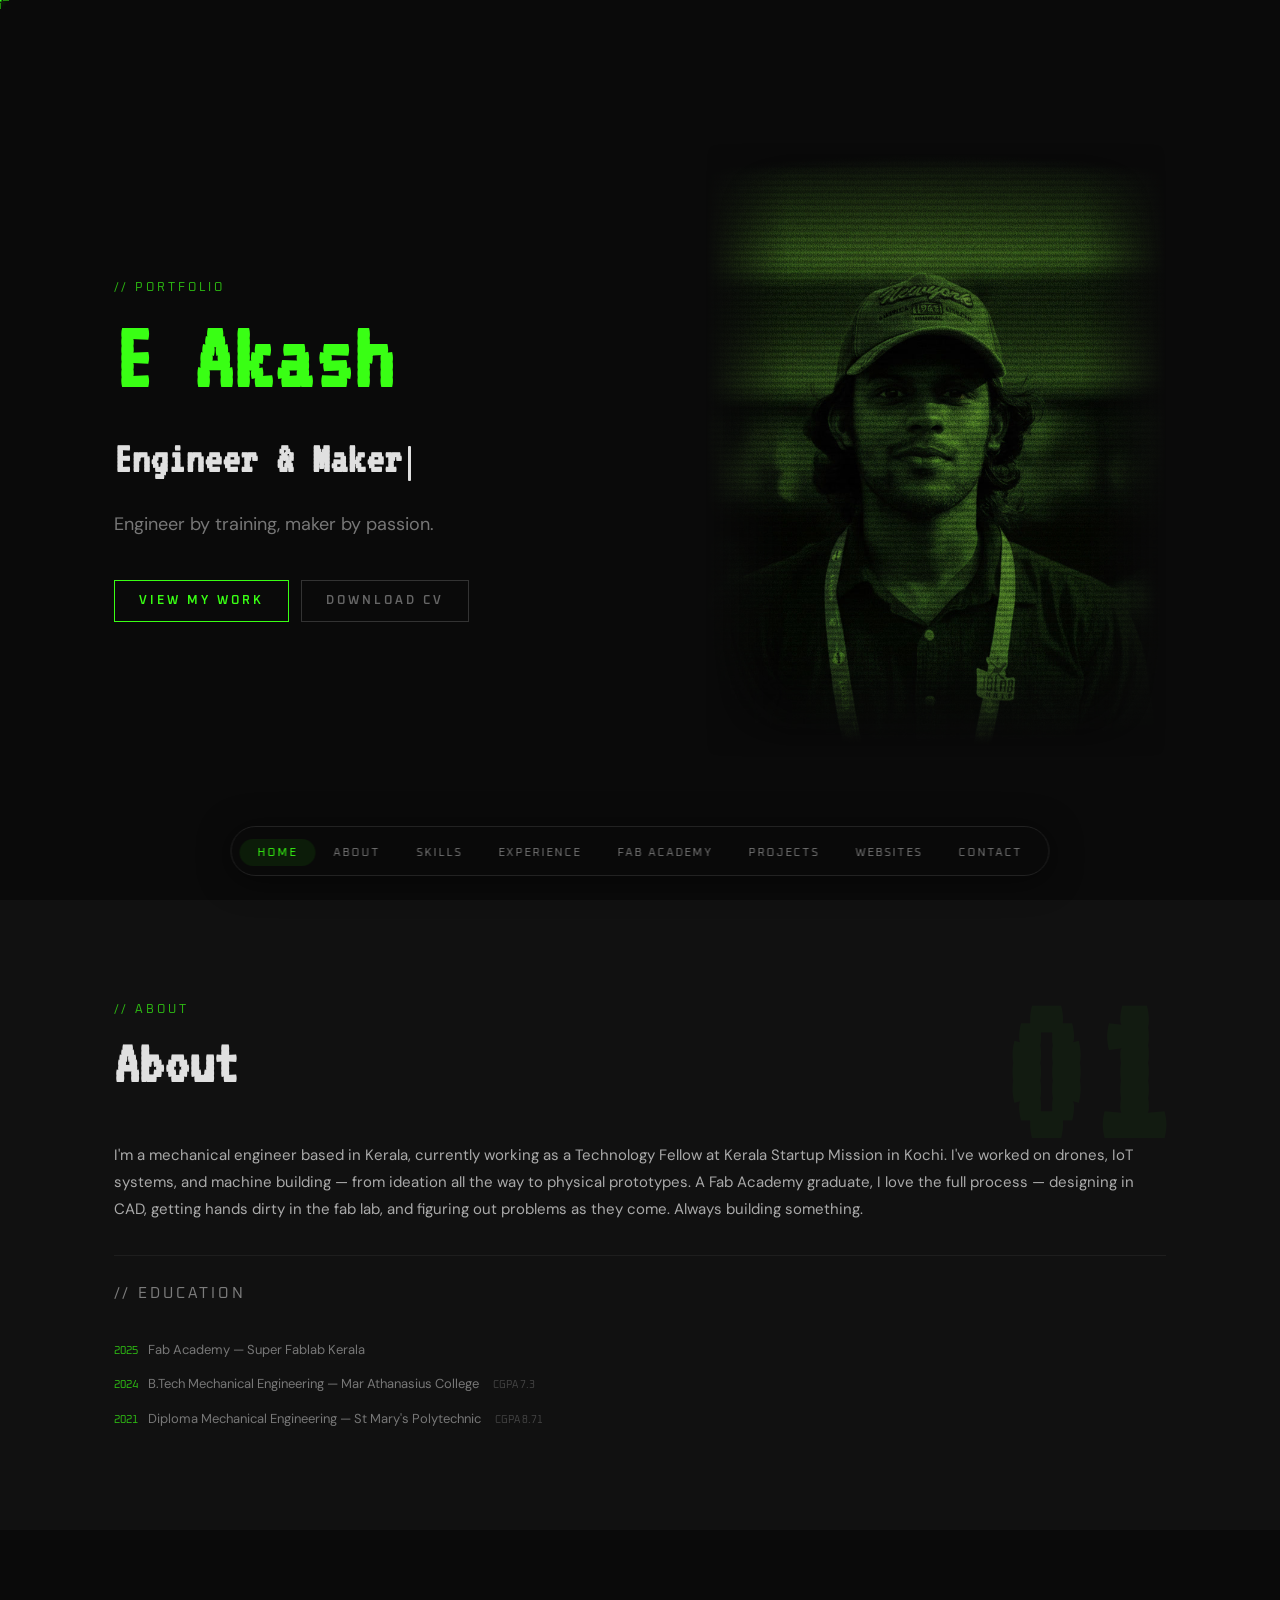
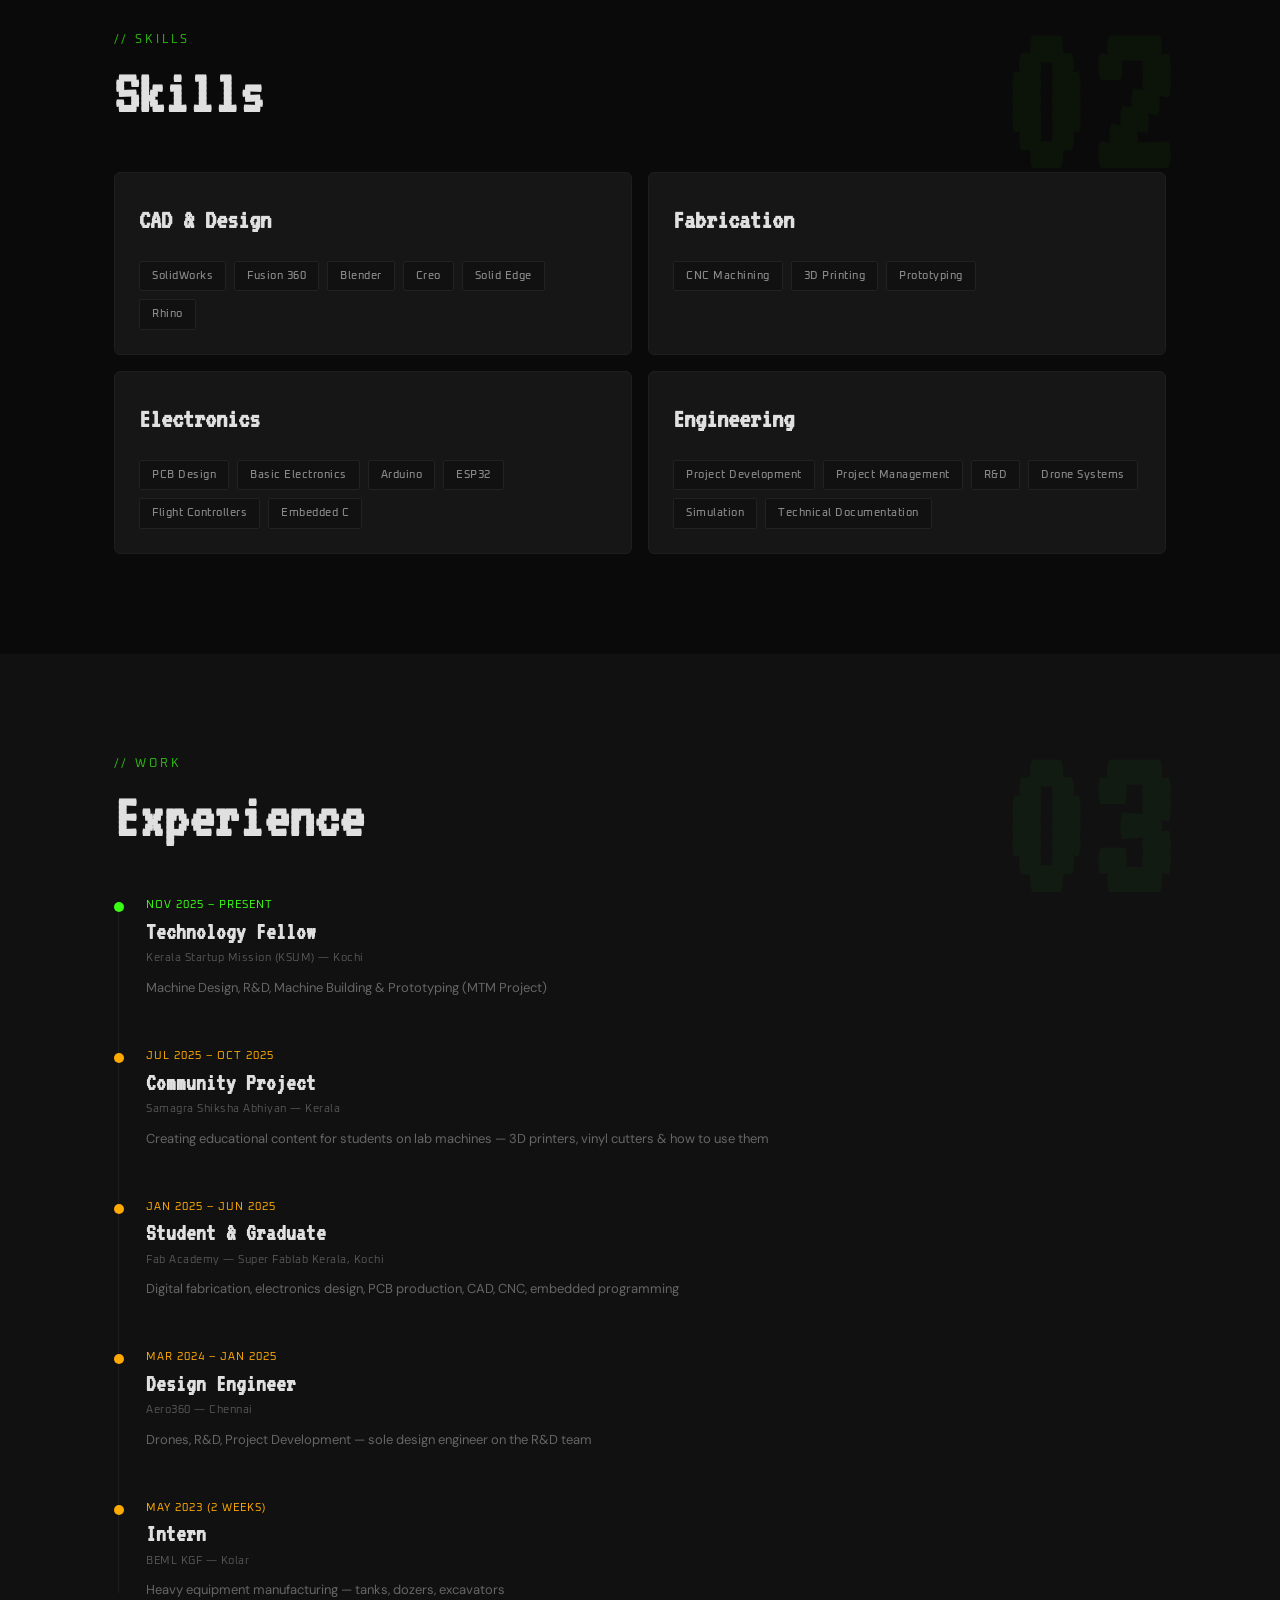
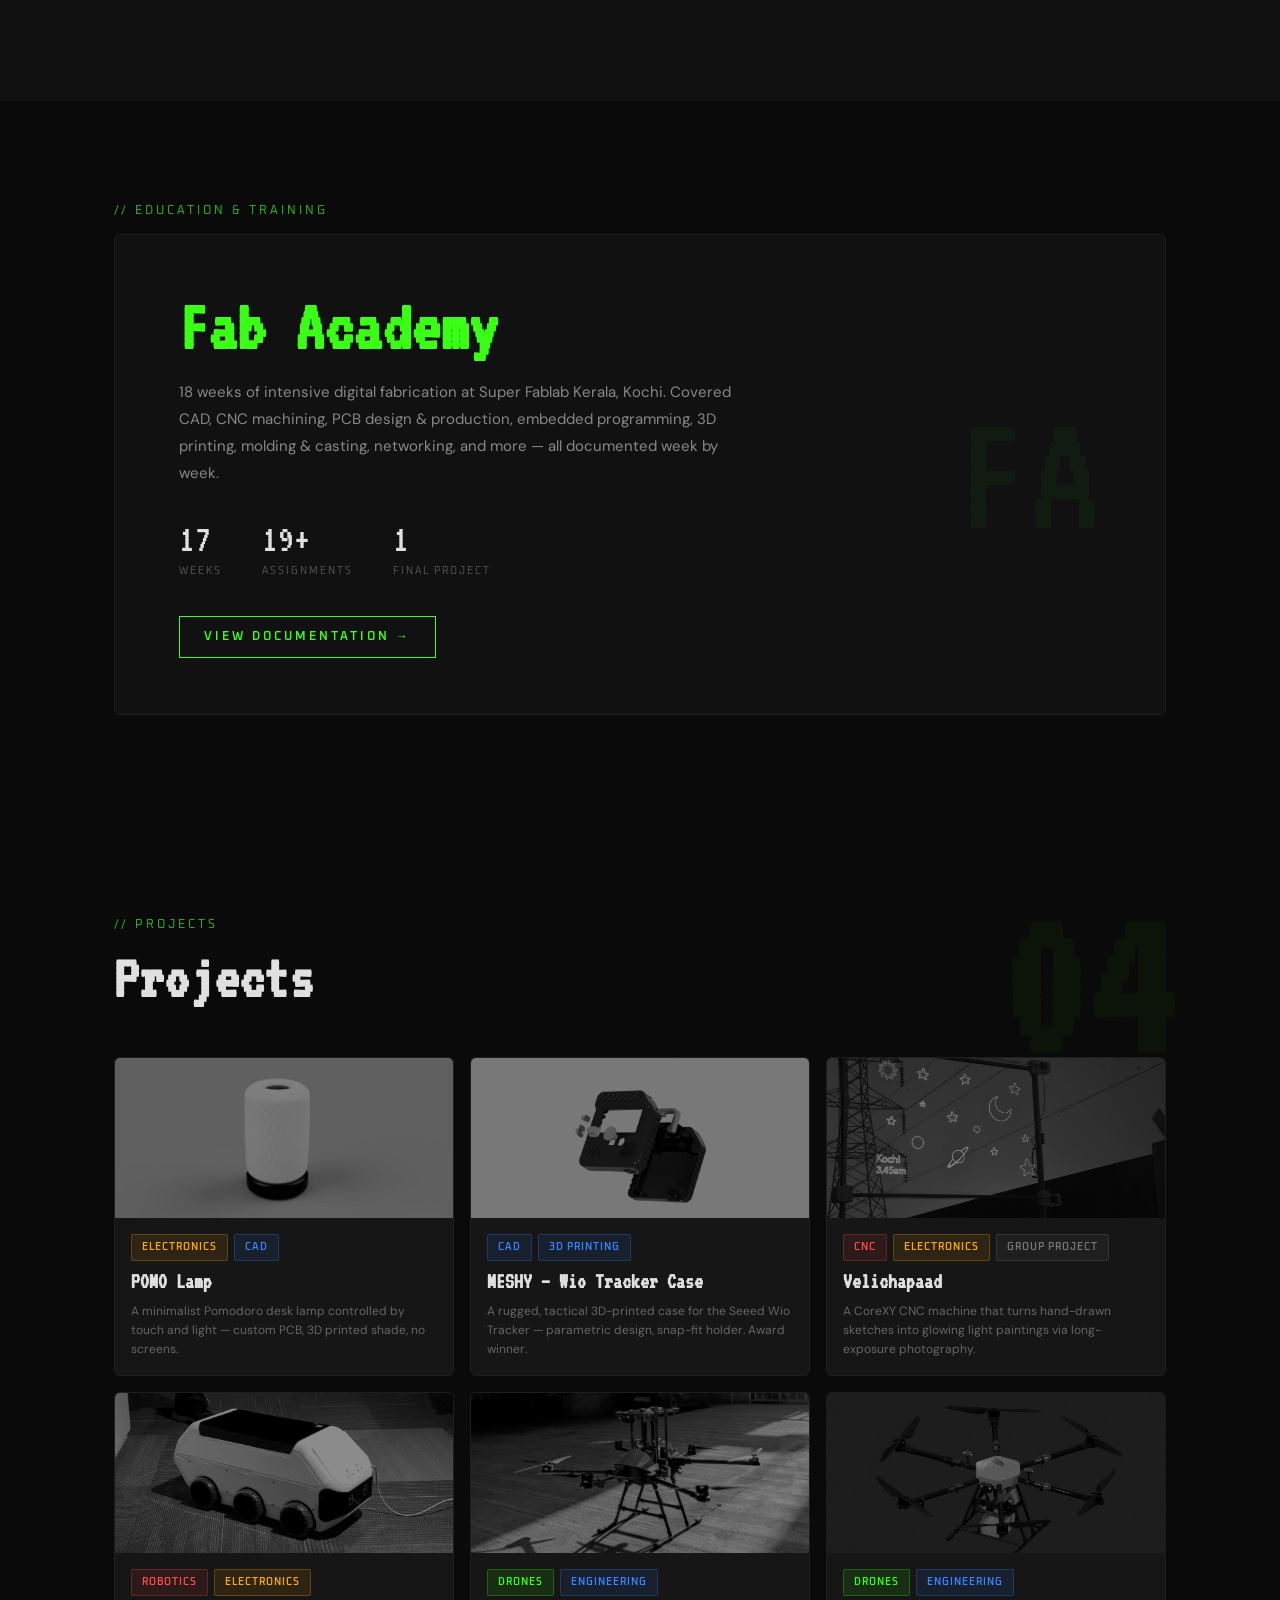
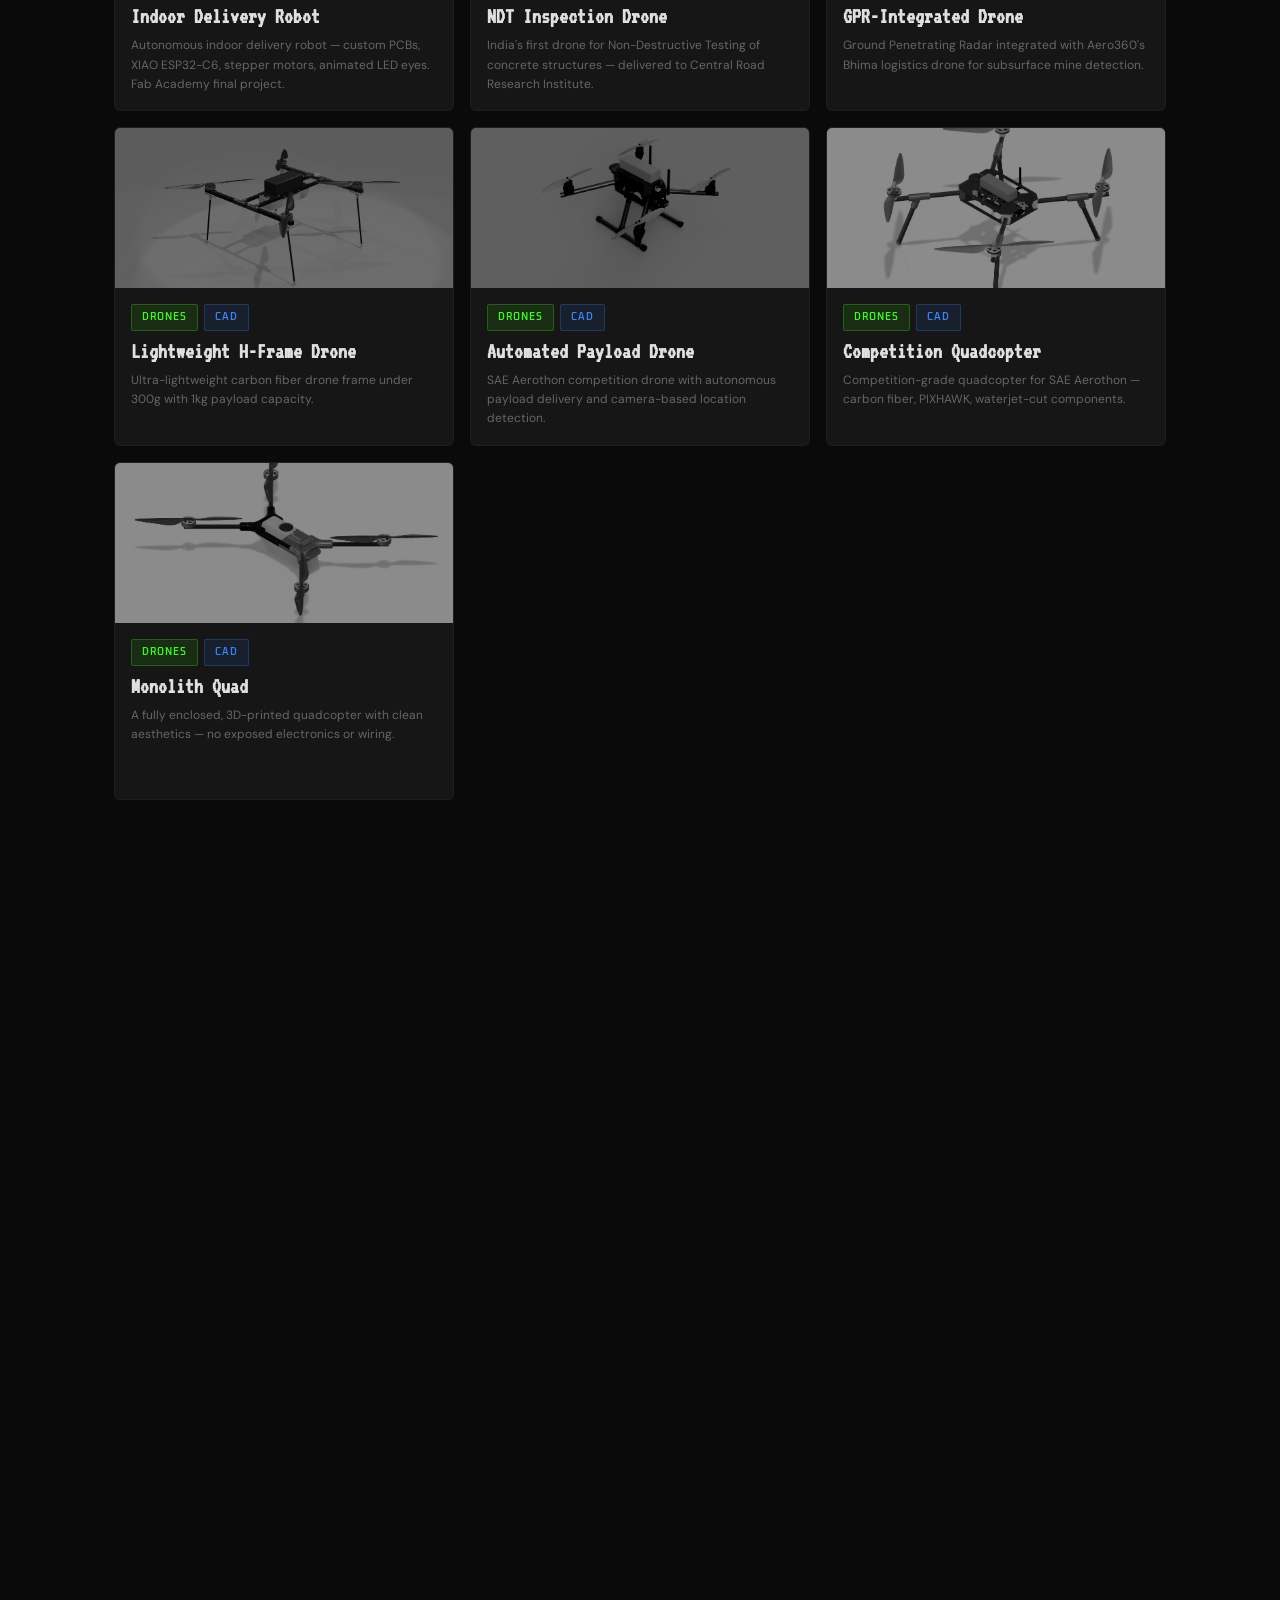
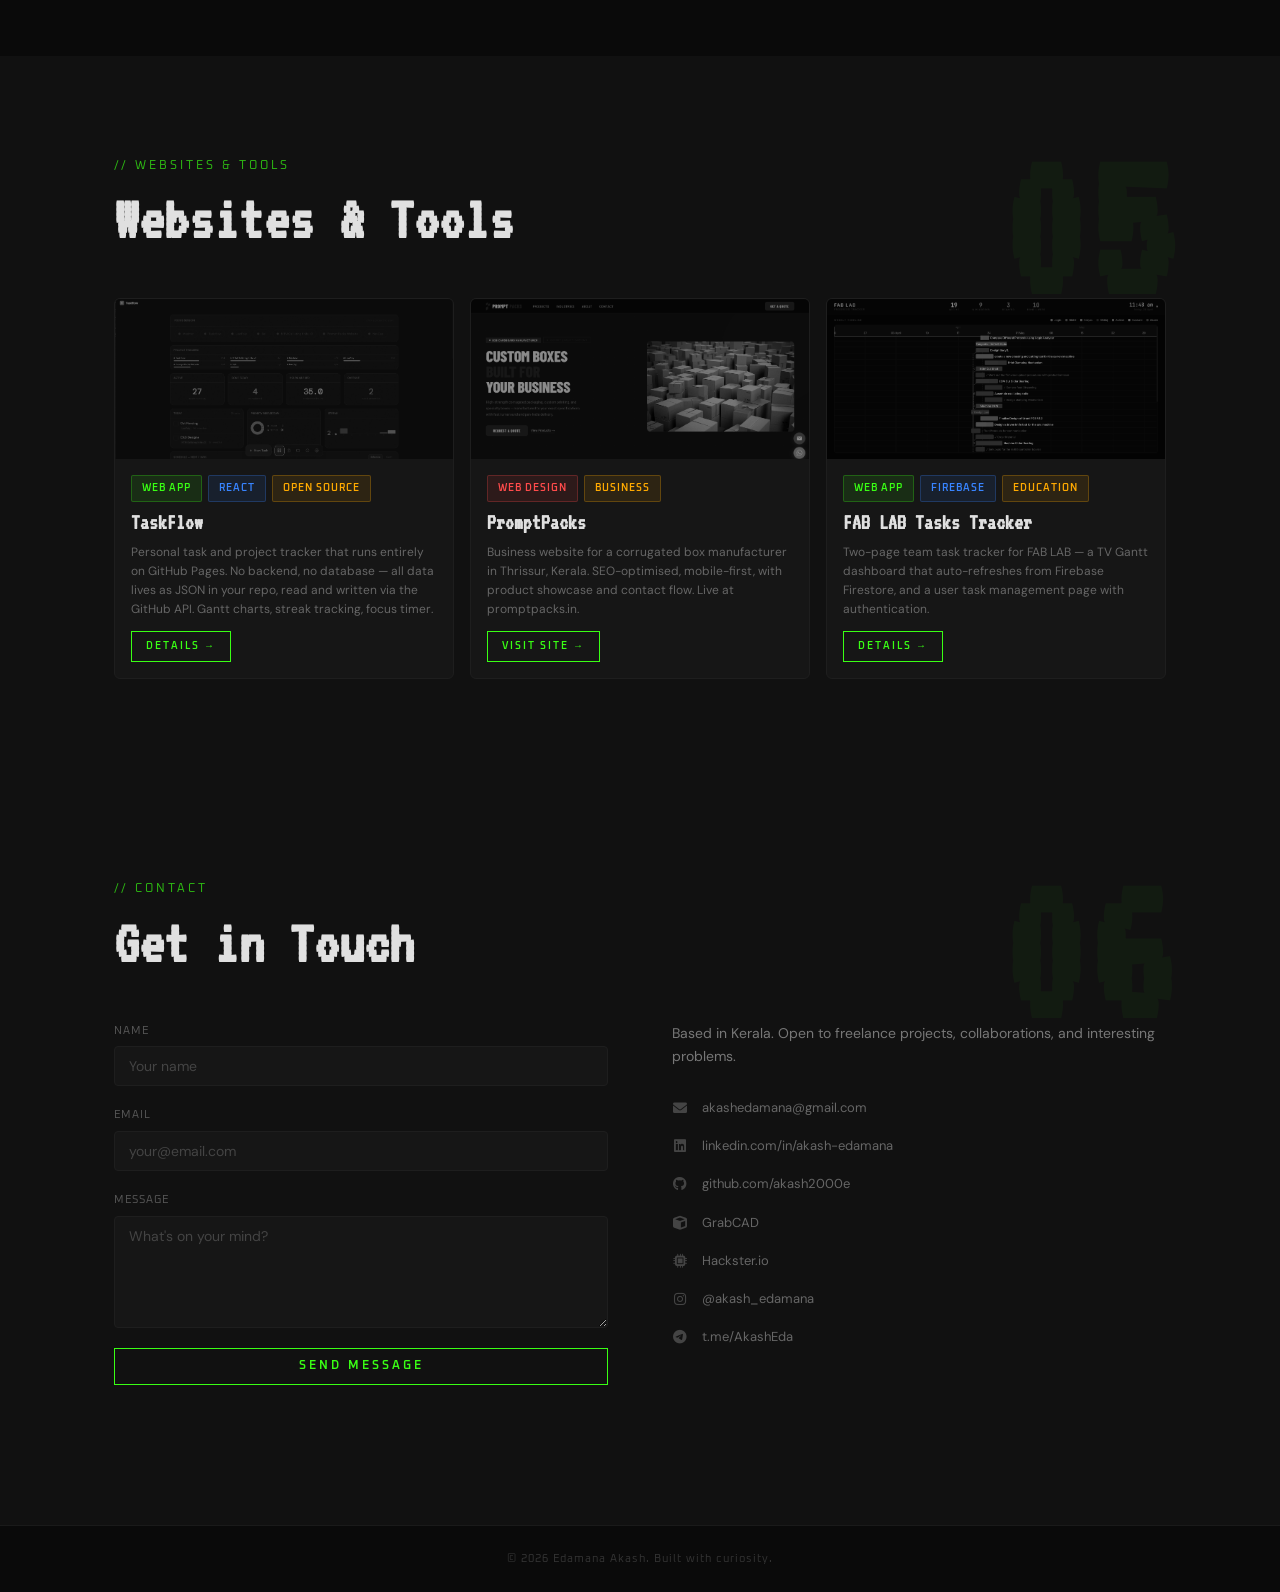
<file: index.html>
<!DOCTYPE html>
<html lang="en">
<head>
  <meta charset="UTF-8" />
  <meta name="viewport" content="width=device-width, initial-scale=1.0" />
  <title>E Akash — Portfolio</title>
  <meta name="description" content="Edamana Akash — Mechanical Engineer & Maker based in Kerala. Specialising in drones, robotics, digital fabrication, and CAD. Fab Academy 2025 graduate." />
  <meta property="og:title" content="E Akash — Portfolio" />
  <meta property="og:description" content="Mechanical Engineer & Maker. Drones, robotics, digital fabrication, and CAD." />
  <meta property="og:image" content="Images/Profile_Pic.jpg" />
  <meta property="og:type" content="website" />
  <meta name="twitter:card" content="summary_large_image" />
  <meta name="twitter:title" content="E Akash — Portfolio" />
  <meta name="twitter:description" content="Mechanical Engineer & Maker. Drones, robotics, digital fabrication, and CAD." />
  <link rel="icon" href="data:image/svg+xml,<svg xmlns='http://www.w3.org/2000/svg' viewBox='0 0 100 100'><circle cx='50' cy='50' r='50' fill='%2339ff14'/></svg>">

  <link rel="preconnect" href="https://fonts.googleapis.com">
  <link rel="preconnect" href="https://fonts.gstatic.com" crossorigin>
  <link href="https://fonts.googleapis.com/css2?family=VT323&family=Oxanium:wght@400;600&family=DM+Sans:wght@300;400;500&display=swap" rel="stylesheet">
  <link rel="stylesheet" href="https://cdnjs.cloudflare.com/ajax/libs/font-awesome/6.0.0/css/all.min.css">
  <link rel="stylesheet" href="styles.css">
</head>
<body>

  <!-- CUSTOM CURSOR -->
  <div id="cursor" aria-hidden="true">
    <div class="c-arm c-top"></div>
    <div class="c-arm c-right"></div>
    <div class="c-arm c-bottom"></div>
    <div class="c-arm c-left"></div>
    <div class="c-dot"></div>
  </div>

  <!-- SCROLL PROGRESS BAR -->
  <div id="scroll-progress" aria-hidden="true"></div>

  <!-- FLOATING BOTTOM NAV -->
  <nav class="bottom-nav">
    <ul class="nav-links" id="nav-links">
      <li><a href="#hero">Home</a></li>
      <li><a href="#about">About</a></li>
      <li><a href="#skills">Skills</a></li>
      <li><a href="#experience">Experience</a></li>
      <li><a href="#fabacademy">Fab Academy</a></li>
      <li><a href="#projects">Projects</a></li>
      <li><a href="#webtools">Websites</a></li>
      <li><a href="#contact">Contact</a></li>
    </ul>
  </nav>

  <!-- HERO SECTION -->
  <section id="hero">
    <div class="hero-inner">
      <div class="hero-content">
        <p class="section-label">// portfolio</p>
        <h1 class="hero-name">
          <span class="name-first">E</span><span class="name-expand">damana</span><span class="name-last">&nbsp;Akash</span>
        </h1>
        <h2 class="hero-title">Engineer &amp; Maker</h2>
        <p class="hero-tagline">Engineer by training, maker by passion.</p>
        <div class="hero-actions">
          <a href="#projects" class="btn">View My Work</a>
          <a href="E-Akash-Resume.pdf" download class="btn btn-ghost">Download CV</a>
        </div>
      </div>
      <div class="hero-photo">
        <img src="Images/Profile_Pic.jpg" alt="Akash Edamana" />
      </div>
    </div>
  </section>

  <!-- ABOUT SECTION -->
  <section id="about" class="fade-in">
    <div class="container">
      <p class="section-label">// about</p>
      <h2 class="section-heading" data-num="01">About</h2>
      <div class="about-text">
        <p>I'm a mechanical engineer based in Kerala, currently working as a Technology Fellow at Kerala Startup Mission in Kochi. I've worked on drones, IoT systems, and machine building — from ideation all the way to physical prototypes. A Fab Academy graduate, I love the full process — designing in CAD, getting hands dirty in the fab lab, and figuring out problems as they come. Always building something.</p>
        <div class="about-edu">
          <p class="edu-label">// education</p>
          <ul>
            <li><span class="edu-year">2025</span> Fab Academy — Super Fablab Kerala</li>
            <li><span class="edu-year">2024</span> B.Tech Mechanical Engineering — Mar Athanasius College <span class="edu-cgpa">CGPA 7.3</span></li>
            <li><span class="edu-year">2021</span> Diploma Mechanical Engineering — St Mary's Polytechnic <span class="edu-cgpa">CGPA 8.71</span></li>
          </ul>
        </div>
      </div>
    </div>
  </section>

  <!-- SKILLS SECTION -->
  <section id="skills" class="fade-in">
    <div class="container">
      <p class="section-label">// skills</p>
      <h2 class="section-heading" data-num="02">Skills</h2>
      <div class="skills-grid" data-stagger>

        <div class="skill-card">
          <h3 class="skill-category">CAD &amp; Design</h3>
          <div class="skill-pills">
            <span class="pill">SolidWorks</span>
            <span class="pill">Fusion 360</span>
            <span class="pill">Blender</span>
            <span class="pill">Creo</span>
            <span class="pill">Solid Edge</span>
            <span class="pill">Rhino</span>
          </div>
        </div>

        <div class="skill-card">
          <h3 class="skill-category">Fabrication</h3>
          <div class="skill-pills">
            <span class="pill">CNC Machining</span>
            <span class="pill">3D Printing</span>
            <span class="pill">Prototyping</span>
          </div>
        </div>

        <div class="skill-card">
          <h3 class="skill-category">Electronics</h3>
          <div class="skill-pills">
            <span class="pill">PCB Design</span>
            <span class="pill">Basic Electronics</span>
            <span class="pill">Arduino</span>
            <span class="pill">ESP32</span>
            <span class="pill">Flight Controllers</span>
            <span class="pill">Embedded C</span>
          </div>
        </div>

        <div class="skill-card">
          <h3 class="skill-category">Engineering</h3>
          <div class="skill-pills">
            <span class="pill">Project Development</span>
            <span class="pill">Project Management</span>
            <span class="pill">R&amp;D</span>
            <span class="pill">Drone Systems</span>
            <span class="pill">Simulation</span>
            <span class="pill">Technical Documentation</span>
          </div>
        </div>

      </div>
    </div>
  </section>

  <!-- WORK EXPERIENCE SECTION -->
  <section id="experience" class="fade-in">
    <div class="container">
      <p class="section-label">// work</p>
      <h2 class="section-heading" data-num="03">Experience</h2>
      <div class="timeline" data-stagger>

        <div class="timeline-item">
          <div class="timeline-dot green"></div>
          <div class="timeline-content">
            <span class="timeline-date green">Nov 2025 – Present</span>
            <h3 class="timeline-role">Technology Fellow</h3>
            <span class="timeline-company">Kerala Startup Mission (KSUM) — Kochi</span>
            <p class="timeline-desc">Machine Design, R&amp;D, Machine Building &amp; Prototyping (MTM Project)</p>
          </div>
        </div>

        <div class="timeline-item">
          <div class="timeline-dot amber"></div>
          <div class="timeline-content">
            <span class="timeline-date amber">Jul 2025 – Oct 2025</span>
            <h3 class="timeline-role">Community Project</h3>
            <span class="timeline-company">Samagra Shiksha Abhiyan — Kerala</span>
            <p class="timeline-desc">Creating educational content for students on lab machines — 3D printers, vinyl cutters &amp; how to use them</p>
          </div>
        </div>

        <div class="timeline-item">
          <div class="timeline-dot amber"></div>
          <div class="timeline-content">
            <span class="timeline-date amber">Jan 2025 – Jun 2025</span>
            <h3 class="timeline-role">Student &amp; Graduate</h3>
            <span class="timeline-company">Fab Academy — Super Fablab Kerala, Kochi</span>
            <p class="timeline-desc">Digital fabrication, electronics design, PCB production, CAD, CNC, embedded programming</p>
          </div>
        </div>

        <div class="timeline-item">
          <div class="timeline-dot amber"></div>
          <div class="timeline-content">
            <span class="timeline-date amber">Mar 2024 – Jan 2025</span>
            <h3 class="timeline-role">Design Engineer</h3>
            <span class="timeline-company">Aero360 — Chennai</span>
            <p class="timeline-desc">Drones, R&amp;D, Project Development — sole design engineer on the R&amp;D team</p>
          </div>
        </div>

        <div class="timeline-item">
          <div class="timeline-dot amber"></div>
          <div class="timeline-content">
            <span class="timeline-date amber">May 2023 (2 weeks)</span>
            <h3 class="timeline-role">Intern</h3>
            <span class="timeline-company">BEML KGF — Kolar</span>
            <p class="timeline-desc">Heavy equipment manufacturing — tanks, dozers, excavators</p>
          </div>
        </div>

      </div>
    </div>
  </section>

  <!-- FAB ACADEMY SECTION -->
  <section id="fabacademy" class="fade-in">
    <div class="container">
      <p class="section-label">// education &amp; training</p>
      <div class="fab-banner">
        <div class="fab-banner-text">
          <h2 class="fab-title">Fab Academy</h2>
          <p class="fab-desc">18 weeks of intensive digital fabrication at Super Fablab Kerala, Kochi. Covered CAD, CNC machining, PCB design &amp; production, embedded programming, 3D printing, molding &amp; casting, networking, and more — all documented week by week.</p>
          <div class="fab-stats">
            <div class="fab-stat">
              <span class="fab-stat-num">18</span>
              <span class="fab-stat-label">Weeks</span>
            </div>
            <div class="fab-stat">
              <span class="fab-stat-num">20+</span>
              <span class="fab-stat-label">Assignments</span>
            </div>
            <div class="fab-stat">
              <span class="fab-stat-num">1</span>
              <span class="fab-stat-label">Final Project</span>
            </div>
          </div>
          <a href="https://fabacademy.org/2025/labs/kochi/students/akash-edamana/index.html" target="_blank" rel="noopener" class="btn">View Documentation →</a>
        </div>
        <div class="fab-banner-tag">FA</div>
      </div>
    </div>
  </section>

  <!-- PROJECTS SECTION -->
  <section id="projects" class="fade-in">
    <div class="container">
      <p class="section-label">// projects</p>
      <h2 class="section-heading" data-num="04">Projects</h2>
      <div class="projects-grid" data-stagger>

        <!-- 1. POMO Lamp -->
        <a href="https://www.hackster.io/akashedamana/pomo-lamp-333d67" target="_blank" rel="noopener" class="project-card">
          <div class="card-img" style="background-image: url('Images/projects/Pomo.jpg')">
            <span class="card-img-fallback">PL</span>
          </div>
          <div class="card-body">
            <div class="card-tags">
              <span class="tag tag-amber">Electronics</span>
              <span class="tag tag-blue">CAD</span>
            </div>
            <h3 class="card-title">POMO Lamp</h3>
            <p class="card-desc">A minimalist Pomodoro desk lamp controlled by touch and light — custom PCB, 3D printed shade, no screens.</p>
          </div>
        </a>

        <!-- 2. MESHY -->
        <a href="https://www.hackster.io/akashedamana/meshy-wio-tracker-l1-e-ink-3d-printed-case-affad1" target="_blank" rel="noopener" class="project-card">
          <div class="card-img" style="background-image: url('Images/projects/Meshy.jpg')">
            <span class="card-img-fallback">MW</span>
          </div>
          <div class="card-body">
            <div class="card-tags">
              <span class="tag tag-blue">CAD</span>
              <span class="tag tag-blue">3D Printing</span>
            </div>
            <h3 class="card-title">MESHY — Wio Tracker Case</h3>
            <p class="card-desc">A rugged, tactical 3D-printed case for the Seeed Wio Tracker — parametric design, snap-fit holder. Award winner.</p>
          </div>
        </a>

        <!-- 3. Velichapaad -->
        <a href="https://www.hackster.io/maker-kootam/velichapaad-interactive-light-painting-machine-2ca423" target="_blank" rel="noopener" class="project-card">
          <div class="card-img" style="background-image: url('Images/projects/Velichapadu.jpg')">
            <span class="card-img-fallback">VL</span>
          </div>
          <div class="card-body">
            <div class="card-tags">
              <span class="tag tag-red">CNC</span>
              <span class="tag tag-amber">Electronics</span>
              <span class="tag tag-group">Group Project</span>
            </div>
            <h3 class="card-title">Velichapaad</h3>
            <p class="card-desc">A CoreXY CNC machine that turns hand-drawn sketches into glowing light paintings via long-exposure photography.</p>
          </div>
        </a>

        <!-- 4. Indoor Delivery Robot -->
        <a href="https://fabacademy.org/2025/labs/kochi/students/akash-edamana/Template/Final_Project.html" target="_blank" rel="noopener" class="project-card">
          <div class="card-img" style="background-image: url('Images/projects/Indore_Delivery%20robot.jpg')">
            <span class="card-img-fallback">DR</span>
          </div>
          <div class="card-body">
            <div class="card-tags">
              <span class="tag tag-red">Robotics</span>
              <span class="tag tag-amber">Electronics</span>
            </div>
            <h3 class="card-title">Indoor Delivery Robot</h3>
            <p class="card-desc">Autonomous indoor delivery robot — custom PCBs, XIAO ESP32-C6, stepper motors, animated LED eyes. Fab Academy final project.</p>
          </div>
        </a>

        <!-- 5. NDT Drone -->
        <a href="Project%20Documentation/ndt-drone.html" target="_blank" rel="noopener" class="project-card">
          <div class="card-img" style="background-image: url('Images/projects/NDT%20Inspection%20Drone.jpg')">
            <span class="card-img-fallback">ND</span>
          </div>
          <div class="card-body">
            <div class="card-tags">
              <span class="tag tag-green">Drones</span>
              <span class="tag tag-blue">Engineering</span>
            </div>
            <h3 class="card-title">NDT Inspection Drone</h3>
            <p class="card-desc">India's first drone for Non-Destructive Testing of concrete structures — delivered to Central Road Research Institute.</p>
          </div>
        </a>

        <!-- 7. GPR Drone -->
        <a href="Project%20Documentation/gpr-drone.html" target="_blank" rel="noopener" class="project-card">
          <div class="card-img" style="background-image: url('Images/projects/GPR.jpg')">
            <span class="card-img-fallback">GD</span>
          </div>
          <div class="card-body">
            <div class="card-tags">
              <span class="tag tag-green">Drones</span>
              <span class="tag tag-blue">Engineering</span>
            </div>
            <h3 class="card-title">GPR-Integrated Drone</h3>
            <p class="card-desc">Ground Penetrating Radar integrated with Aero360's Bhima logistics drone for subsurface mine detection.</p>
          </div>
        </a>

        <!-- 9. Lightweight H-Frame -->
        <a href="Project%20Documentation/Lightwight%20H-Frame%20Drone.html" target="_blank" rel="noopener" class="project-card">
          <div class="card-img" style="background-image: url('Images/projects/Lightweight%20H-Frame%20Drone.jpg')">
            <span class="card-img-fallback">LH</span>
          </div>
          <div class="card-body">
            <div class="card-tags">
              <span class="tag tag-green">Drones</span>
              <span class="tag tag-blue">CAD</span>
            </div>
            <h3 class="card-title">Lightweight H-Frame Drone</h3>
            <p class="card-desc">Ultra-lightweight carbon fiber drone frame under 300g with 1kg payload capacity.</p>
          </div>
        </a>

        <!-- 10. Automated Payload Drone -->
        <a href="Project%20Documentation/Automated%20%20Payload%20Drone.html" target="_blank" rel="noopener" class="project-card">
          <div class="card-img" style="background-image: url('Images/projects/Automated%20Payload%20Drone.jpg')">
            <span class="card-img-fallback">AP</span>
          </div>
          <div class="card-body">
            <div class="card-tags">
              <span class="tag tag-green">Drones</span>
              <span class="tag tag-blue">CAD</span>
            </div>
            <h3 class="card-title">Automated Payload Drone</h3>
            <p class="card-desc">SAE Aerothon competition drone with autonomous payload delivery and camera-based location detection.</p>
          </div>
        </a>

        <!-- 11. Competition Quadcopter -->
        <a href="Project%20Documentation/Competition%20Quad%20copter.html" target="_blank" rel="noopener" class="project-card">
          <div class="card-img" style="background-image: url('Images/projects/Competition%20Quadcopter.jpg')">
            <span class="card-img-fallback">CQ</span>
          </div>
          <div class="card-body">
            <div class="card-tags">
              <span class="tag tag-green">Drones</span>
              <span class="tag tag-blue">CAD</span>
            </div>
            <h3 class="card-title">Competition Quadcopter</h3>
            <p class="card-desc">Competition-grade quadcopter for SAE Aerothon — carbon fiber, PIXHAWK, waterjet-cut components.</p>
          </div>
        </a>

        <!-- 12. Monolith Quad -->
        <a href="Project%20Documentation/Monolith%20Quad.html" target="_blank" rel="noopener" class="project-card">
          <div class="card-img" style="background-image: url('Images/projects/Monolit%20Quad.jpg')">
            <span class="card-img-fallback">MQ</span>
          </div>
          <div class="card-body">
            <div class="card-tags">
              <span class="tag tag-green">Drones</span>
              <span class="tag tag-blue">CAD</span>
            </div>
            <h3 class="card-title">Monolith Quad</h3>
            <p class="card-desc">A fully enclosed, 3D-printed quadcopter with clean aesthetics — no exposed electronics or wiring.</p>
          </div>
        </a>

        <!-- 3D Printed Headphones -->
        <a href="Project%20Documentation/3d-printed-headphone.html" target="_blank" rel="noopener" class="project-card">
          <div class="card-img" style="background-image: url('Images/projects/3DPrintedHEad%20phone.jpeg')">
            <span class="card-img-fallback">3H</span>
          </div>
          <div class="card-body">
            <div class="card-tags">
              <span class="tag tag-blue">CAD</span>
              <span class="tag tag-blue">3D Printing</span>
              <span class="tag tag-amber">Reverse Engineering</span>
            </div>
            <h3 class="card-title">3D Printed Headphones</h3>
            <p class="card-desc">Broke a Lenovo headphone clone at Maker Faire Shenzhen — reverse-engineered it in Rhino &amp; Fusion 360, added a folding hinge, and rebuilt it entirely from the original electronics.</p>
          </div>
        </a>

        <!-- 14. Urumi Flatbed Cutter -->
        <a href="https://projects.fablabkerala.in/mtm_projects/urumi/" target="_blank" rel="noopener" class="project-card">
          <div class="card-img" style="background-image: url('Images/projects/Urumi.jpg')">
            <span class="card-img-fallback">UC</span>
          </div>
          <div class="card-body">
            <div class="card-tags">
              <span class="tag tag-red">CNC</span>
              <span class="tag tag-blue">Engineering</span>
              <span class="badge-coming-soon">In Progress</span>
            </div>
            <h3 class="card-title">Urumi Flatbed Cutter</h3>
            <p class="card-desc">A flatbed cutting machine for precise material cutting — currently in development at KSUM as part of the MTM initiative, alongside the Mini Plotter.</p>
          </div>
        </a>

        <!-- 13. Mini Plotter -->
        <a href="https://projects.fablabkerala.in/mtm_projects/mini_plotter/" target="_blank" rel="noopener" class="project-card">
          <div class="card-img" style="background-image: url('Images/projects/Mini%20Plotter.png')">
            <span class="card-img-fallback">MP</span>
          </div>
          <div class="card-body">
            <div class="card-tags">
              <span class="tag tag-blue">CAD</span>
              <span class="tag tag-blue">3D Printing</span>
              <span class="tag tag-green">Education</span>
            </div>
            <h3 class="card-title">Mini Plotter</h3>
            <p class="card-desc">A low-cost, fully 3D-printed desktop plotter designed for children to learn the basics of machines and drawing through hands-on making. Built at KSUM as part of the MTM initiative.</p>
          </div>
        </a>

        <!-- NavCap - In Progress -->
        <a href="https://www.hackster.io/538394/navcap-d61fa3" target="_blank" rel="noopener" class="project-card">
          <div class="card-img" style="background-image: url('Images/projects/NavCap.jpeg')">
            <span class="card-img-fallback">NC</span>
          </div>
          <div class="card-body">
            <div class="card-tags">
              <span class="tag tag-green">AI</span>
              <span class="tag tag-amber">Embedded</span>
              <span class="tag tag-blue">Accessibility</span>
            </div>
            <h3 class="card-title">NavCap</h3>
            <p class="card-desc">A wearable navigation assistant for the blind — camera, six haptic motors, and Gemini AI in a cowboy hat. Speak a query, feel your way there. Built at TinkerHub Physical AI Hackathon 2026.</p>
          </div>
        </a>

        <!-- Bell System - In Progress -->
        <div class="project-card">
          <div class="card-img">
            <span class="card-img-fallback">BS</span>
          </div>
          <div class="card-body">
            <div class="card-tags">
              <span class="tag tag-amber">Embedded</span>
              <span class="tag tag-blue">IoT</span>
              <span class="tag tag-red">Web</span>
              <span class="badge-coming-soon">In Progress</span>
            </div>
            <h3 class="card-title">Bell System</h3>
            <p class="card-desc">Wi-Fi controlled smart bell system for schools — browser dashboard to set schedules, automated timing, and relay-controlled bell. Built on Seeed XIAO ESP32C3.</p>
          </div>
        </div>

        <!-- MeshTor - In Progress -->
        <div class="project-card">
          <div class="card-img" style="background-image: url('Images/projects/Meshtor.jpg')">
            <span class="card-img-fallback">MT</span>
          </div>
          <div class="card-body">
            <div class="card-tags">
              <span class="tag tag-green">Embedded</span>
              <span class="tag tag-blue">LoRa</span>
              <span class="tag tag-amber">Meshtastic</span>
              <span class="badge-coming-soon">In Progress</span>
            </div>
            <h3 class="card-title">MeshTor</h3>
            <p class="card-desc">Meshtastic-integrated morse code communicator built into a torch. Tap morse on a single button — LED feedback confirms each dot, dash, and letter — then broadcasts over LoRa mesh. XIAO ESP32S3 + Wio-SX1262.</p>
          </div>
        </div>

      </div>
    </div>
  </section>

  <!-- WEBSITES & TOOLS SECTION -->
  <section id="webtools" class="fade-in">
    <div class="container">
      <p class="section-label">// websites &amp; tools</p>
      <h2 class="section-heading" data-num="05">Websites &amp; Tools</h2>
      <div class="projects-grid" data-stagger>

        <!-- TaskFlow -->
        <div class="project-card webtool-card">
          <div class="card-img" style="background-image: url('Images/Website/Taskflow.png')">
            <span class="card-img-fallback">TF</span>
          </div>
          <div class="card-body">
            <div class="card-tags">
              <span class="tag tag-green">Web App</span>
              <span class="tag tag-blue">React</span>
              <span class="tag tag-amber">Open Source</span>
            </div>
            <h3 class="card-title">TaskFlow</h3>
            <p class="card-desc">Personal task and project tracker that runs entirely on GitHub Pages. No backend, no database — all data lives as JSON in your repo, read and written via the GitHub API. Gantt charts, streak tracking, focus timer.</p>
            <div class="card-actions">
              <a href="Project%20Documentation/taskflow.html" target="_blank" rel="noopener" class="btn btn-sm">Details →</a>
            </div>
          </div>
        </div>

        <!-- PromptPacks -->
        <div class="project-card webtool-card">
          <div class="card-img" style="background-image: url('Images/Website/Promptpacks.png')">
            <span class="card-img-fallback">PP</span>
          </div>
          <div class="card-body">
            <div class="card-tags">
              <span class="tag tag-red">Web Design</span>
              <span class="tag tag-amber">Business</span>
            </div>
            <h3 class="card-title">PromptPacks</h3>
            <p class="card-desc">Business website for a corrugated box manufacturer in Thrissur, Kerala. SEO-optimised, mobile-first, with product showcase and contact flow. Live at promptpacks.in.</p>
            <div class="card-actions">
              <a href="https://promptpacks.in/" target="_blank" rel="noopener" class="btn btn-sm">Visit Site →</a>
            </div>
          </div>
        </div>

        <!-- FAB LAB Tasks Tracker -->
        <div class="project-card webtool-card">
          <div class="card-img" style="background-image: url('Images/Website/FABLABTasks%20Tracker.png')">
            <span class="card-img-fallback">FT</span>
          </div>
          <div class="card-body">
            <div class="card-tags">
              <span class="tag tag-green">Web App</span>
              <span class="tag tag-blue">Firebase</span>
              <span class="tag tag-amber">Education</span>
            </div>
            <h3 class="card-title">FAB LAB Tasks Tracker</h3>
            <p class="card-desc">Two-page team task tracker for FAB LAB — a TV Gantt dashboard that auto-refreshes from Firebase Firestore, and a user task management page with authentication.</p>
            <div class="card-actions">
              <a href="Project%20Documentation/fab-tasks-tracker.html" target="_blank" rel="noopener" class="btn btn-sm">Details →</a>
            </div>
          </div>
        </div>

      </div>
    </div>
  </section>

  <!-- CONTACT SECTION -->
  <section id="contact" class="fade-in">
    <div class="container">
      <p class="section-label">// contact</p>
      <h2 class="section-heading" data-num="06">Get in Touch</h2>
      <div class="contact-grid">

        <!-- Replace YOUR_FORM_ID below with your Formspree form ID (free at formspree.io) -->
        <form class="contact-form" id="contact-form" action="https://formspree.io/f/YOUR_FORM_ID" method="POST">
          <div class="form-group">
            <label for="name">Name</label>
            <input type="text" id="name" name="name" placeholder="Your name" required />
          </div>
          <div class="form-group">
            <label for="email">Email</label>
            <input type="email" id="email" name="email" placeholder="your@email.com" required />
          </div>
          <div class="form-group">
            <label for="message">Message</label>
            <textarea id="message" name="message" rows="5" placeholder="What's on your mind?" required></textarea>
          </div>
          <button type="submit" class="btn" id="form-submit-btn">Send Message</button>
          <p class="form-status" id="form-status" aria-live="polite"></p>
        </form>

        <div class="contact-links">
          <p class="contact-intro">Based in Kerala. Open to freelance projects, collaborations, and interesting problems.</p>
          <ul class="social-list">
            <li>
              <a href="mailto:akashedamana@gmail.com">
                <i class="fas fa-envelope"></i>
                <span>akashedamana@gmail.com</span>
              </a>
            </li>
            <li>
              <a href="https://www.linkedin.com/in/akash-edamana" target="_blank" rel="noopener">
                <i class="fab fa-linkedin"></i>
                <span>linkedin.com/in/akash-edamana</span>
              </a>
            </li>
            <li>
              <a href="https://github.com/akash2000e" target="_blank" rel="noopener">
                <i class="fab fa-github"></i>
                <span>github.com/akash2000e</span>
              </a>
            </li>
            <li>
              <a href="https://grabcad.com/akash.edamana-1" target="_blank" rel="noopener">
                <i class="fas fa-cube"></i>
                <span>GrabCAD</span>
              </a>
            </li>
            <li>
              <a href="https://www.hackster.io/akashedamana" target="_blank" rel="noopener">
                <i class="fas fa-microchip"></i>
                <span>Hackster.io</span>
              </a>
            </li>
            <li>
              <a href="https://www.instagram.com/akash_edamana" target="_blank" rel="noopener">
                <i class="fab fa-instagram"></i>
                <span>@akash_edamana</span>
              </a>
            </li>
            <li>
              <a href="https://t.me/AkashEda" target="_blank" rel="noopener">
                <i class="fab fa-telegram"></i>
                <span>t.me/AkashEda</span>
              </a>
            </li>
          </ul>
        </div>

      </div>
    </div>
  </section>

  <!-- FOOTER -->
  <footer>
    <p id="footer-copy">© 2025 Edamana Akash. Built with curiosity.</p>
  </footer>

  <script src="script.js"></script>
</body>
</html>
</file>
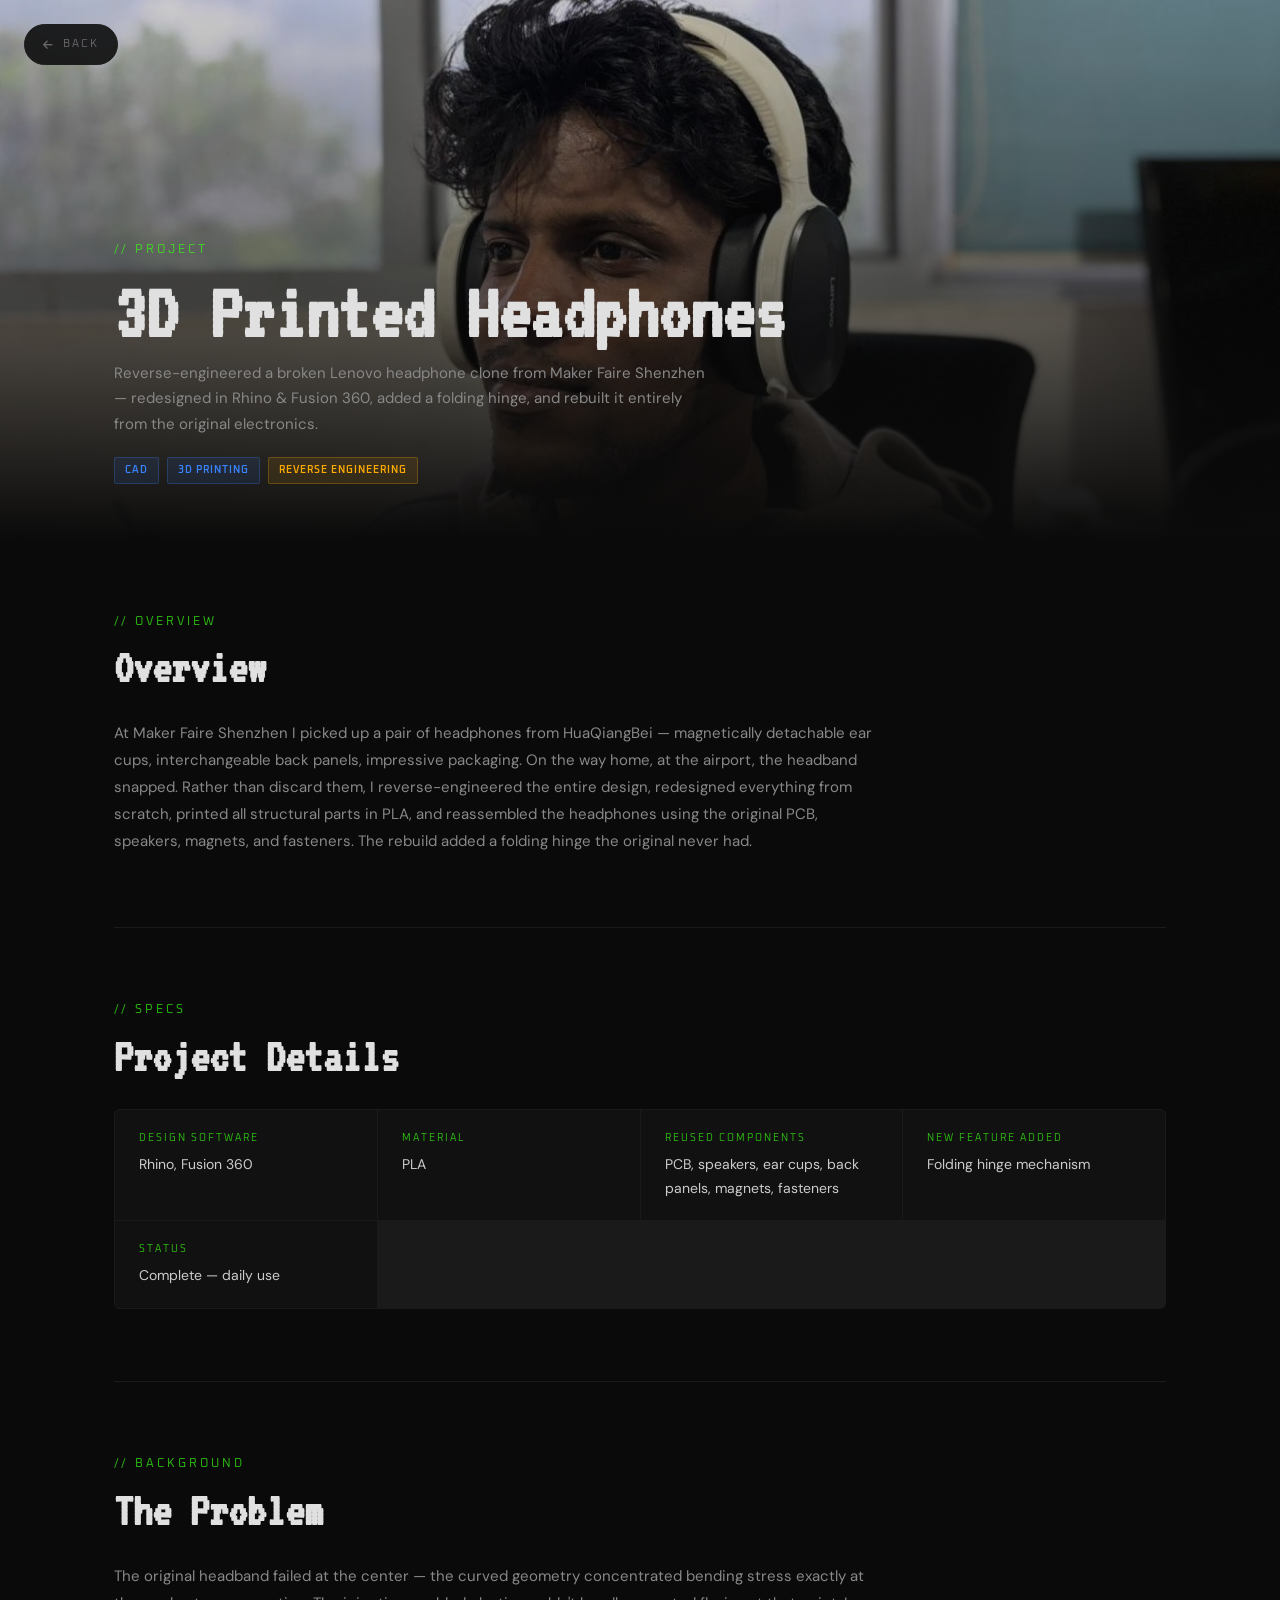
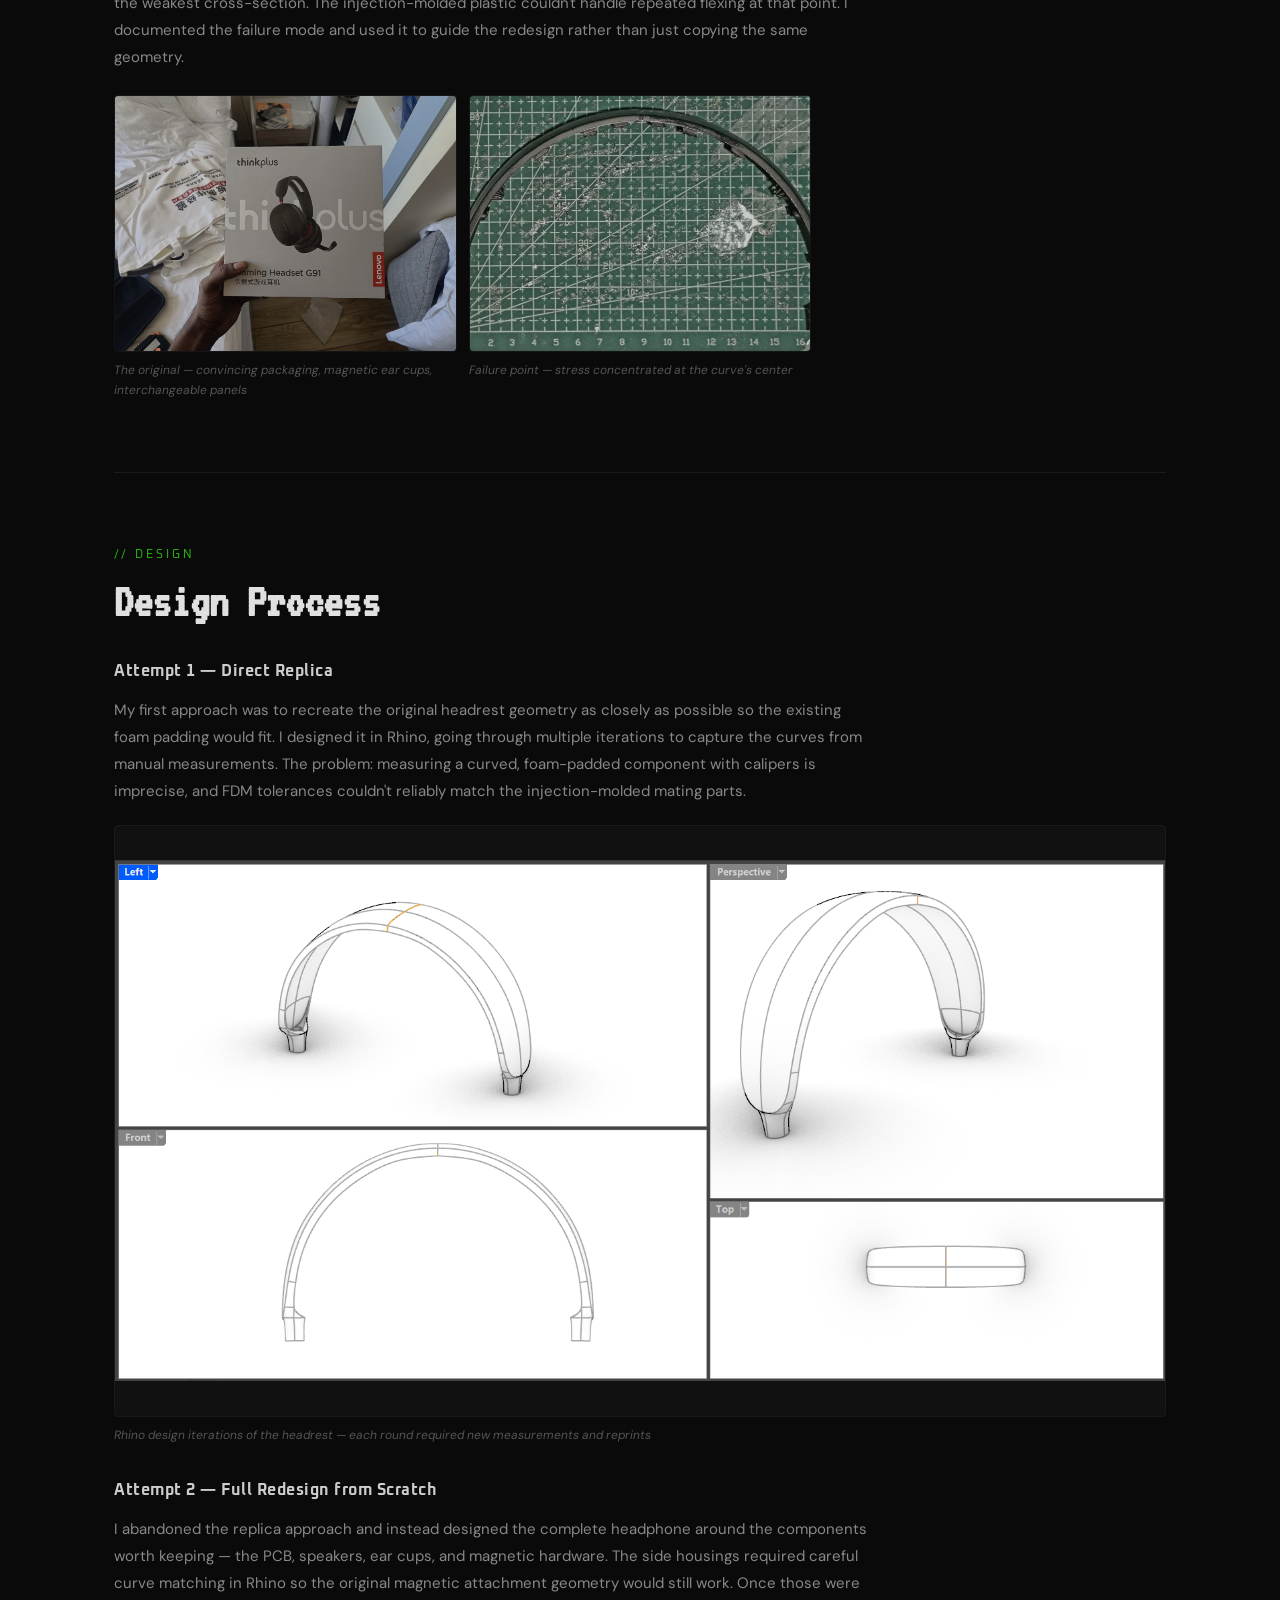
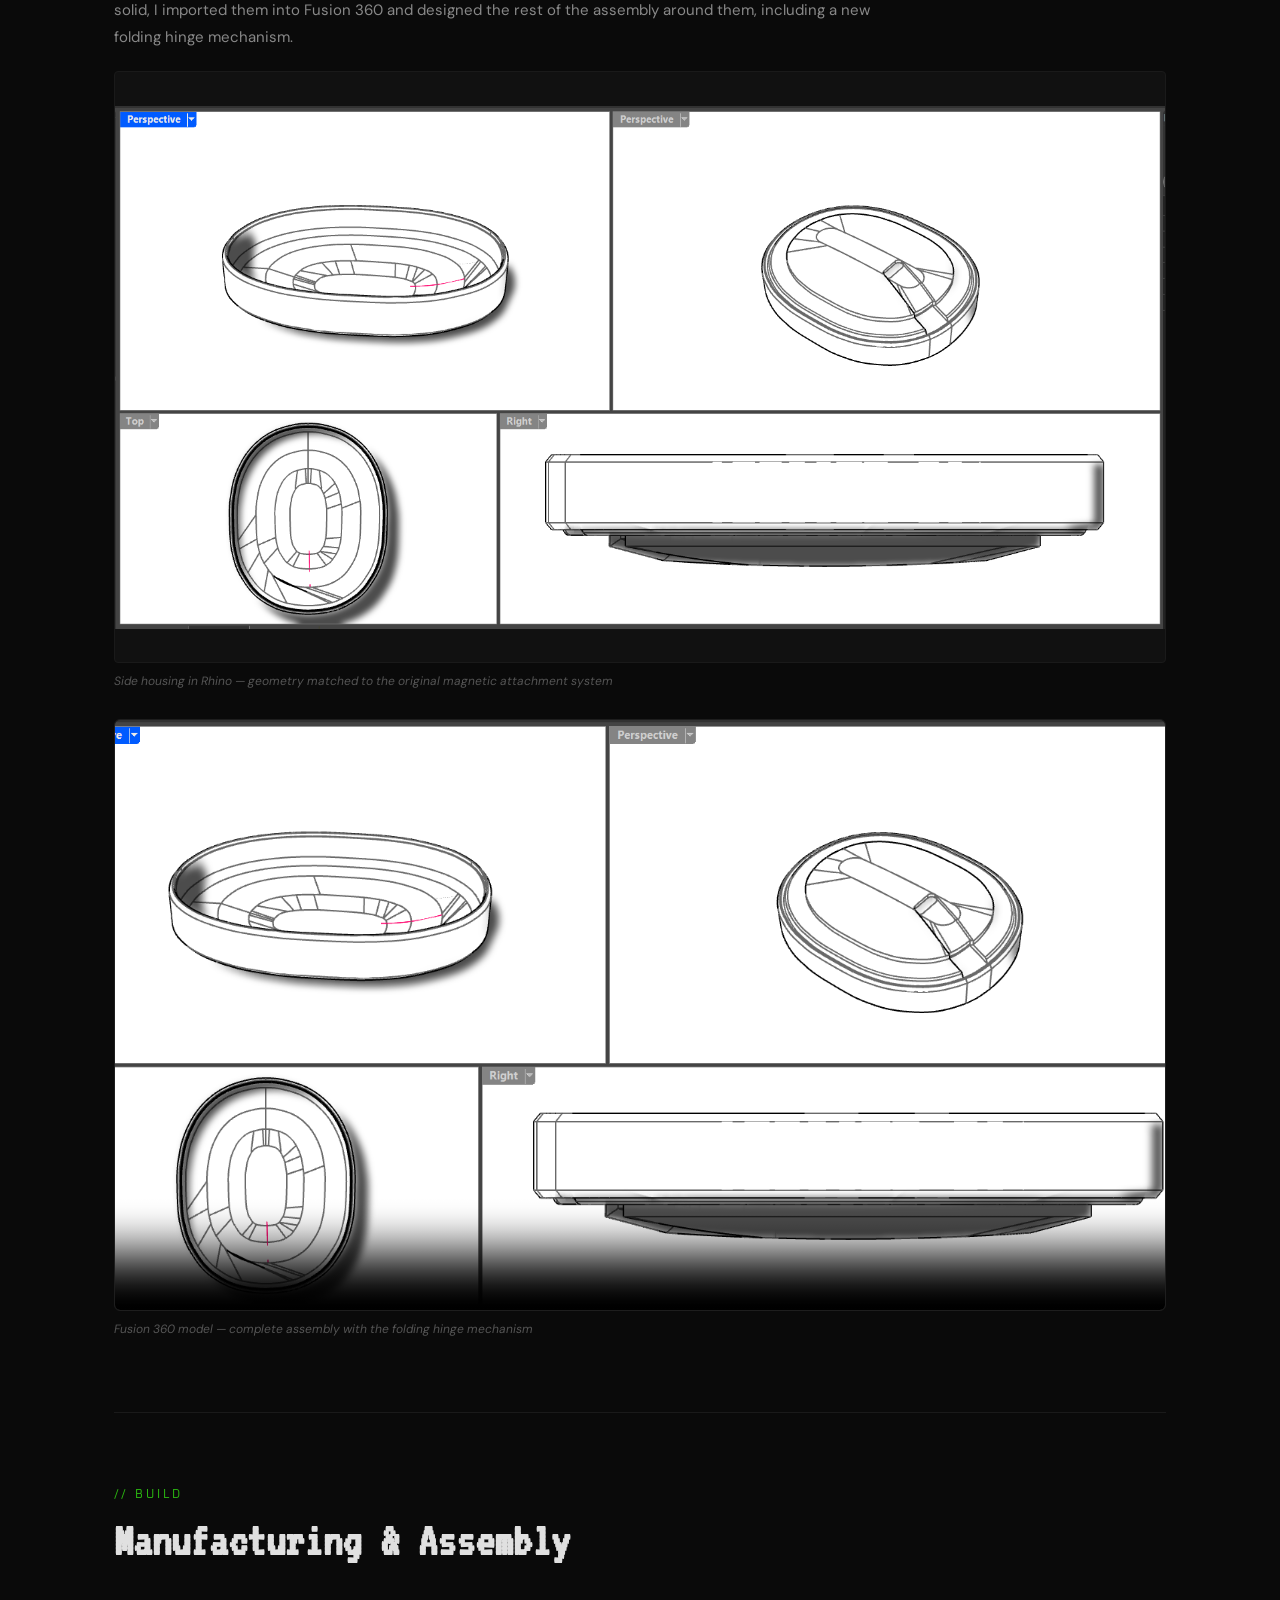
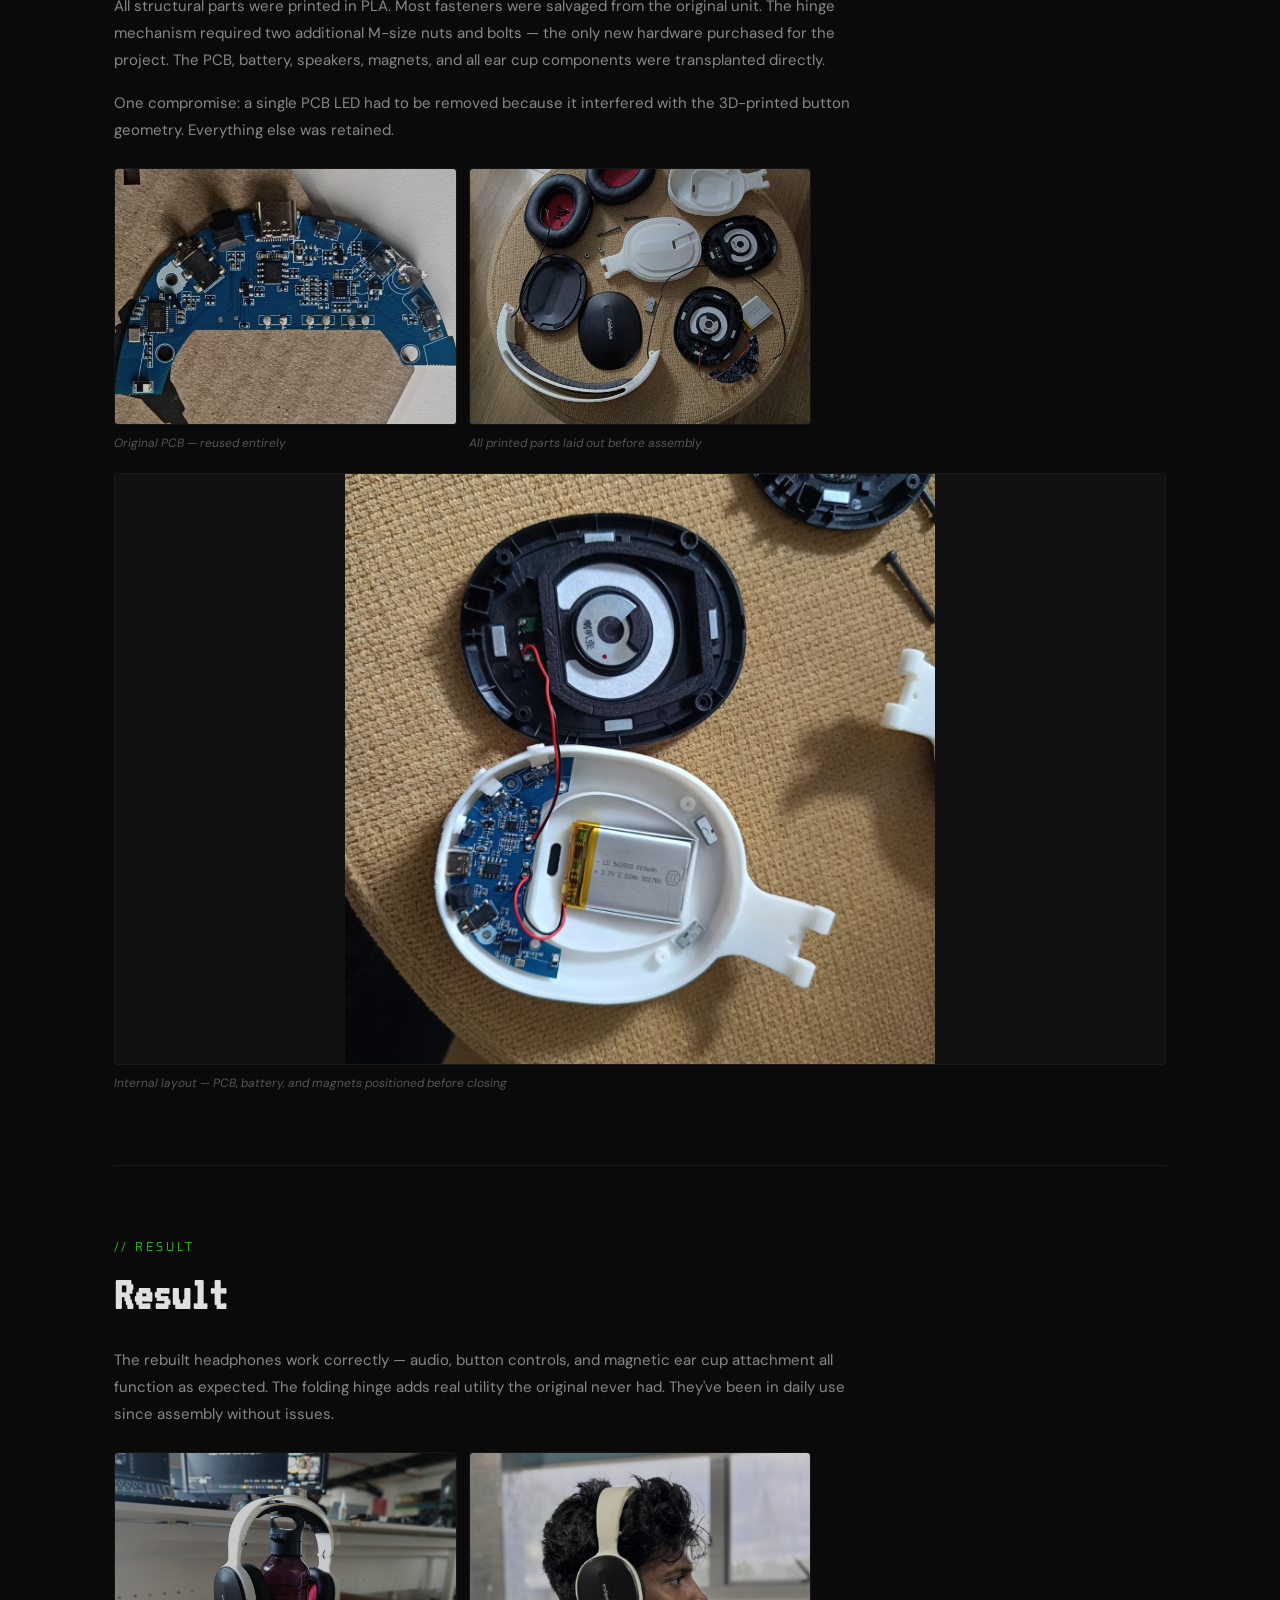
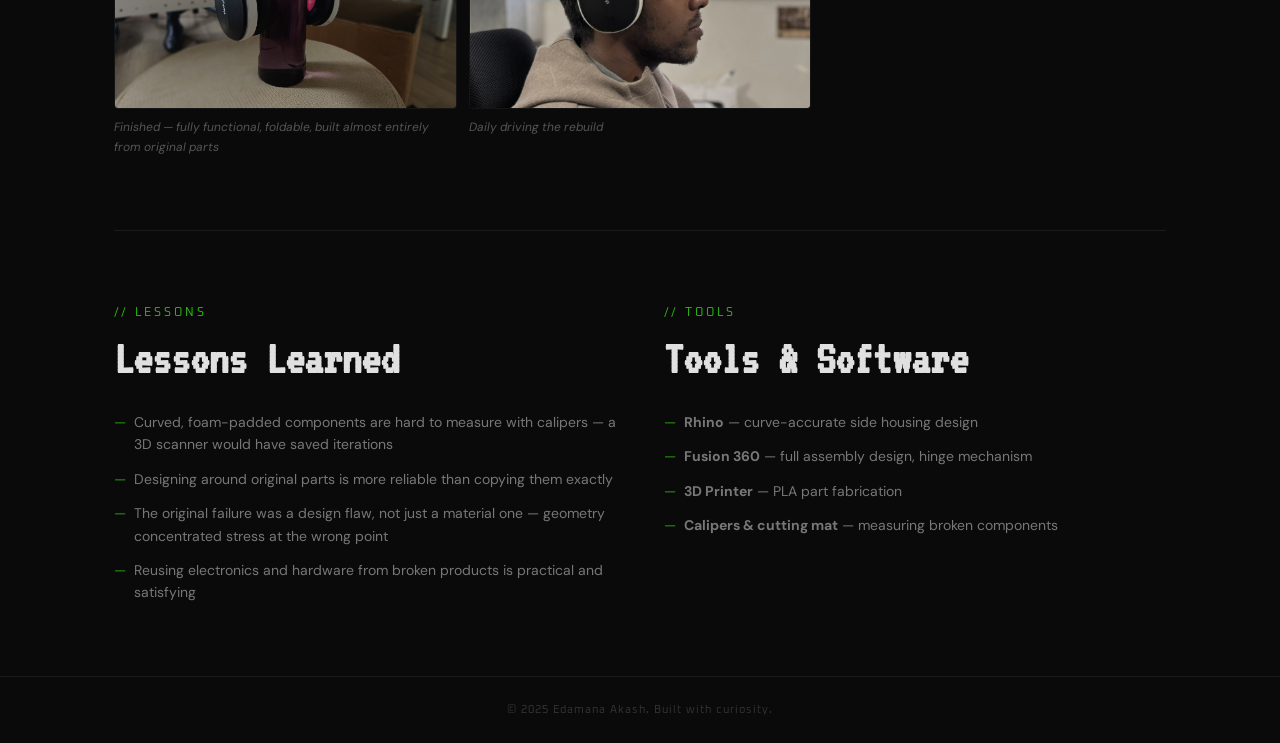
<file: Project Documentation/3d-printed-headphone.html>
<!DOCTYPE html>
<html lang="en">
<head>
  <meta charset="UTF-8">
  <meta name="viewport" content="width=device-width, initial-scale=1.0">
  <meta name="theme-color" content="#0a0a0a">
  <title>3D Printed Headphones — E Akash</title>
  <link rel="icon" href="data:image/svg+xml,<svg xmlns='http://www.w3.org/2000/svg' viewBox='0 0 100 100'><circle cx='50' cy='50' r='50' fill='%2339ff14'/></svg>">
  <link rel="preconnect" href="https://fonts.googleapis.com">
  <link rel="preconnect" href="https://fonts.gstatic.com" crossorigin>
  <link href="https://fonts.googleapis.com/css2?family=VT323&family=Oxanium:wght@400;600&family=DM+Sans:wght@300;400;500&display=swap" rel="stylesheet">
  <link rel="stylesheet" href="https://cdnjs.cloudflare.com/ajax/libs/font-awesome/6.0.0/css/all.min.css">
  <link rel="stylesheet" href="../styles.css">
</head>
<body>

  <a href="../index.html#projects" class="doc-back">
    <i class="fas fa-arrow-left"></i> Back
  </a>

  <div class="doc-hero" style="background-image: url('./3D_PrintedHeadPhone/Media/Me2.jpeg')">
    <div class="doc-hero-overlay"></div>
    <div class="doc-hero-inner">
      <p class="section-label">// project</p>
      <h1 class="doc-hero-title">3D Printed Headphones</h1>
      <p class="doc-hero-sub">Reverse-engineered a broken Lenovo headphone clone from Maker Faire Shenzhen — redesigned in Rhino &amp; Fusion 360, added a folding hinge, and rebuilt it entirely from the original electronics.</p>
      <div class="doc-hero-tags">
        <span class="tag tag-blue">CAD</span>
        <span class="tag tag-blue">3D Printing</span>
        <span class="tag tag-amber">Reverse Engineering</span>
      </div>
    </div>
  </div>

  <div class="doc-body">
    <div class="doc-container">

      <section class="doc-section">
        <p class="section-label">// overview</p>
        <h2 class="doc-heading">Overview</h2>
        <p class="doc-text">At Maker Faire Shenzhen I picked up a pair of headphones from HuaQiangBei — magnetically detachable ear cups, interchangeable back panels, impressive packaging. On the way home, at the airport, the headband snapped. Rather than discard them, I reverse-engineered the entire design, redesigned everything from scratch, printed all structural parts in PLA, and reassembled the headphones using the original PCB, speakers, magnets, and fasteners. The rebuild added a folding hinge the original never had.</p>
      </section>

      <section class="doc-section">
        <p class="section-label">// specs</p>
        <h2 class="doc-heading">Project Details</h2>
        <div class="doc-spec-grid">
          <div class="doc-spec-item">
            <span class="doc-spec-key">Design Software</span>
            <span class="doc-spec-val">Rhino, Fusion 360</span>
          </div>
          <div class="doc-spec-item">
            <span class="doc-spec-key">Material</span>
            <span class="doc-spec-val">PLA</span>
          </div>
          <div class="doc-spec-item">
            <span class="doc-spec-key">Reused Components</span>
            <span class="doc-spec-val">PCB, speakers, ear cups, back panels, magnets, fasteners</span>
          </div>
          <div class="doc-spec-item">
            <span class="doc-spec-key">New Feature Added</span>
            <span class="doc-spec-val">Folding hinge mechanism</span>
          </div>
          <div class="doc-spec-item">
            <span class="doc-spec-key">Status</span>
            <span class="doc-spec-val">Complete — daily use</span>
          </div>
        </div>
      </section>

      <section class="doc-section">
        <p class="section-label">// background</p>
        <h2 class="doc-heading">The Problem</h2>
        <p class="doc-text">The original headband failed at the center — the curved geometry concentrated bending stress exactly at the weakest cross-section. The injection-molded plastic couldn't handle repeated flexing at that point. I documented the failure mode and used it to guide the redesign rather than just copying the same geometry.</p>
        <div class="doc-gallery" style="margin-top:24px">
          <div>
            <img class="doc-gallery-img" src="./3D_PrintedHeadPhone/Media/Real%20box.jpg" alt="Original headphone with packaging" loading="lazy">
            <p class="doc-caption">The original — convincing packaging, magnetic ear cups, interchangeable panels</p>
          </div>
          <div>
            <img class="doc-gallery-img" src="./3D_PrintedHeadPhone/Media/HeadRest%20profile.jpg" alt="Broken headrest showing stress fracture" loading="lazy">
            <p class="doc-caption">Failure point — stress concentrated at the curve's center</p>
          </div>
        </div>
      </section>

      <section class="doc-section">
        <p class="section-label">// design</p>
        <h2 class="doc-heading">Design Process</h2>

        <h3 class="doc-subheading">Attempt 1 — Direct Replica</h3>
        <p class="doc-text">My first approach was to recreate the original headrest geometry as closely as possible so the existing foam padding would fit. I designed it in Rhino, going through multiple iterations to capture the curves from manual measurements. The problem: measuring a curved, foam-padded component with calipers is imprecise, and FDM tolerances couldn't reliably match the injection-molded mating parts.</p>
        <img class="doc-img-full" src="./3D_PrintedHeadPhone/Media/Screenshot%202026-05-09%20123032.png" alt="Rhino headrest design iterations" loading="lazy">
        <p class="doc-caption">Rhino design iterations of the headrest — each round required new measurements and reprints</p>

        <h3 class="doc-subheading">Attempt 2 — Full Redesign from Scratch</h3>
        <p class="doc-text">I abandoned the replica approach and instead designed the complete headphone around the components worth keeping — the PCB, speakers, ear cups, and magnetic hardware. The side housings required careful curve matching in Rhino so the original magnetic attachment geometry would still work. Once those were solid, I imported them into Fusion 360 and designed the rest of the assembly around them, including a new folding hinge mechanism.</p>
        <img class="doc-img-full" src="./3D_PrintedHeadPhone/Media/Screenshot%202026-05-09%20123533.png" alt="Side housing design in Rhino" loading="lazy">
        <p class="doc-caption">Side housing in Rhino — geometry matched to the original magnetic attachment system</p>

        <div class="doc-video-block">
          <video controls preload="none" poster="./3D_PrintedHeadPhone/Media/Screenshot%202026-05-09%20123533.png">
            <source src="./3D_PrintedHeadPhone/Media/Fusion%20Designe.mp4" type="video/mp4">
            Your browser does not support the video tag.
          </video>
          <p class="doc-caption">Fusion 360 model — complete assembly with the folding hinge mechanism</p>
        </div>
      </section>

      <section class="doc-section">
        <p class="section-label">// build</p>
        <h2 class="doc-heading">Manufacturing &amp; Assembly</h2>
        <p class="doc-text">All structural parts were printed in PLA. Most fasteners were salvaged from the original unit. The hinge mechanism required two additional M-size nuts and bolts — the only new hardware purchased for the project. The PCB, battery, speakers, magnets, and all ear cup components were transplanted directly.</p>
        <p class="doc-text">One compromise: a single PCB LED had to be removed because it interfered with the 3D-printed button geometry. Everything else was retained.</p>
        <div class="doc-gallery" style="margin-top:24px">
          <div>
            <img class="doc-gallery-img" src="./3D_PrintedHeadPhone/Media/PCB.jpg" alt="Original PCB reused in the rebuild" loading="lazy">
            <p class="doc-caption">Original PCB — reused entirely</p>
          </div>
          <div>
            <img class="doc-gallery-img" src="./3D_PrintedHeadPhone/Media/All%20Parts.jpg" alt="All 3D printed parts before assembly" loading="lazy">
            <p class="doc-caption">All printed parts laid out before assembly</p>
          </div>
        </div>
        <img class="doc-img-full" src="./3D_PrintedHeadPhone/Media/photo_2026-02-25_14-25-23.jpg" alt="Internal layout with PCB and magnets" loading="lazy">
        <p class="doc-caption">Internal layout — PCB, battery, and magnets positioned before closing</p>
      </section>

      <section class="doc-section">
        <p class="section-label">// result</p>
        <h2 class="doc-heading">Result</h2>
        <p class="doc-text">The rebuilt headphones work correctly — audio, button controls, and magnetic ear cup attachment all function as expected. The folding hinge adds real utility the original never had. They've been in daily use since assembly without issues.</p>
        <div class="doc-gallery" style="margin-top:24px">
          <div>
            <img class="doc-gallery-img" src="./3D_PrintedHeadPhone/Media/photo_2026-02-25_13-07-03.jpg" alt="Final assembled headphones" loading="lazy">
            <p class="doc-caption">Finished — fully functional, foldable, built almost entirely from original parts</p>
          </div>
          <div>
            <img class="doc-gallery-img" src="./3D_PrintedHeadPhone/Media/Me1.jpeg" alt="Wearing the rebuilt headphones" loading="lazy">
            <p class="doc-caption">Daily driving the rebuild</p>
          </div>
        </div>
      </section>

      <section class="doc-section">
        <div class="doc-two-col">
          <div>
            <p class="section-label">// lessons</p>
            <h2 class="doc-heading">Lessons Learned</h2>
            <ul class="doc-list">
              <li>Curved, foam-padded components are hard to measure with calipers — a 3D scanner would have saved iterations</li>
              <li>Designing around original parts is more reliable than copying them exactly</li>
              <li>The original failure was a design flaw, not just a material one — geometry concentrated stress at the wrong point</li>
              <li>Reusing electronics and hardware from broken products is practical and satisfying</li>
            </ul>
          </div>
          <div>
            <p class="section-label">// tools</p>
            <h2 class="doc-heading">Tools &amp; Software</h2>
            <ul class="doc-list">
              <li><strong>Rhino</strong> — curve-accurate side housing design</li>
              <li><strong>Fusion 360</strong> — full assembly design, hinge mechanism</li>
              <li><strong>3D Printer</strong> — PLA part fabrication</li>
              <li><strong>Calipers &amp; cutting mat</strong> — measuring broken components</li>
            </ul>
          </div>
        </div>
      </section>

    </div>
  </div>

  <footer>
    <p>© 2025 Edamana Akash. Built with curiosity.</p>
  </footer>

</body>
</html>
</file>
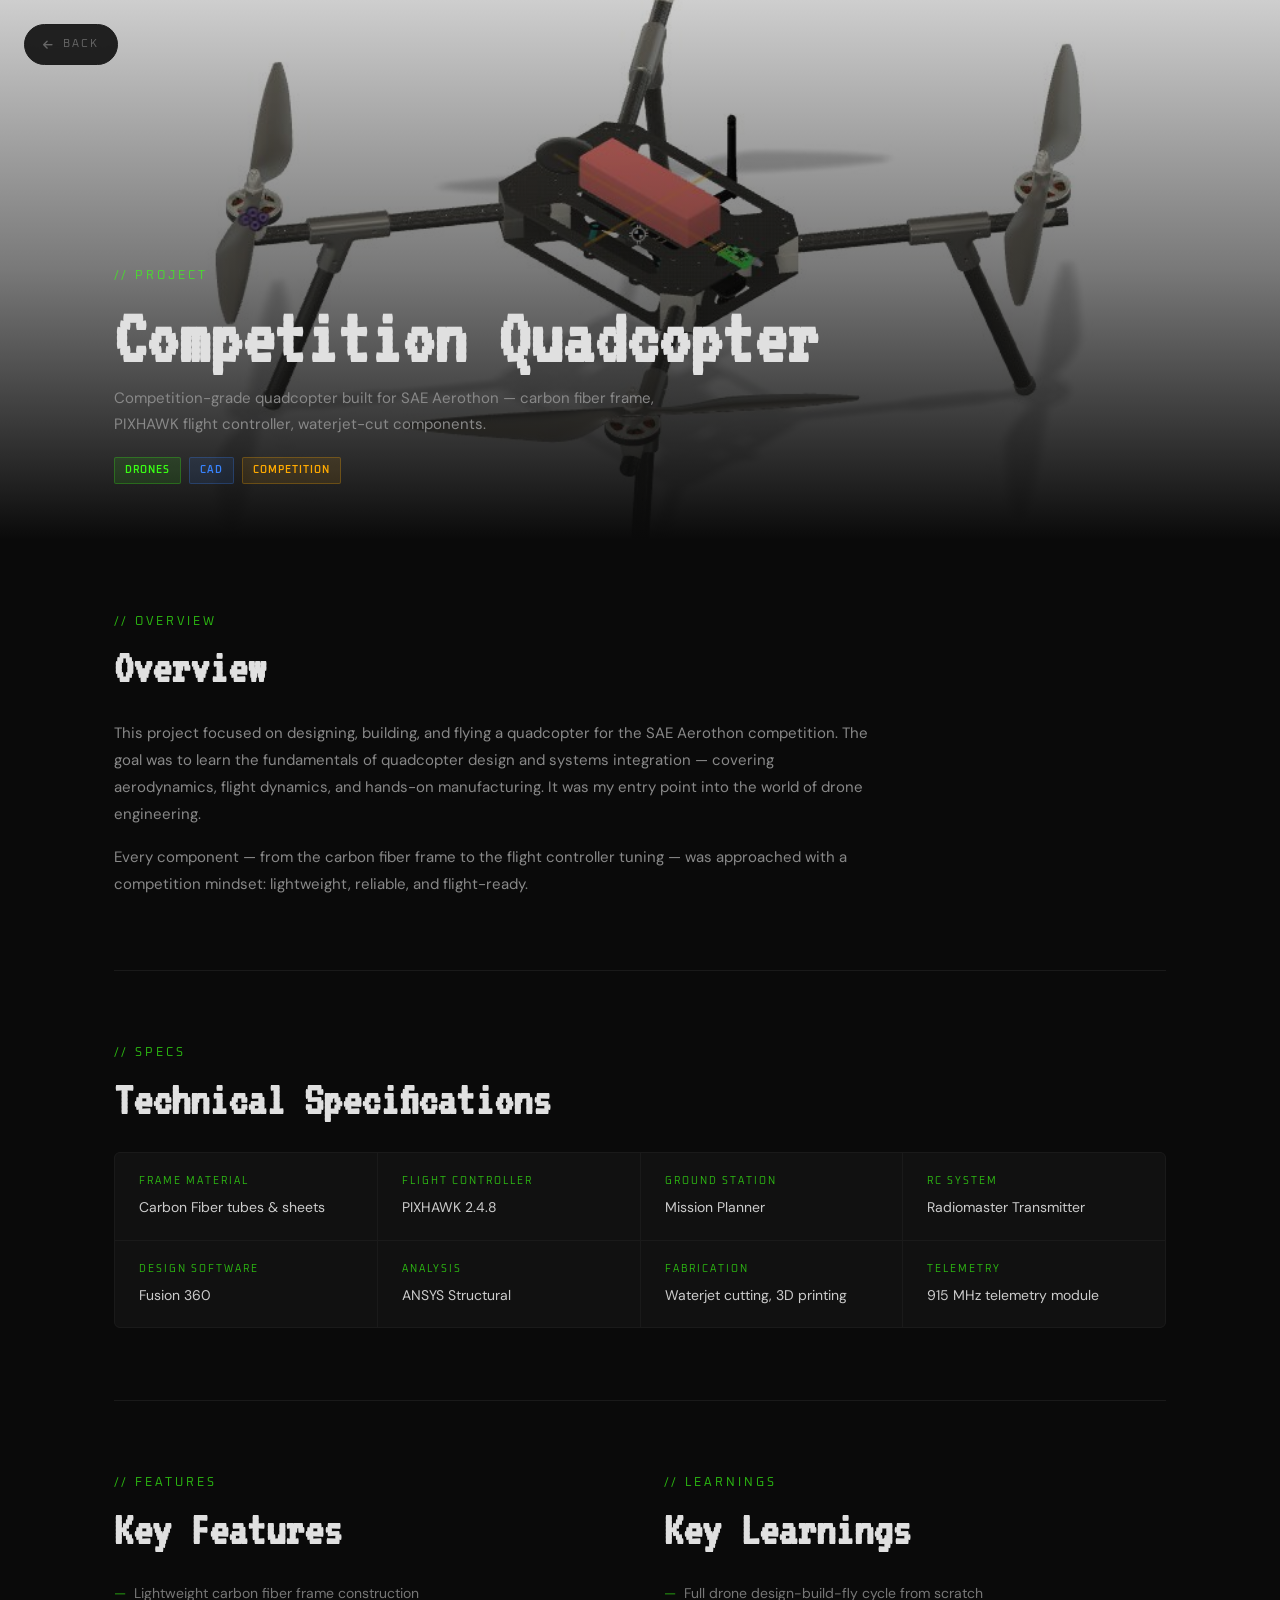
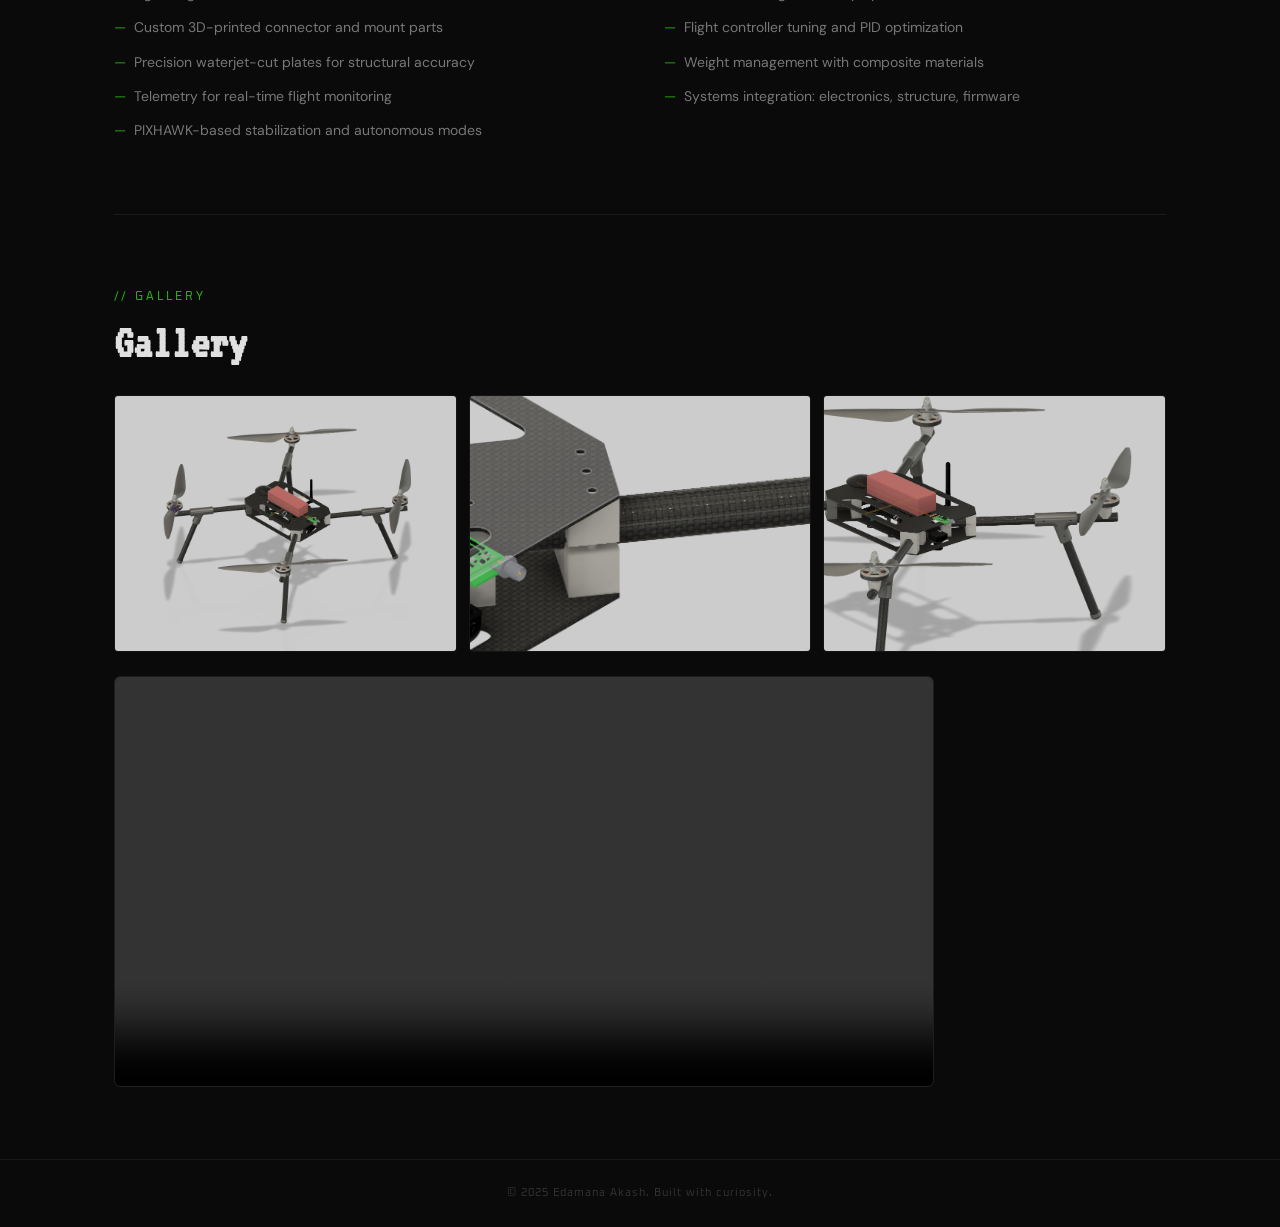
<file: Project Documentation/Competition Quad copter.html>
<!DOCTYPE html>
<html lang="en">
<head>
  <meta charset="UTF-8">
  <meta name="viewport" content="width=device-width, initial-scale=1.0">
  <meta name="theme-color" content="#0a0a0a">
  <title>Competition Quadcopter — E Akash</title>
  <link rel="icon" href="data:image/svg+xml,<svg xmlns='http://www.w3.org/2000/svg' viewBox='0 0 100 100'><circle cx='50' cy='50' r='50' fill='%2339ff14'/></svg>">
  <link rel="preconnect" href="https://fonts.googleapis.com">
  <link rel="preconnect" href="https://fonts.gstatic.com" crossorigin>
  <link href="https://fonts.googleapis.com/css2?family=VT323&family=Oxanium:wght@400;600&family=DM+Sans:wght@300;400;500&display=swap" rel="stylesheet">
  <link rel="stylesheet" href="https://cdnjs.cloudflare.com/ajax/libs/font-awesome/6.0.0/css/all.min.css">
  <link rel="stylesheet" href="../styles.css">
</head>
<body>

  <a href="../index.html#projects" class="doc-back">
    <i class="fas fa-arrow-left"></i> Back
  </a>

  <div class="doc-hero" style="background-image: url('../Images/projects/Competition%20Quadcopter.jpg')">
    <div class="doc-hero-overlay"></div>
    <div class="doc-hero-inner">
      <p class="section-label">// project</p>
      <h1 class="doc-hero-title">Competition Quadcopter</h1>
      <p class="doc-hero-sub">Competition-grade quadcopter built for SAE Aerothon — carbon fiber frame, PIXHAWK flight controller, waterjet-cut components.</p>
      <div class="doc-hero-tags">
        <span class="tag tag-green">Drones</span>
        <span class="tag tag-blue">CAD</span>
        <span class="tag tag-amber">Competition</span>
      </div>
    </div>
  </div>

  <div class="doc-body">
    <div class="doc-container">

      <section class="doc-section">
        <p class="section-label">// overview</p>
        <h2 class="doc-heading">Overview</h2>
        <p class="doc-text">This project focused on designing, building, and flying a quadcopter for the SAE Aerothon competition. The goal was to learn the fundamentals of quadcopter design and systems integration — covering aerodynamics, flight dynamics, and hands-on manufacturing. It was my entry point into the world of drone engineering.</p>
        <p class="doc-text" style="margin-top:16px">Every component — from the carbon fiber frame to the flight controller tuning — was approached with a competition mindset: lightweight, reliable, and flight-ready.</p>
      </section>

      <section class="doc-section">
        <p class="section-label">// specs</p>
        <h2 class="doc-heading">Technical Specifications</h2>
        <div class="doc-spec-grid">
          <div class="doc-spec-item">
            <span class="doc-spec-key">Frame Material</span>
            <span class="doc-spec-val">Carbon Fiber tubes &amp; sheets</span>
          </div>
          <div class="doc-spec-item">
            <span class="doc-spec-key">Flight Controller</span>
            <span class="doc-spec-val">PIXHAWK 2.4.8</span>
          </div>
          <div class="doc-spec-item">
            <span class="doc-spec-key">Ground Station</span>
            <span class="doc-spec-val">Mission Planner</span>
          </div>
          <div class="doc-spec-item">
            <span class="doc-spec-key">RC System</span>
            <span class="doc-spec-val">Radiomaster Transmitter</span>
          </div>
          <div class="doc-spec-item">
            <span class="doc-spec-key">Design Software</span>
            <span class="doc-spec-val">Fusion 360</span>
          </div>
          <div class="doc-spec-item">
            <span class="doc-spec-key">Analysis</span>
            <span class="doc-spec-val">ANSYS Structural</span>
          </div>
          <div class="doc-spec-item">
            <span class="doc-spec-key">Fabrication</span>
            <span class="doc-spec-val">Waterjet cutting, 3D printing</span>
          </div>
          <div class="doc-spec-item">
            <span class="doc-spec-key">Telemetry</span>
            <span class="doc-spec-val">915 MHz telemetry module</span>
          </div>
        </div>
      </section>

      <section class="doc-section">
        <div class="doc-two-col">
          <div>
            <p class="section-label">// features</p>
            <h2 class="doc-heading">Key Features</h2>
            <ul class="doc-list">
              <li>Lightweight carbon fiber frame construction</li>
              <li>Custom 3D-printed connector and mount parts</li>
              <li>Precision waterjet-cut plates for structural accuracy</li>
              <li>Telemetry for real-time flight monitoring</li>
              <li>PIXHAWK-based stabilization and autonomous modes</li>
            </ul>
          </div>
          <div>
            <p class="section-label">// learnings</p>
            <h2 class="doc-heading">Key Learnings</h2>
            <ul class="doc-list">
              <li>Full drone design-build-fly cycle from scratch</li>
              <li>Flight controller tuning and PID optimization</li>
              <li>Weight management with composite materials</li>
              <li>Systems integration: electronics, structure, firmware</li>
            </ul>
          </div>
        </div>
      </section>

      <section class="doc-section">
        <p class="section-label">// gallery</p>
        <h2 class="doc-heading">Gallery</h2>
        <div class="doc-gallery">
          <img src="Images/Project_images/Drone-1/Screenshot%202024-06-13%20003144.png" alt="CAD Simulation View 1" class="doc-gallery-img">
          <img src="Images/Project_images/Drone-1/Screenshot%202024-06-13%20003159.png" alt="CAD Simulation View 2" class="doc-gallery-img">
          <img src="Images/Project_images/Drone-1/Screenshot%202024-06-13%20003235.png" alt="CAD Simulation View 3" class="doc-gallery-img">
        </div>
        <video class="doc-video" controls preload="metadata">
          <source src="Videos/Drone-1(2).mp4" type="video/mp4">
        </video>
      </section>

    </div>
  </div>

  <footer>
    <p>© 2025 Edamana Akash. Built with curiosity.</p>
  </footer>

  <script>
    document.querySelectorAll('.doc-gallery-img').forEach(img => {
      img.addEventListener('click', () => {
        const lb = document.createElement('div');
        lb.className = 'doc-lightbox';
        lb.innerHTML = `<img src="${img.src}" alt="${img.alt}">`;
        document.body.appendChild(lb);
        lb.addEventListener('click', () => lb.remove());
      });
    });
  </script>

</body>
</html>
</file>
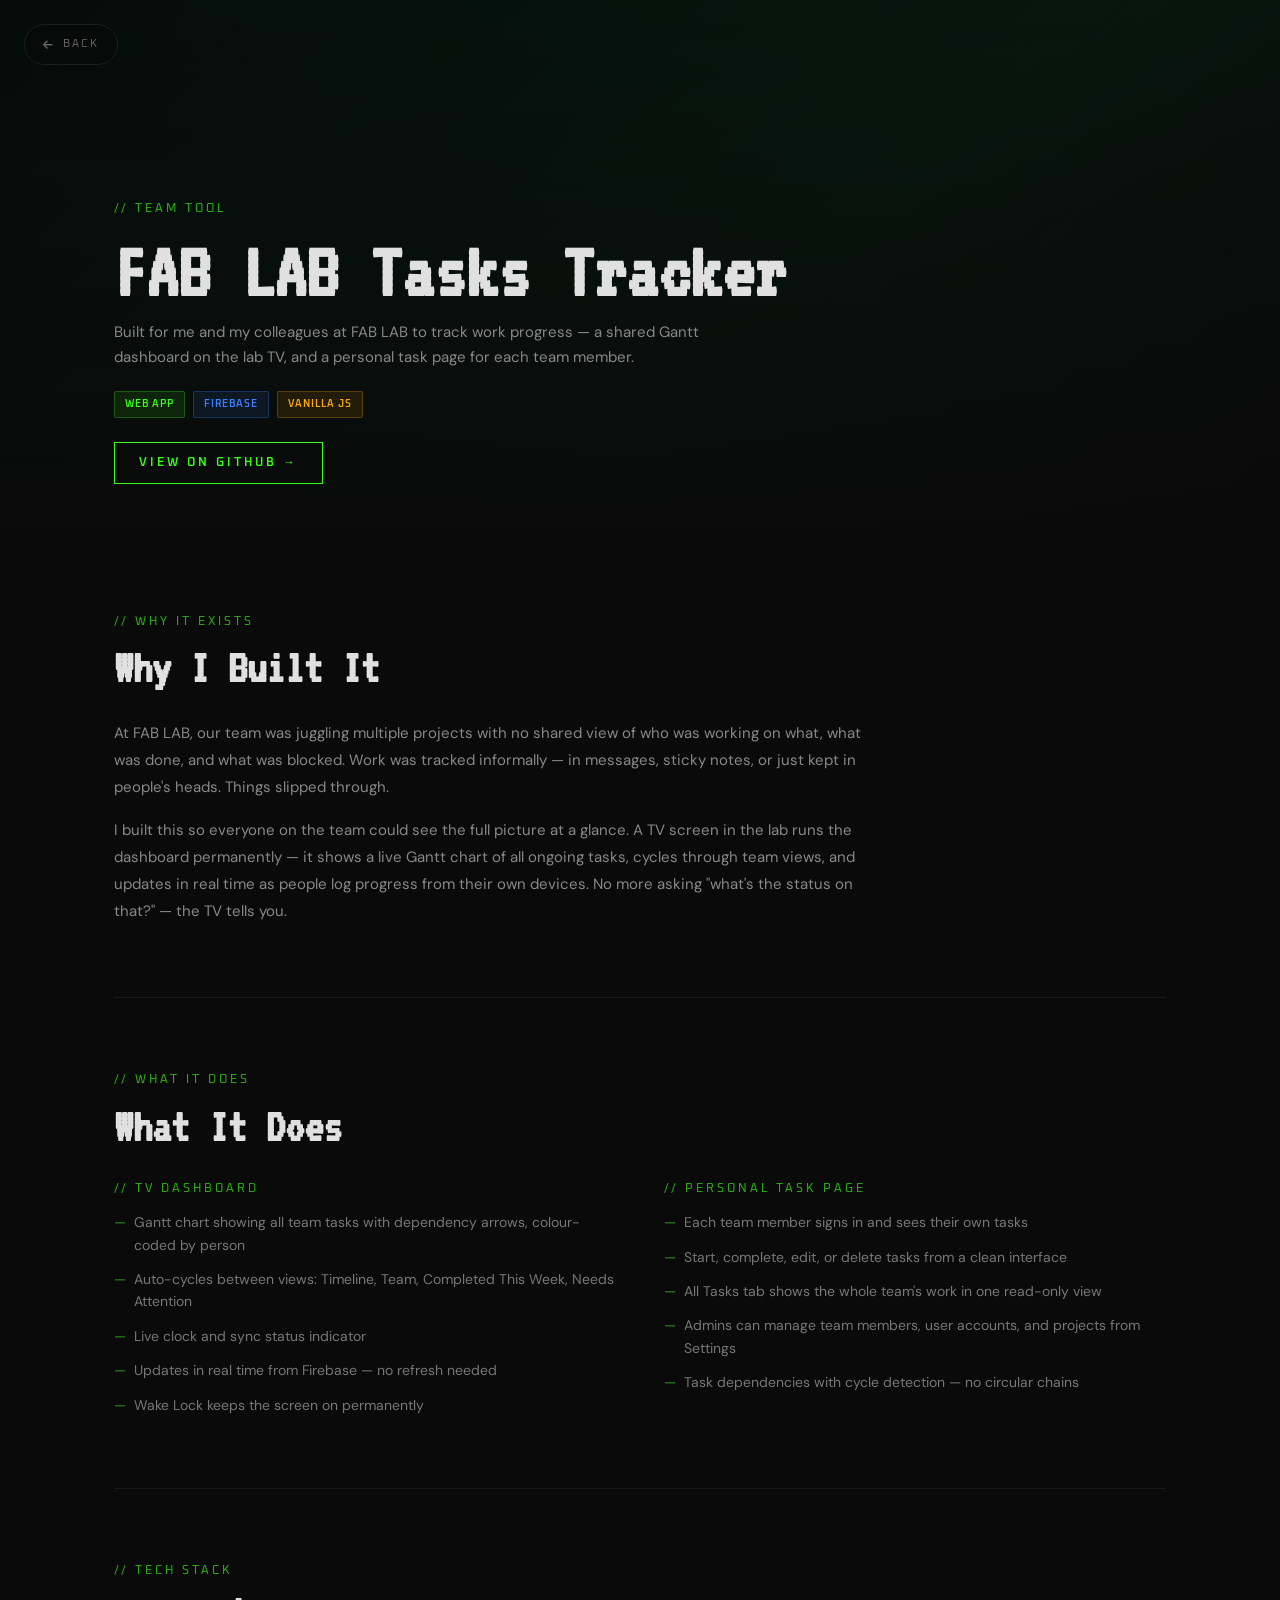
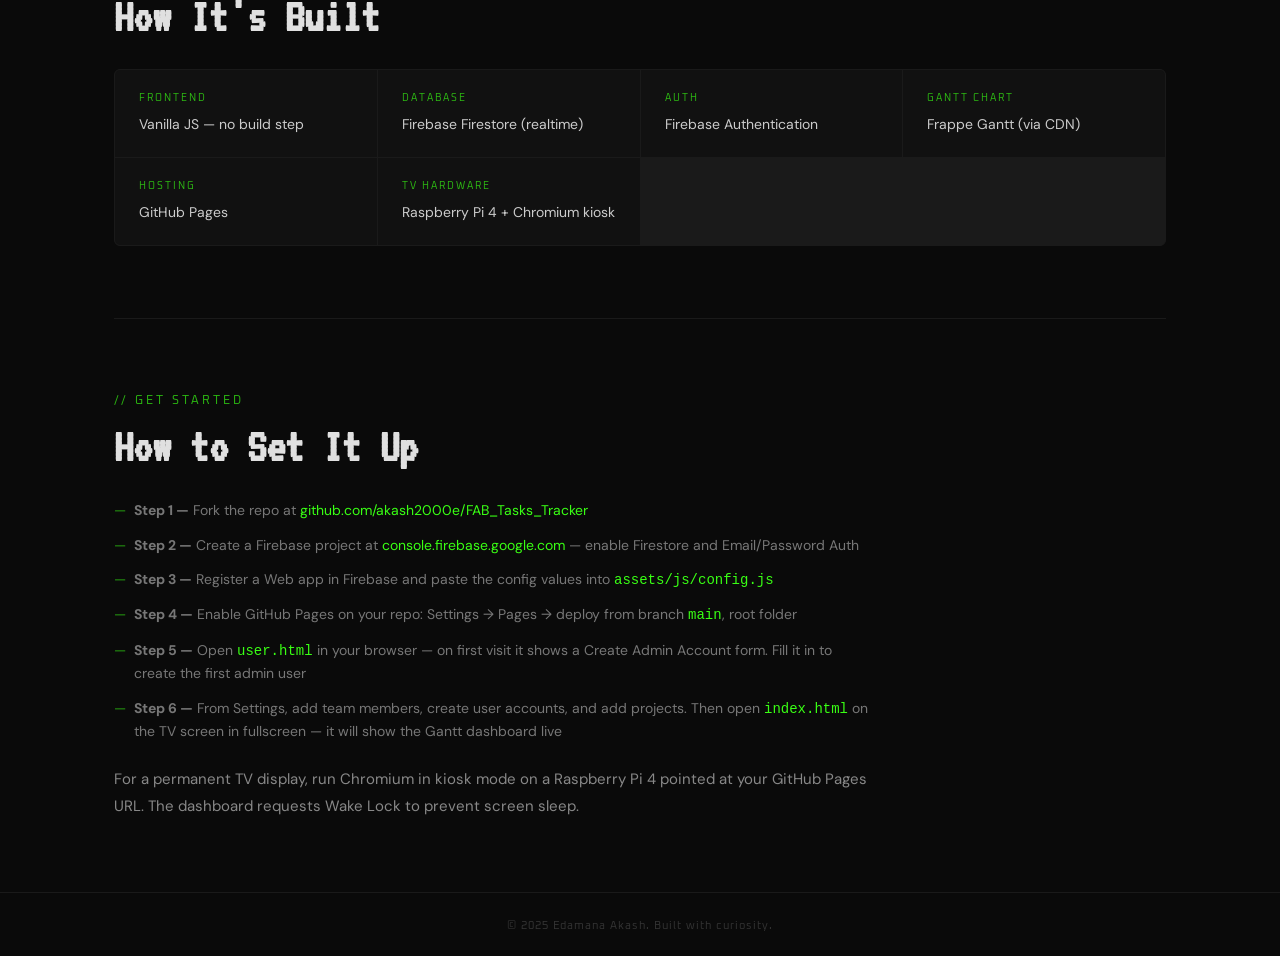
<file: Project Documentation/fab-tasks-tracker.html>
<!DOCTYPE html>
<html lang="en">
<head>
  <meta charset="UTF-8">
  <meta name="viewport" content="width=device-width, initial-scale=1.0">
  <meta name="theme-color" content="#0a0a0a">
  <title>FAB LAB Tasks Tracker — E Akash</title>
  <link rel="icon" href="data:image/svg+xml,<svg xmlns='http://www.w3.org/2000/svg' viewBox='0 0 100 100'><circle cx='50' cy='50' r='50' fill='%2339ff14'/></svg>">
  <link rel="preconnect" href="https://fonts.googleapis.com">
  <link rel="preconnect" href="https://fonts.gstatic.com" crossorigin>
  <link href="https://fonts.googleapis.com/css2?family=VT323&family=Oxanium:wght@400;600&family=DM+Sans:wght@300;400;500&display=swap" rel="stylesheet">
  <link rel="stylesheet" href="https://cdnjs.cloudflare.com/ajax/libs/font-awesome/6.0.0/css/all.min.css">
  <link rel="stylesheet" href="../styles.css">
</head>
<body>

  <a href="../index.html#webtools" class="doc-back">
    <i class="fas fa-arrow-left"></i> Back
  </a>

  <div class="doc-hero" style="background: linear-gradient(135deg, #030d0a 0%, #051a10 60%, #0a0a0a 100%);">
    <div class="doc-hero-overlay"></div>
    <div class="doc-hero-inner">
      <p class="section-label">// team tool</p>
      <h1 class="doc-hero-title">FAB LAB Tasks Tracker</h1>
      <p class="doc-hero-sub">Built for me and my colleagues at FAB LAB to track work progress — a shared Gantt dashboard on the lab TV, and a personal task page for each team member.</p>
      <div class="doc-hero-tags">
        <span class="tag tag-green">Web App</span>
        <span class="tag tag-blue">Firebase</span>
        <span class="tag tag-amber">Vanilla JS</span>
      </div>
      <div style="margin-top: 24px;">
        <a href="https://github.com/akash2000e/FAB_Tasks_Tracker" target="_blank" rel="noopener" class="btn">View on GitHub →</a>
      </div>
    </div>
  </div>

  <div class="doc-body">
    <div class="doc-container">

      <section class="doc-section">
        <p class="section-label">// why it exists</p>
        <h2 class="doc-heading">Why I Built It</h2>
        <p class="doc-text">At FAB LAB, our team was juggling multiple projects with no shared view of who was working on what, what was done, and what was blocked. Work was tracked informally — in messages, sticky notes, or just kept in people's heads. Things slipped through.</p>
        <p class="doc-text" style="margin-top:16px">I built this so everyone on the team could see the full picture at a glance. A TV screen in the lab runs the dashboard permanently — it shows a live Gantt chart of all ongoing tasks, cycles through team views, and updates in real time as people log progress from their own devices. No more asking "what's the status on that?" — the TV tells you.</p>
      </section>

      <section class="doc-section">
        <p class="section-label">// what it does</p>
        <h2 class="doc-heading">What It Does</h2>
        <div class="doc-two-col">
          <div>
            <p class="section-label">// tv dashboard</p>
            <ul class="doc-list">
              <li>Gantt chart showing all team tasks with dependency arrows, colour-coded by person</li>
              <li>Auto-cycles between views: Timeline, Team, Completed This Week, Needs Attention</li>
              <li>Live clock and sync status indicator</li>
              <li>Updates in real time from Firebase — no refresh needed</li>
              <li>Wake Lock keeps the screen on permanently</li>
            </ul>
          </div>
          <div>
            <p class="section-label">// personal task page</p>
            <ul class="doc-list">
              <li>Each team member signs in and sees their own tasks</li>
              <li>Start, complete, edit, or delete tasks from a clean interface</li>
              <li>All Tasks tab shows the whole team's work in one read-only view</li>
              <li>Admins can manage team members, user accounts, and projects from Settings</li>
              <li>Task dependencies with cycle detection — no circular chains</li>
            </ul>
          </div>
        </div>
      </section>

      <section class="doc-section">
        <p class="section-label">// tech stack</p>
        <h2 class="doc-heading">How It's Built</h2>
        <div class="doc-spec-grid">
          <div class="doc-spec-item">
            <span class="doc-spec-key">Frontend</span>
            <span class="doc-spec-val">Vanilla JS — no build step</span>
          </div>
          <div class="doc-spec-item">
            <span class="doc-spec-key">Database</span>
            <span class="doc-spec-val">Firebase Firestore (realtime)</span>
          </div>
          <div class="doc-spec-item">
            <span class="doc-spec-key">Auth</span>
            <span class="doc-spec-val">Firebase Authentication</span>
          </div>
          <div class="doc-spec-item">
            <span class="doc-spec-key">Gantt chart</span>
            <span class="doc-spec-val">Frappe Gantt (via CDN)</span>
          </div>
          <div class="doc-spec-item">
            <span class="doc-spec-key">Hosting</span>
            <span class="doc-spec-val">GitHub Pages</span>
          </div>
          <div class="doc-spec-item">
            <span class="doc-spec-key">TV hardware</span>
            <span class="doc-spec-val">Raspberry Pi 4 + Chromium kiosk</span>
          </div>
        </div>
      </section>

      <section class="doc-section">
        <p class="section-label">// get started</p>
        <h2 class="doc-heading">How to Set It Up</h2>
        <ul class="doc-list">
          <li><strong>Step 1 —</strong> Fork the repo at <a href="https://github.com/akash2000e/FAB_Tasks_Tracker" target="_blank" rel="noopener" style="color:#39ff14;">github.com/akash2000e/FAB_Tasks_Tracker</a></li>
          <li><strong>Step 2 —</strong> Create a Firebase project at <a href="https://console.firebase.google.com" target="_blank" rel="noopener" style="color:#39ff14;">console.firebase.google.com</a> — enable Firestore and Email/Password Auth</li>
          <li><strong>Step 3 —</strong> Register a Web app in Firebase and paste the config values into <code style="color:#39ff14; font-family:monospace;">assets/js/config.js</code></li>
          <li><strong>Step 4 —</strong> Enable GitHub Pages on your repo: Settings → Pages → deploy from branch <code style="color:#39ff14; font-family:monospace;">main</code>, root folder</li>
          <li><strong>Step 5 —</strong> Open <code style="color:#39ff14; font-family:monospace;">user.html</code> in your browser — on first visit it shows a Create Admin Account form. Fill it in to create the first admin user</li>
          <li><strong>Step 6 —</strong> From Settings, add team members, create user accounts, and add projects. Then open <code style="color:#39ff14; font-family:monospace;">index.html</code> on the TV screen in fullscreen — it will show the Gantt dashboard live</li>
        </ul>
        <p class="doc-text" style="margin-top: 24px;">For a permanent TV display, run Chromium in kiosk mode on a Raspberry Pi 4 pointed at your GitHub Pages URL. The dashboard requests Wake Lock to prevent screen sleep.</p>
      </section>

    </div>
  </div>

  <footer>
    <p>© 2025 Edamana Akash. Built with curiosity.</p>
  </footer>

</body>
</html>
</file>
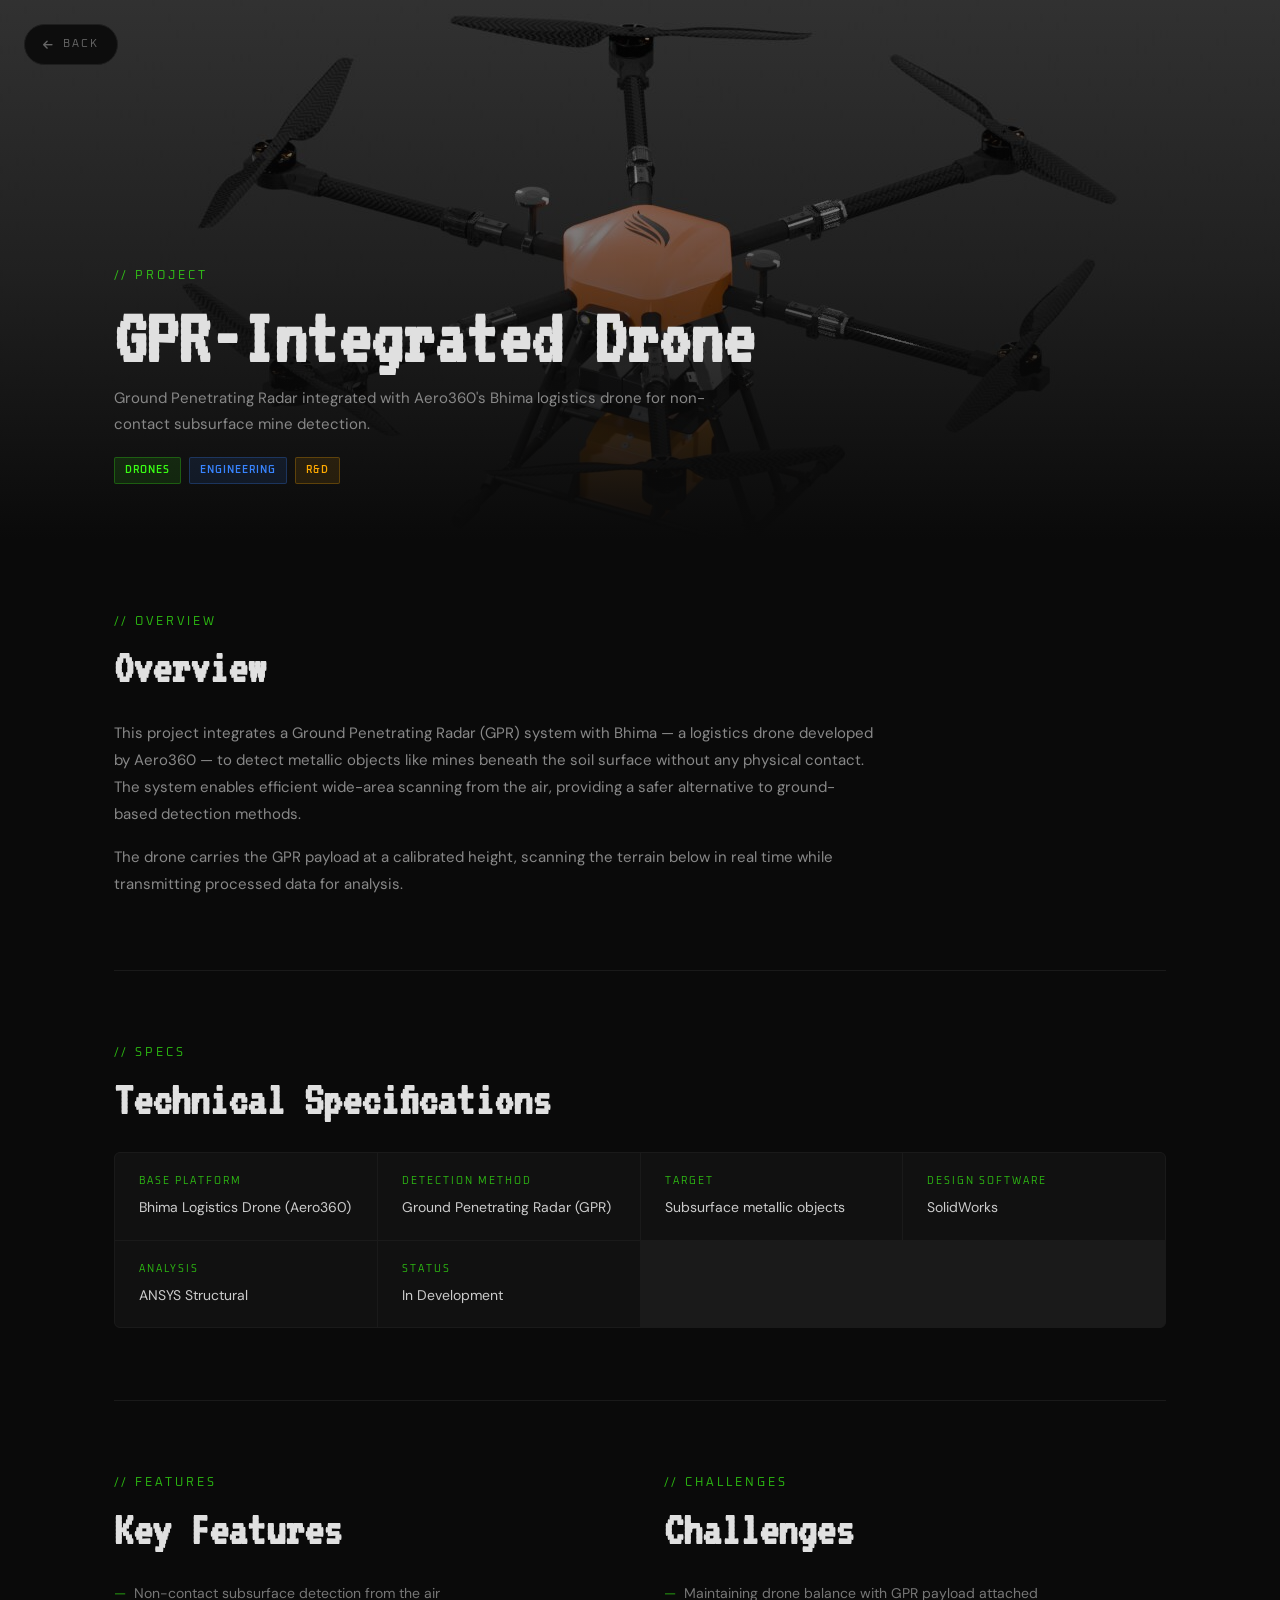
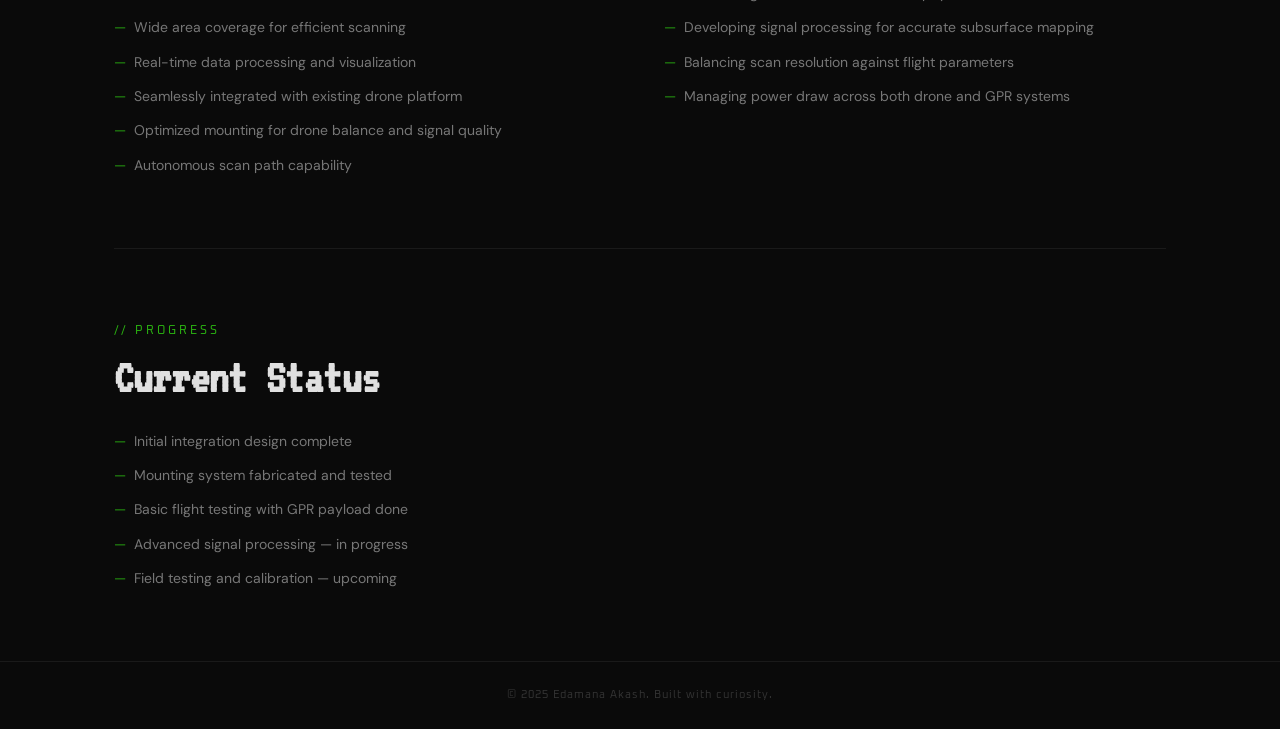
<file: Project Documentation/gpr-drone.html>
<!DOCTYPE html>
<html lang="en">
<head>
  <meta charset="UTF-8">
  <meta name="viewport" content="width=device-width, initial-scale=1.0">
  <meta name="theme-color" content="#0a0a0a">
  <title>GPR-Integrated Drone — E Akash</title>
  <link rel="icon" href="data:image/svg+xml,<svg xmlns='http://www.w3.org/2000/svg' viewBox='0 0 100 100'><circle cx='50' cy='50' r='50' fill='%2339ff14'/></svg>">
  <link rel="preconnect" href="https://fonts.googleapis.com">
  <link rel="preconnect" href="https://fonts.gstatic.com" crossorigin>
  <link href="https://fonts.googleapis.com/css2?family=VT323&family=Oxanium:wght@400;600&family=DM+Sans:wght@300;400;500&display=swap" rel="stylesheet">
  <link rel="stylesheet" href="https://cdnjs.cloudflare.com/ajax/libs/font-awesome/6.0.0/css/all.min.css">
  <link rel="stylesheet" href="../styles.css">
</head>
<body>

  <a href="../index.html#projects" class="doc-back">
    <i class="fas fa-arrow-left"></i> Back
  </a>

  <div class="doc-hero" style="background-image: url('../Images/projects/GPR.jpg')">
    <div class="doc-hero-overlay"></div>
    <div class="doc-hero-inner">
      <p class="section-label">// project</p>
      <h1 class="doc-hero-title">GPR-Integrated Drone</h1>
      <p class="doc-hero-sub">Ground Penetrating Radar integrated with Aero360's Bhima logistics drone for non-contact subsurface mine detection.</p>
      <div class="doc-hero-tags">
        <span class="tag tag-green">Drones</span>
        <span class="tag tag-blue">Engineering</span>
        <span class="tag tag-amber">R&amp;D</span>
      </div>
    </div>
  </div>

  <div class="doc-body">
    <div class="doc-container">

      <section class="doc-section">
        <p class="section-label">// overview</p>
        <h2 class="doc-heading">Overview</h2>
        <p class="doc-text">This project integrates a Ground Penetrating Radar (GPR) system with Bhima — a logistics drone developed by Aero360 — to detect metallic objects like mines beneath the soil surface without any physical contact. The system enables efficient wide-area scanning from the air, providing a safer alternative to ground-based detection methods.</p>
        <p class="doc-text" style="margin-top:16px">The drone carries the GPR payload at a calibrated height, scanning the terrain below in real time while transmitting processed data for analysis.</p>
      </section>

      <section class="doc-section">
        <p class="section-label">// specs</p>
        <h2 class="doc-heading">Technical Specifications</h2>
        <div class="doc-spec-grid">
          <div class="doc-spec-item">
            <span class="doc-spec-key">Base Platform</span>
            <span class="doc-spec-val">Bhima Logistics Drone (Aero360)</span>
          </div>
          <div class="doc-spec-item">
            <span class="doc-spec-key">Detection Method</span>
            <span class="doc-spec-val">Ground Penetrating Radar (GPR)</span>
          </div>
          <div class="doc-spec-item">
            <span class="doc-spec-key">Target</span>
            <span class="doc-spec-val">Subsurface metallic objects</span>
          </div>
          <div class="doc-spec-item">
            <span class="doc-spec-key">Design Software</span>
            <span class="doc-spec-val">SolidWorks</span>
          </div>
          <div class="doc-spec-item">
            <span class="doc-spec-key">Analysis</span>
            <span class="doc-spec-val">ANSYS Structural</span>
          </div>
          <div class="doc-spec-item">
            <span class="doc-spec-key">Status</span>
            <span class="doc-spec-val">In Development</span>
          </div>
        </div>
      </section>

      <section class="doc-section">
        <div class="doc-two-col">
          <div>
            <p class="section-label">// features</p>
            <h2 class="doc-heading">Key Features</h2>
            <ul class="doc-list">
              <li>Non-contact subsurface detection from the air</li>
              <li>Wide area coverage for efficient scanning</li>
              <li>Real-time data processing and visualization</li>
              <li>Seamlessly integrated with existing drone platform</li>
              <li>Optimized mounting for drone balance and signal quality</li>
              <li>Autonomous scan path capability</li>
            </ul>
          </div>
          <div>
            <p class="section-label">// challenges</p>
            <h2 class="doc-heading">Challenges</h2>
            <ul class="doc-list">
              <li>Maintaining drone balance with GPR payload attached</li>
              <li>Developing signal processing for accurate subsurface mapping</li>
              <li>Balancing scan resolution against flight parameters</li>
              <li>Managing power draw across both drone and GPR systems</li>
            </ul>
          </div>
        </div>
      </section>

      <section class="doc-section">
        <p class="section-label">// progress</p>
        <h2 class="doc-heading">Current Status</h2>
        <ul class="doc-list">
          <li>Initial integration design complete</li>
          <li>Mounting system fabricated and tested</li>
          <li>Basic flight testing with GPR payload done</li>
          <li>Advanced signal processing — in progress</li>
          <li>Field testing and calibration — upcoming</li>
        </ul>
      </section>

    </div>
  </div>

  <footer>
    <p>© 2025 Edamana Akash. Built with curiosity.</p>
  </footer>

</body>
</html>
</file>
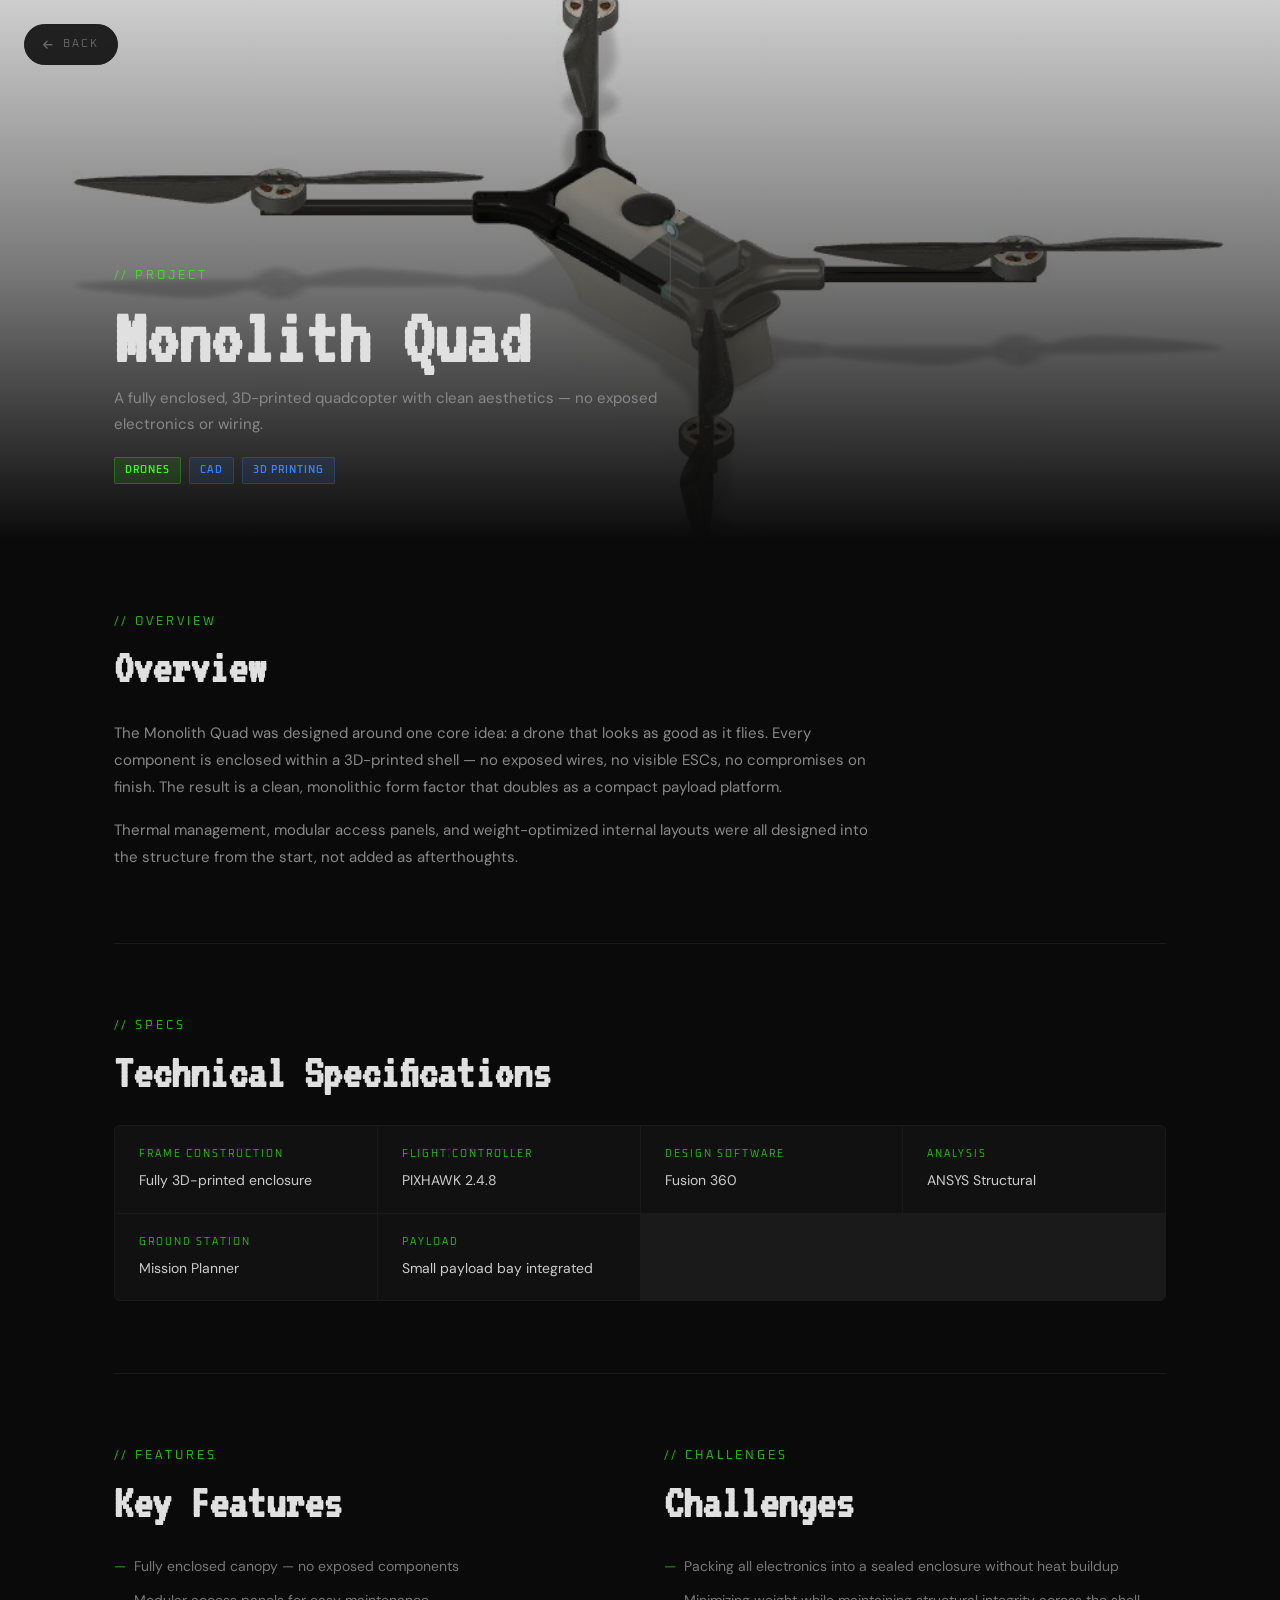
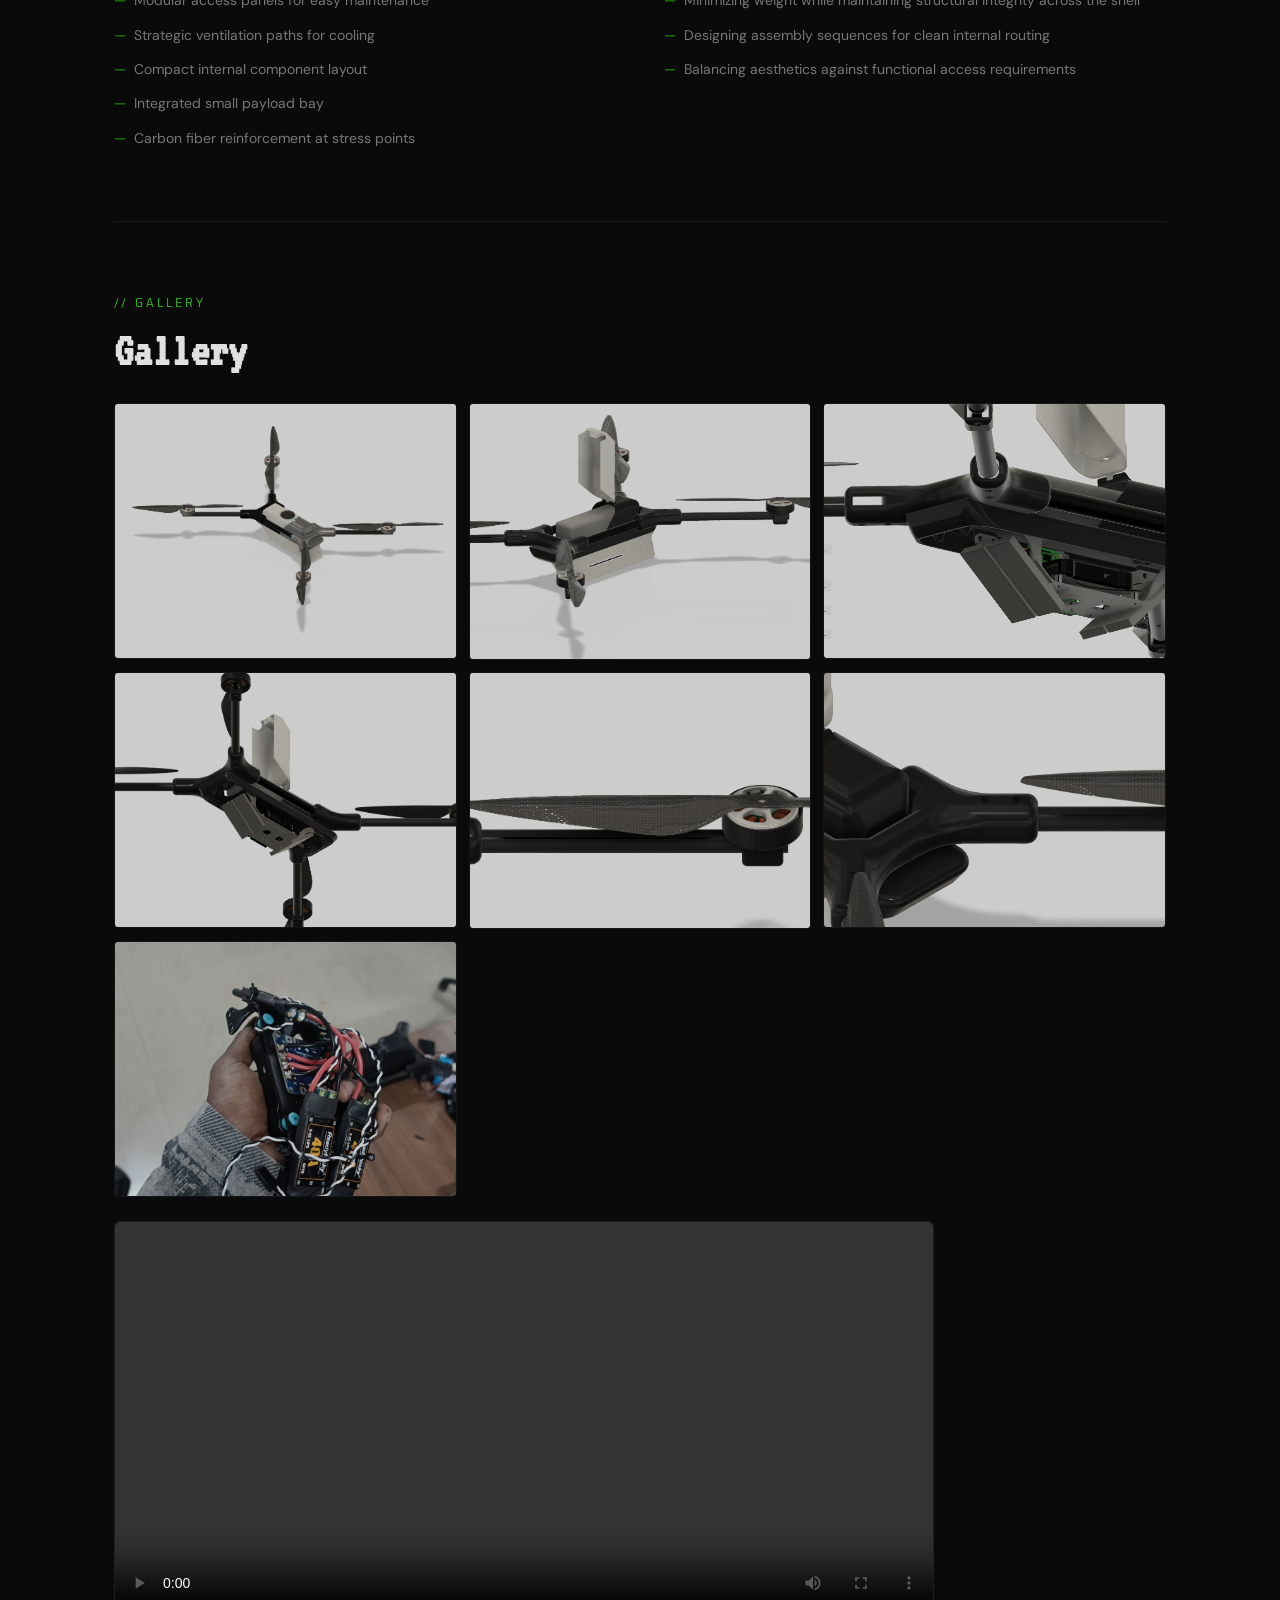
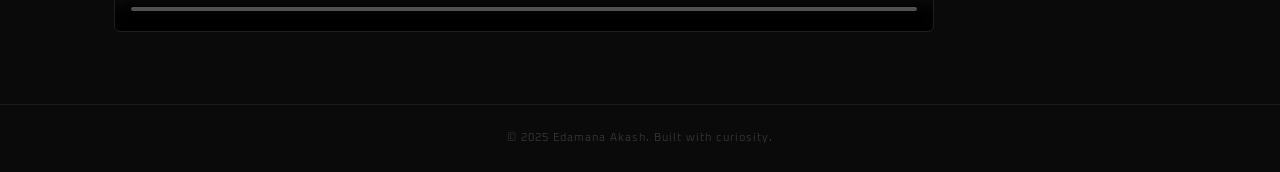
<file: Project Documentation/Monolith Quad.html>
<!DOCTYPE html>
<html lang="en">
<head>
  <meta charset="UTF-8">
  <meta name="viewport" content="width=device-width, initial-scale=1.0">
  <meta name="theme-color" content="#0a0a0a">
  <title>Monolith Quad — E Akash</title>
  <link rel="icon" href="data:image/svg+xml,<svg xmlns='http://www.w3.org/2000/svg' viewBox='0 0 100 100'><circle cx='50' cy='50' r='50' fill='%2339ff14'/></svg>">
  <link rel="preconnect" href="https://fonts.googleapis.com">
  <link rel="preconnect" href="https://fonts.gstatic.com" crossorigin>
  <link href="https://fonts.googleapis.com/css2?family=VT323&family=Oxanium:wght@400;600&family=DM+Sans:wght@300;400;500&display=swap" rel="stylesheet">
  <link rel="stylesheet" href="https://cdnjs.cloudflare.com/ajax/libs/font-awesome/6.0.0/css/all.min.css">
  <link rel="stylesheet" href="../styles.css">
</head>
<body>

  <a href="../index.html#projects" class="doc-back">
    <i class="fas fa-arrow-left"></i> Back
  </a>

  <div class="doc-hero" style="background-image: url('../Images/projects/Monolit%20Quad.jpg')">
    <div class="doc-hero-overlay"></div>
    <div class="doc-hero-inner">
      <p class="section-label">// project</p>
      <h1 class="doc-hero-title">Monolith Quad</h1>
      <p class="doc-hero-sub">A fully enclosed, 3D-printed quadcopter with clean aesthetics — no exposed electronics or wiring.</p>
      <div class="doc-hero-tags">
        <span class="tag tag-green">Drones</span>
        <span class="tag tag-blue">CAD</span>
        <span class="tag tag-blue">3D Printing</span>
      </div>
    </div>
  </div>

  <div class="doc-body">
    <div class="doc-container">

      <section class="doc-section">
        <p class="section-label">// overview</p>
        <h2 class="doc-heading">Overview</h2>
        <p class="doc-text">The Monolith Quad was designed around one core idea: a drone that looks as good as it flies. Every component is enclosed within a 3D-printed shell — no exposed wires, no visible ESCs, no compromises on finish. The result is a clean, monolithic form factor that doubles as a compact payload platform.</p>
        <p class="doc-text" style="margin-top:16px">Thermal management, modular access panels, and weight-optimized internal layouts were all designed into the structure from the start, not added as afterthoughts.</p>
      </section>

      <section class="doc-section">
        <p class="section-label">// specs</p>
        <h2 class="doc-heading">Technical Specifications</h2>
        <div class="doc-spec-grid">
          <div class="doc-spec-item">
            <span class="doc-spec-key">Frame Construction</span>
            <span class="doc-spec-val">Fully 3D-printed enclosure</span>
          </div>
          <div class="doc-spec-item">
            <span class="doc-spec-key">Flight Controller</span>
            <span class="doc-spec-val">PIXHAWK 2.4.8</span>
          </div>
          <div class="doc-spec-item">
            <span class="doc-spec-key">Design Software</span>
            <span class="doc-spec-val">Fusion 360</span>
          </div>
          <div class="doc-spec-item">
            <span class="doc-spec-key">Analysis</span>
            <span class="doc-spec-val">ANSYS Structural</span>
          </div>
          <div class="doc-spec-item">
            <span class="doc-spec-key">Ground Station</span>
            <span class="doc-spec-val">Mission Planner</span>
          </div>
          <div class="doc-spec-item">
            <span class="doc-spec-key">Payload</span>
            <span class="doc-spec-val">Small payload bay integrated</span>
          </div>
        </div>
      </section>

      <section class="doc-section">
        <div class="doc-two-col">
          <div>
            <p class="section-label">// features</p>
            <h2 class="doc-heading">Key Features</h2>
            <ul class="doc-list">
              <li>Fully enclosed canopy — no exposed components</li>
              <li>Modular access panels for easy maintenance</li>
              <li>Strategic ventilation paths for cooling</li>
              <li>Compact internal component layout</li>
              <li>Integrated small payload bay</li>
              <li>Carbon fiber reinforcement at stress points</li>
            </ul>
          </div>
          <div>
            <p class="section-label">// challenges</p>
            <h2 class="doc-heading">Challenges</h2>
            <ul class="doc-list">
              <li>Packing all electronics into a sealed enclosure without heat buildup</li>
              <li>Minimizing weight while maintaining structural integrity across the shell</li>
              <li>Designing assembly sequences for clean internal routing</li>
              <li>Balancing aesthetics against functional access requirements</li>
            </ul>
          </div>
        </div>
      </section>

      <section class="doc-section">
        <p class="section-label">// gallery</p>
        <h2 class="doc-heading">Gallery</h2>
        <div class="doc-gallery">
          <img src="Images/Project_images/Drone-2/Screenshot%202024-06-12%20220557.png" alt="CAD View 1" class="doc-gallery-img">
          <img src="Images/Project_images/Drone-2/Screenshot%202024-06-12%20221854.png" alt="CAD View 2" class="doc-gallery-img">
          <img src="Images/Project_images/Drone-2/Screenshot%202024-06-12%20221923.png" alt="CAD View 3" class="doc-gallery-img">
          <img src="Images/Project_images/Drone-2/Screenshot%202024-06-12%20222001.png" alt="CAD View 4" class="doc-gallery-img">
          <img src="Images/Project_images/Drone-2/Screenshot%202024-06-12%20222024.png" alt="CAD View 5" class="doc-gallery-img">
          <img src="Images/Project_images/Drone-2/Screenshot%202024-06-12%20222050.png" alt="CAD View 6" class="doc-gallery-img">
          <img src="Images/Project_images/Drone-2/IMG_20240304_221758_349.jpg" alt="Physical Build" class="doc-gallery-img">
        </div>
        <video class="doc-video" controls preload="metadata">
          <source src="Videos/Drone-2(2).mp4" type="video/mp4">
        </video>
      </section>

    </div>
  </div>

  <footer>
    <p>© 2025 Edamana Akash. Built with curiosity.</p>
  </footer>

  <script>
    document.querySelectorAll('.doc-gallery-img').forEach(img => {
      img.addEventListener('click', () => {
        const lb = document.createElement('div');
        lb.className = 'doc-lightbox';
        lb.innerHTML = `<img src="${img.src}" alt="${img.alt}">`;
        document.body.appendChild(lb);
        lb.addEventListener('click', () => lb.remove());
      });
    });
  </script>

</body>
</html>
</file>
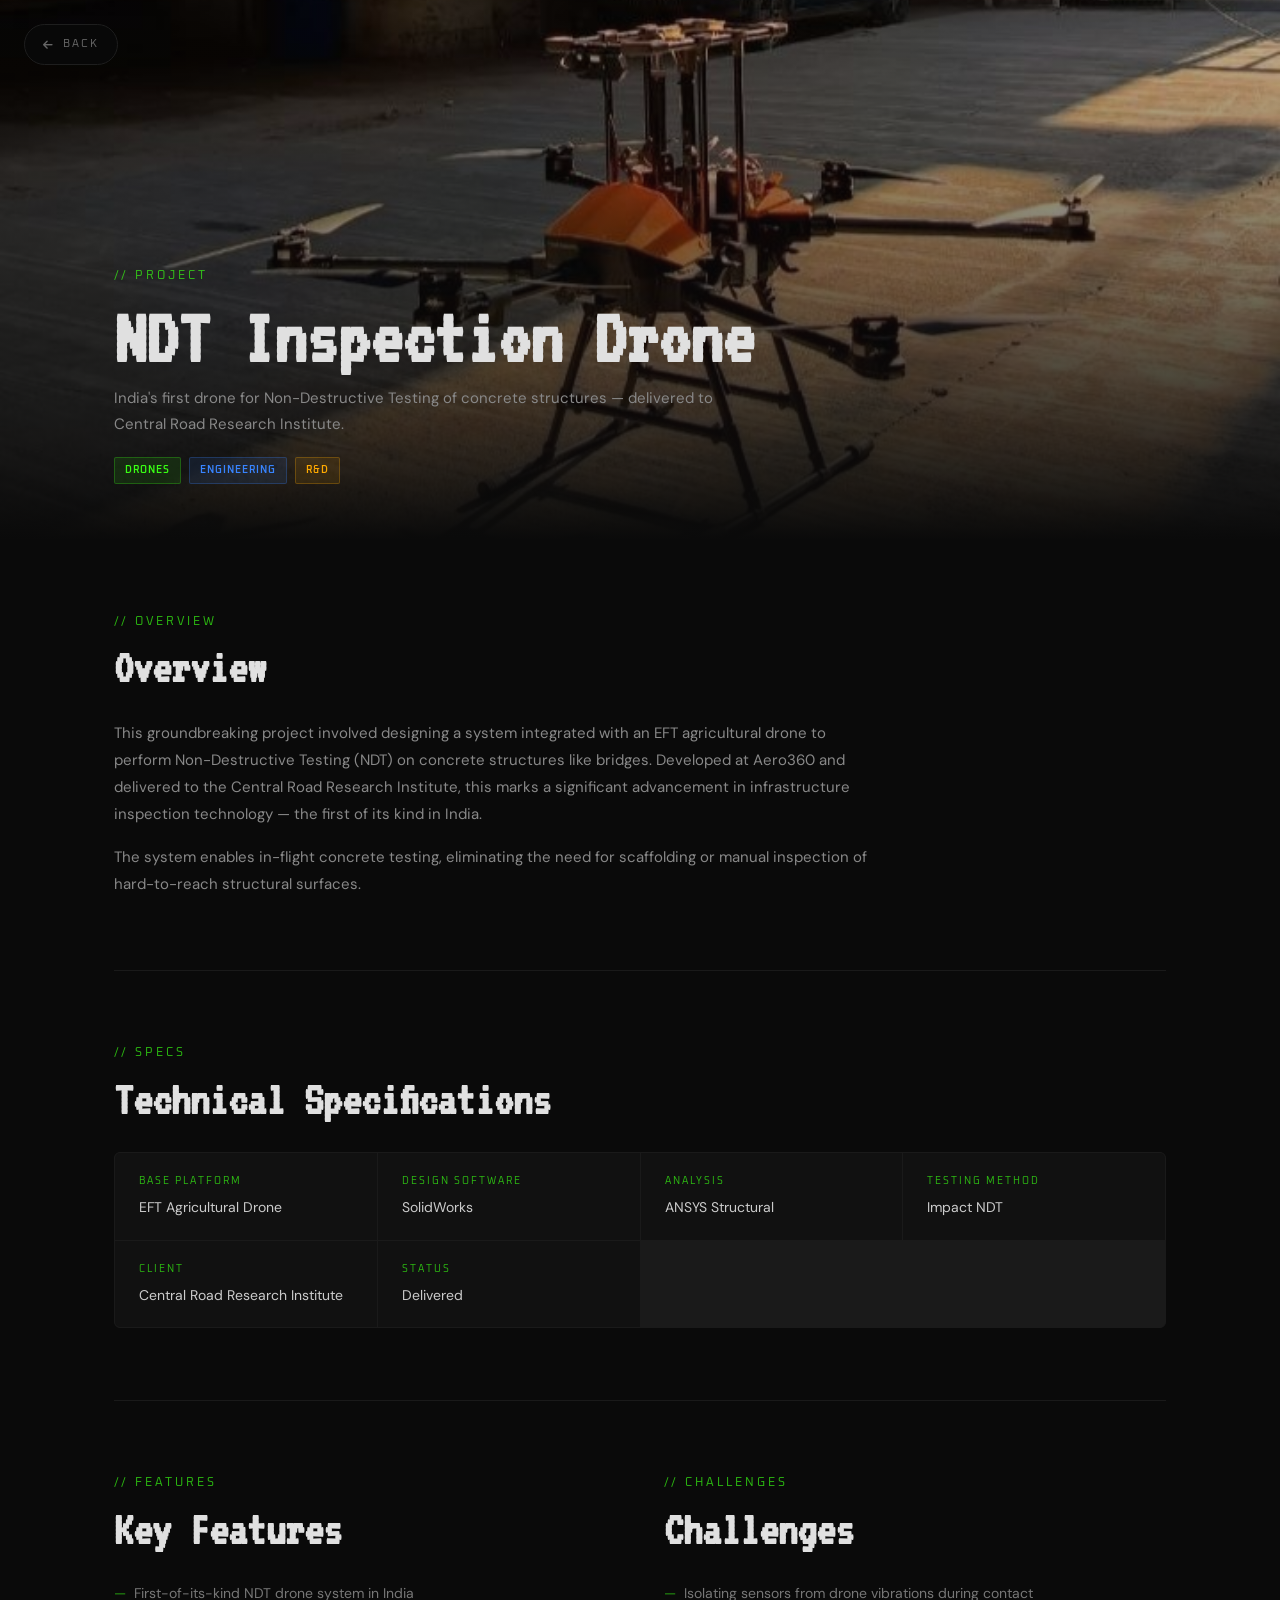
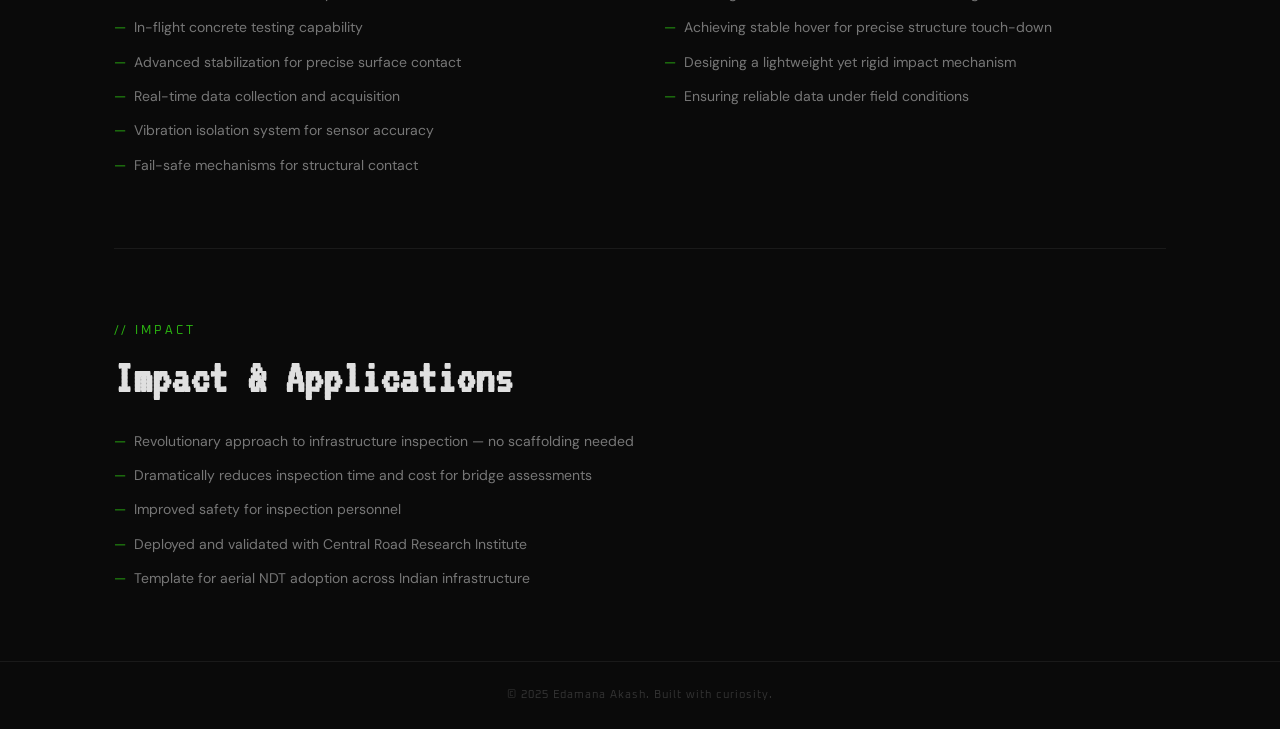
<file: Project Documentation/ndt-drone.html>
<!DOCTYPE html>
<html lang="en">
<head>
  <meta charset="UTF-8">
  <meta name="viewport" content="width=device-width, initial-scale=1.0">
  <meta name="theme-color" content="#0a0a0a">
  <title>NDT Inspection Drone — E Akash</title>
  <link rel="icon" href="data:image/svg+xml,<svg xmlns='http://www.w3.org/2000/svg' viewBox='0 0 100 100'><circle cx='50' cy='50' r='50' fill='%2339ff14'/></svg>">
  <link rel="preconnect" href="https://fonts.googleapis.com">
  <link rel="preconnect" href="https://fonts.gstatic.com" crossorigin>
  <link href="https://fonts.googleapis.com/css2?family=VT323&family=Oxanium:wght@400;600&family=DM+Sans:wght@300;400;500&display=swap" rel="stylesheet">
  <link rel="stylesheet" href="https://cdnjs.cloudflare.com/ajax/libs/font-awesome/6.0.0/css/all.min.css">
  <link rel="stylesheet" href="../styles.css">
</head>
<body>

  <a href="../index.html#projects" class="doc-back">
    <i class="fas fa-arrow-left"></i> Back
  </a>

  <div class="doc-hero" style="background-image: url('../Images/projects/NDT%20Inspection%20Drone.jpg')">
    <div class="doc-hero-overlay"></div>
    <div class="doc-hero-inner">
      <p class="section-label">// project</p>
      <h1 class="doc-hero-title">NDT Inspection Drone</h1>
      <p class="doc-hero-sub">India's first drone for Non-Destructive Testing of concrete structures — delivered to Central Road Research Institute.</p>
      <div class="doc-hero-tags">
        <span class="tag tag-green">Drones</span>
        <span class="tag tag-blue">Engineering</span>
        <span class="tag tag-amber">R&amp;D</span>
      </div>
    </div>
  </div>

  <div class="doc-body">
    <div class="doc-container">

      <section class="doc-section">
        <p class="section-label">// overview</p>
        <h2 class="doc-heading">Overview</h2>
        <p class="doc-text">This groundbreaking project involved designing a system integrated with an EFT agricultural drone to perform Non-Destructive Testing (NDT) on concrete structures like bridges. Developed at Aero360 and delivered to the Central Road Research Institute, this marks a significant advancement in infrastructure inspection technology — the first of its kind in India.</p>
        <p class="doc-text" style="margin-top:16px">The system enables in-flight concrete testing, eliminating the need for scaffolding or manual inspection of hard-to-reach structural surfaces.</p>
      </section>

      <section class="doc-section">
        <p class="section-label">// specs</p>
        <h2 class="doc-heading">Technical Specifications</h2>
        <div class="doc-spec-grid">
          <div class="doc-spec-item">
            <span class="doc-spec-key">Base Platform</span>
            <span class="doc-spec-val">EFT Agricultural Drone</span>
          </div>
          <div class="doc-spec-item">
            <span class="doc-spec-key">Design Software</span>
            <span class="doc-spec-val">SolidWorks</span>
          </div>
          <div class="doc-spec-item">
            <span class="doc-spec-key">Analysis</span>
            <span class="doc-spec-val">ANSYS Structural</span>
          </div>
          <div class="doc-spec-item">
            <span class="doc-spec-key">Testing Method</span>
            <span class="doc-spec-val">Impact NDT</span>
          </div>
          <div class="doc-spec-item">
            <span class="doc-spec-key">Client</span>
            <span class="doc-spec-val">Central Road Research Institute</span>
          </div>
          <div class="doc-spec-item">
            <span class="doc-spec-key">Status</span>
            <span class="doc-spec-val">Delivered</span>
          </div>
        </div>
      </section>

      <section class="doc-section">
        <div class="doc-two-col">
          <div>
            <p class="section-label">// features</p>
            <h2 class="doc-heading">Key Features</h2>
            <ul class="doc-list">
              <li>First-of-its-kind NDT drone system in India</li>
              <li>In-flight concrete testing capability</li>
              <li>Advanced stabilization for precise surface contact</li>
              <li>Real-time data collection and acquisition</li>
              <li>Vibration isolation system for sensor accuracy</li>
              <li>Fail-safe mechanisms for structural contact</li>
            </ul>
          </div>
          <div>
            <p class="section-label">// challenges</p>
            <h2 class="doc-heading">Challenges</h2>
            <ul class="doc-list">
              <li>Isolating sensors from drone vibrations during contact</li>
              <li>Achieving stable hover for precise structure touch-down</li>
              <li>Designing a lightweight yet rigid impact mechanism</li>
              <li>Ensuring reliable data under field conditions</li>
            </ul>
          </div>
        </div>
      </section>

      <section class="doc-section">
        <p class="section-label">// impact</p>
        <h2 class="doc-heading">Impact &amp; Applications</h2>
        <ul class="doc-list">
          <li>Revolutionary approach to infrastructure inspection — no scaffolding needed</li>
          <li>Dramatically reduces inspection time and cost for bridge assessments</li>
          <li>Improved safety for inspection personnel</li>
          <li>Deployed and validated with Central Road Research Institute</li>
          <li>Template for aerial NDT adoption across Indian infrastructure</li>
        </ul>
      </section>

    </div>
  </div>

  <footer>
    <p>© 2025 Edamana Akash. Built with curiosity.</p>
  </footer>

</body>
</html>
</file>
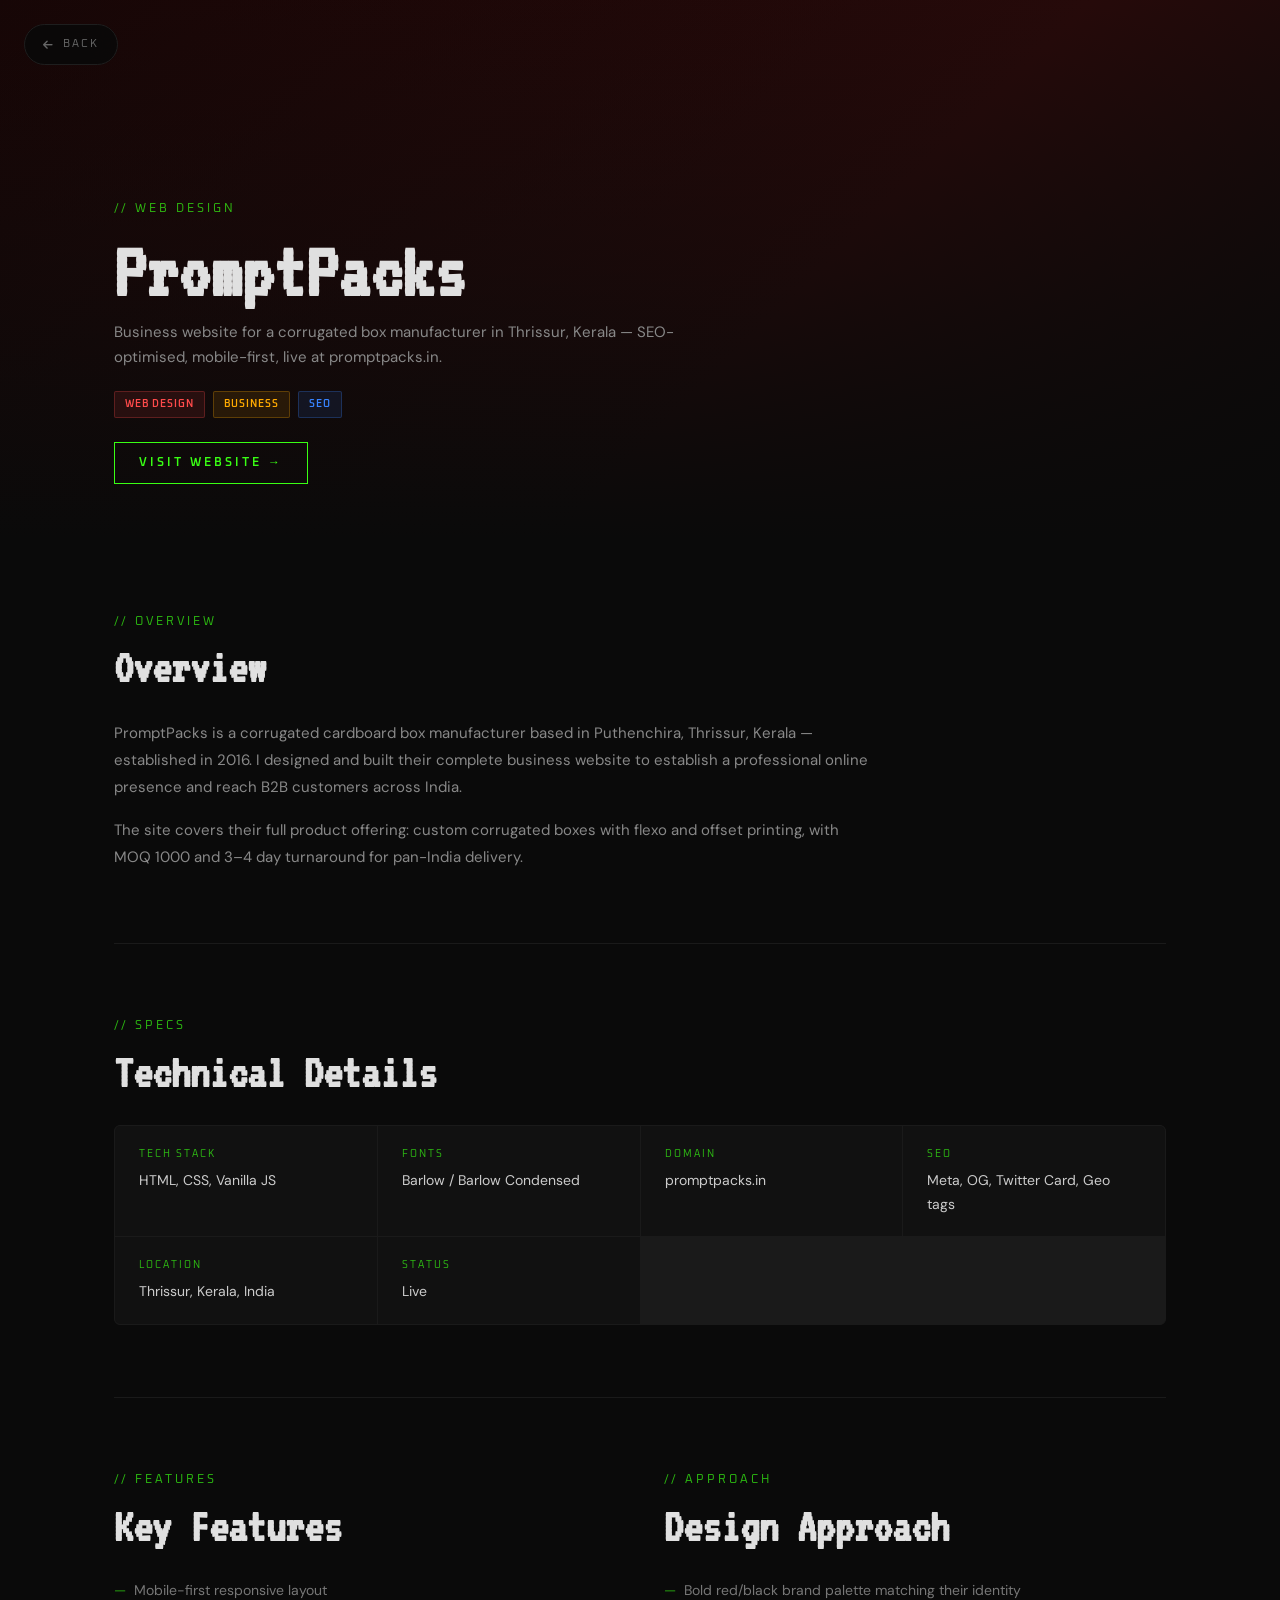
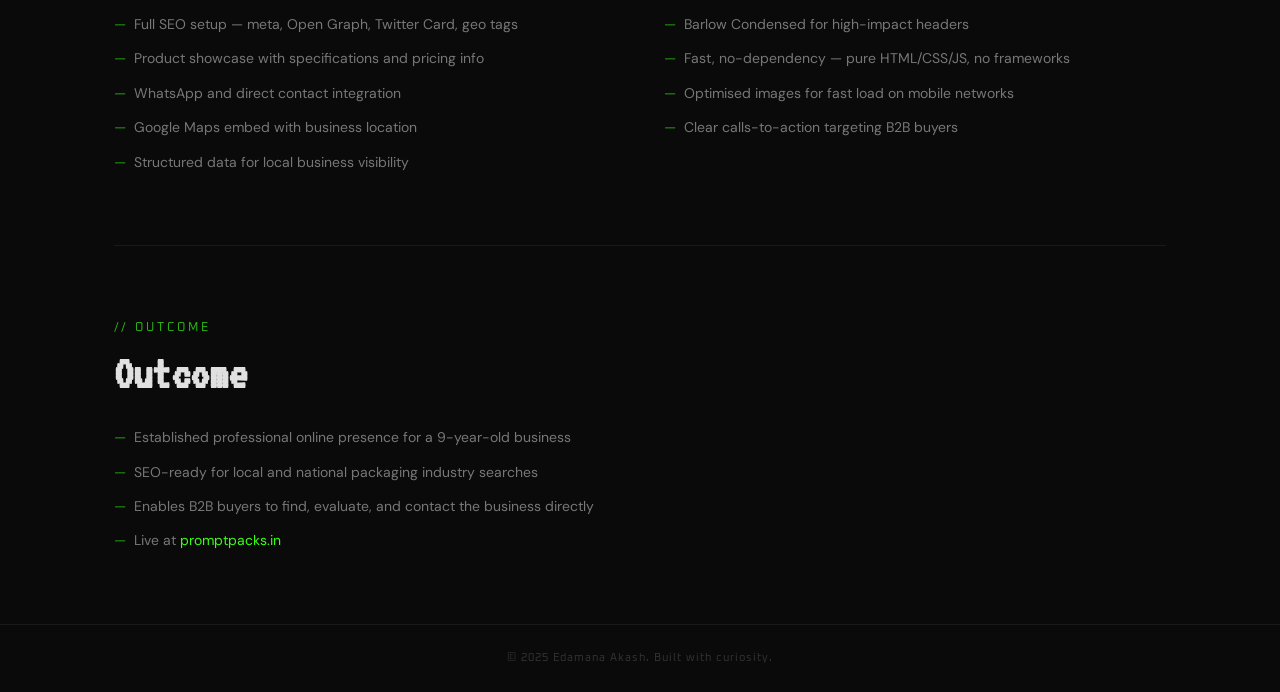
<file: Project Documentation/promptpacks.html>
<!DOCTYPE html>
<html lang="en">
<head>
  <meta charset="UTF-8">
  <meta name="viewport" content="width=device-width, initial-scale=1.0">
  <meta name="theme-color" content="#0a0a0a">
  <title>PromptPacks — E Akash</title>
  <link rel="icon" href="data:image/svg+xml,<svg xmlns='http://www.w3.org/2000/svg' viewBox='0 0 100 100'><circle cx='50' cy='50' r='50' fill='%2339ff14'/></svg>">
  <link rel="preconnect" href="https://fonts.googleapis.com">
  <link rel="preconnect" href="https://fonts.gstatic.com" crossorigin>
  <link href="https://fonts.googleapis.com/css2?family=VT323&family=Oxanium:wght@400;600&family=DM+Sans:wght@300;400;500&display=swap" rel="stylesheet">
  <link rel="stylesheet" href="https://cdnjs.cloudflare.com/ajax/libs/font-awesome/6.0.0/css/all.min.css">
  <link rel="stylesheet" href="../styles.css">
</head>
<body>

  <a href="../index.html#webtools" class="doc-back">
    <i class="fas fa-arrow-left"></i> Back
  </a>

  <div class="doc-hero" style="background: linear-gradient(135deg, #1a0505 0%, #2d0a0a 60%, #0a0a0a 100%);">
    <div class="doc-hero-overlay"></div>
    <div class="doc-hero-inner">
      <p class="section-label">// web design</p>
      <h1 class="doc-hero-title">PromptPacks</h1>
      <p class="doc-hero-sub">Business website for a corrugated box manufacturer in Thrissur, Kerala — SEO-optimised, mobile-first, live at promptpacks.in.</p>
      <div class="doc-hero-tags">
        <span class="tag tag-red">Web Design</span>
        <span class="tag tag-amber">Business</span>
        <span class="tag tag-blue">SEO</span>
      </div>
      <div style="margin-top: 24px;">
        <a href="https://promptpacks.in/" target="_blank" rel="noopener" class="btn">Visit Website →</a>
      </div>
    </div>
  </div>

  <div class="doc-body">
    <div class="doc-container">

      <section class="doc-section">
        <p class="section-label">// overview</p>
        <h2 class="doc-heading">Overview</h2>
        <p class="doc-text">PromptPacks is a corrugated cardboard box manufacturer based in Puthenchira, Thrissur, Kerala — established in 2016. I designed and built their complete business website to establish a professional online presence and reach B2B customers across India.</p>
        <p class="doc-text" style="margin-top:16px">The site covers their full product offering: custom corrugated boxes with flexo and offset printing, with MOQ 1000 and 3–4 day turnaround for pan-India delivery.</p>
      </section>

      <section class="doc-section">
        <p class="section-label">// specs</p>
        <h2 class="doc-heading">Technical Details</h2>
        <div class="doc-spec-grid">
          <div class="doc-spec-item">
            <span class="doc-spec-key">Tech Stack</span>
            <span class="doc-spec-val">HTML, CSS, Vanilla JS</span>
          </div>
          <div class="doc-spec-item">
            <span class="doc-spec-key">Fonts</span>
            <span class="doc-spec-val">Barlow / Barlow Condensed</span>
          </div>
          <div class="doc-spec-item">
            <span class="doc-spec-key">Domain</span>
            <span class="doc-spec-val">promptpacks.in</span>
          </div>
          <div class="doc-spec-item">
            <span class="doc-spec-key">SEO</span>
            <span class="doc-spec-val">Meta, OG, Twitter Card, Geo tags</span>
          </div>
          <div class="doc-spec-item">
            <span class="doc-spec-key">Location</span>
            <span class="doc-spec-val">Thrissur, Kerala, India</span>
          </div>
          <div class="doc-spec-item">
            <span class="doc-spec-key">Status</span>
            <span class="doc-spec-val">Live</span>
          </div>
        </div>
      </section>

      <section class="doc-section">
        <div class="doc-two-col">
          <div>
            <p class="section-label">// features</p>
            <h2 class="doc-heading">Key Features</h2>
            <ul class="doc-list">
              <li>Mobile-first responsive layout</li>
              <li>Full SEO setup — meta, Open Graph, Twitter Card, geo tags</li>
              <li>Product showcase with specifications and pricing info</li>
              <li>WhatsApp and direct contact integration</li>
              <li>Google Maps embed with business location</li>
              <li>Structured data for local business visibility</li>
            </ul>
          </div>
          <div>
            <p class="section-label">// approach</p>
            <h2 class="doc-heading">Design Approach</h2>
            <ul class="doc-list">
              <li>Bold red/black brand palette matching their identity</li>
              <li>Barlow Condensed for high-impact headers</li>
              <li>Fast, no-dependency — pure HTML/CSS/JS, no frameworks</li>
              <li>Optimised images for fast load on mobile networks</li>
              <li>Clear calls-to-action targeting B2B buyers</li>
            </ul>
          </div>
        </div>
      </section>

      <section class="doc-section">
        <p class="section-label">// outcome</p>
        <h2 class="doc-heading">Outcome</h2>
        <ul class="doc-list">
          <li>Established professional online presence for a 9-year-old business</li>
          <li>SEO-ready for local and national packaging industry searches</li>
          <li>Enables B2B buyers to find, evaluate, and contact the business directly</li>
          <li>Live at <a href="https://promptpacks.in/" target="_blank" rel="noopener" style="color:#39ff14;">promptpacks.in</a></li>
        </ul>
      </section>

    </div>
  </div>

  <footer>
    <p>© 2025 Edamana Akash. Built with curiosity.</p>
  </footer>

</body>
</html>
</file>
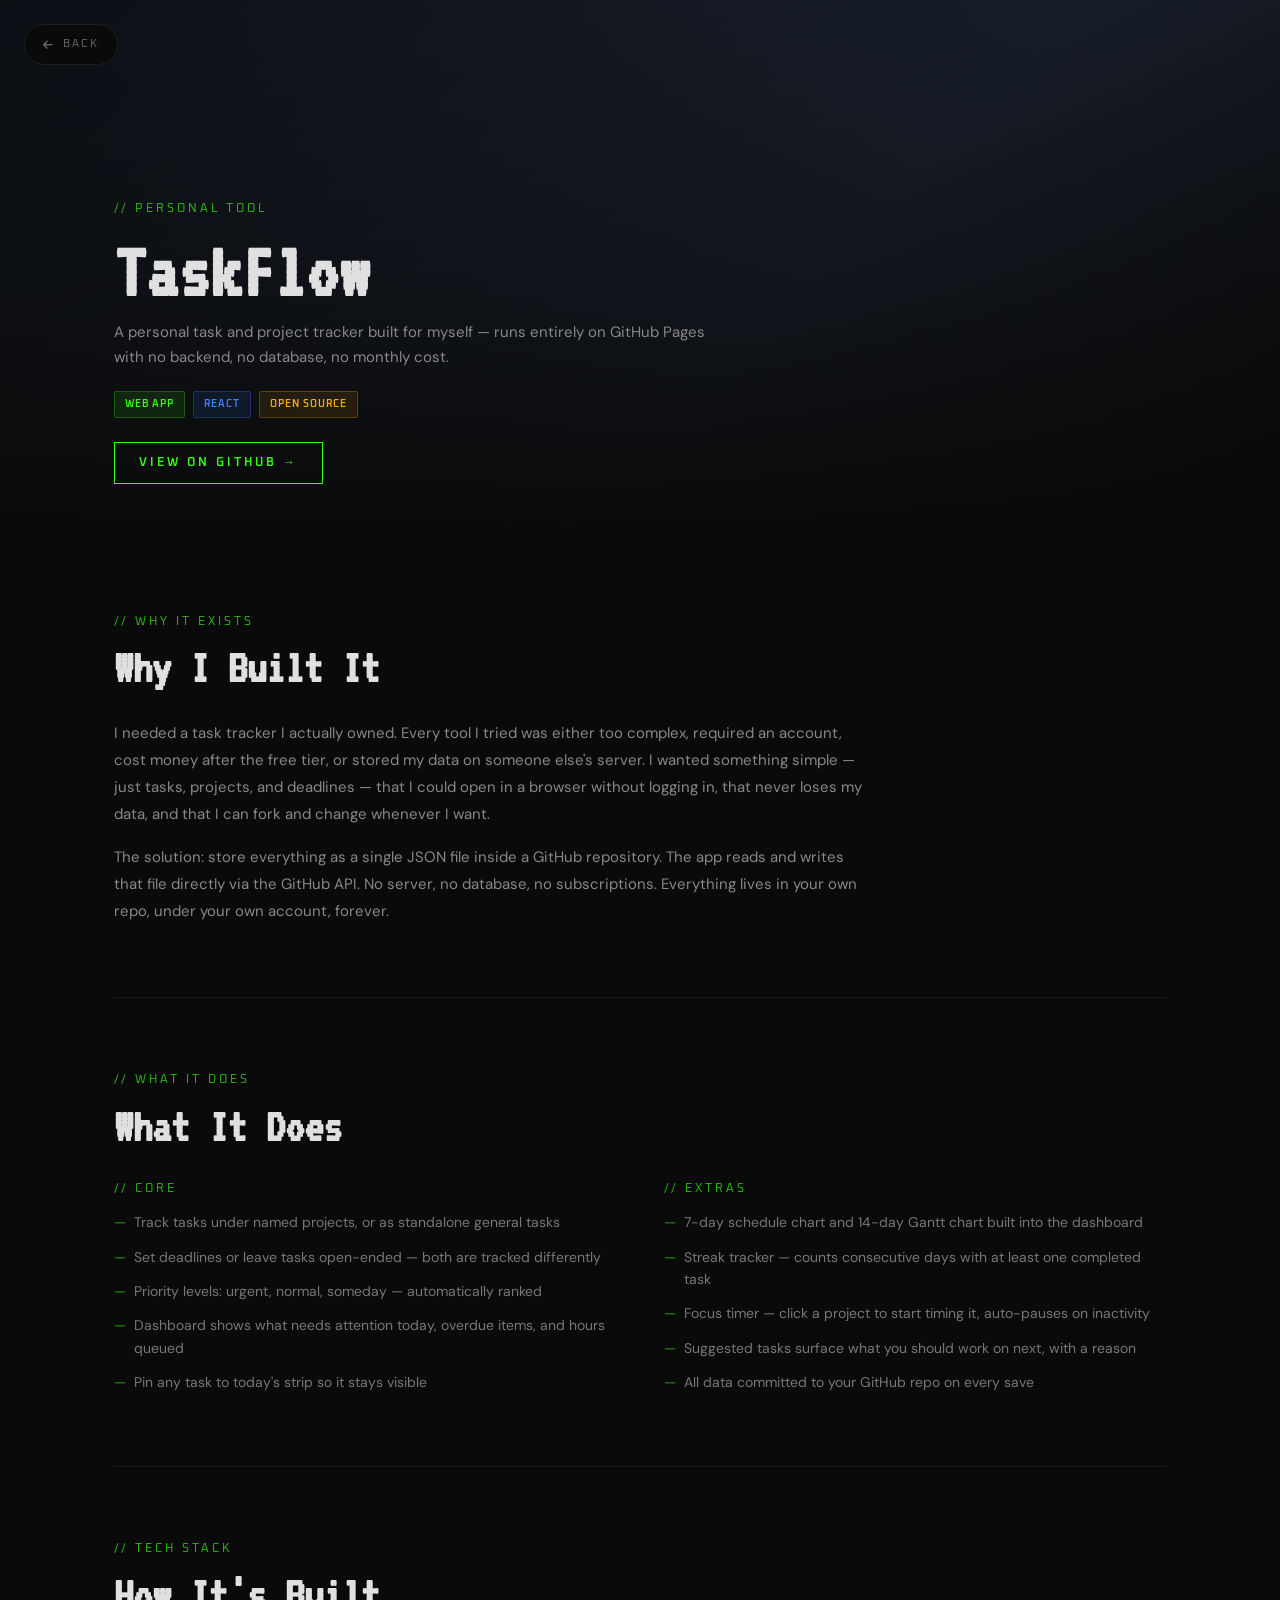
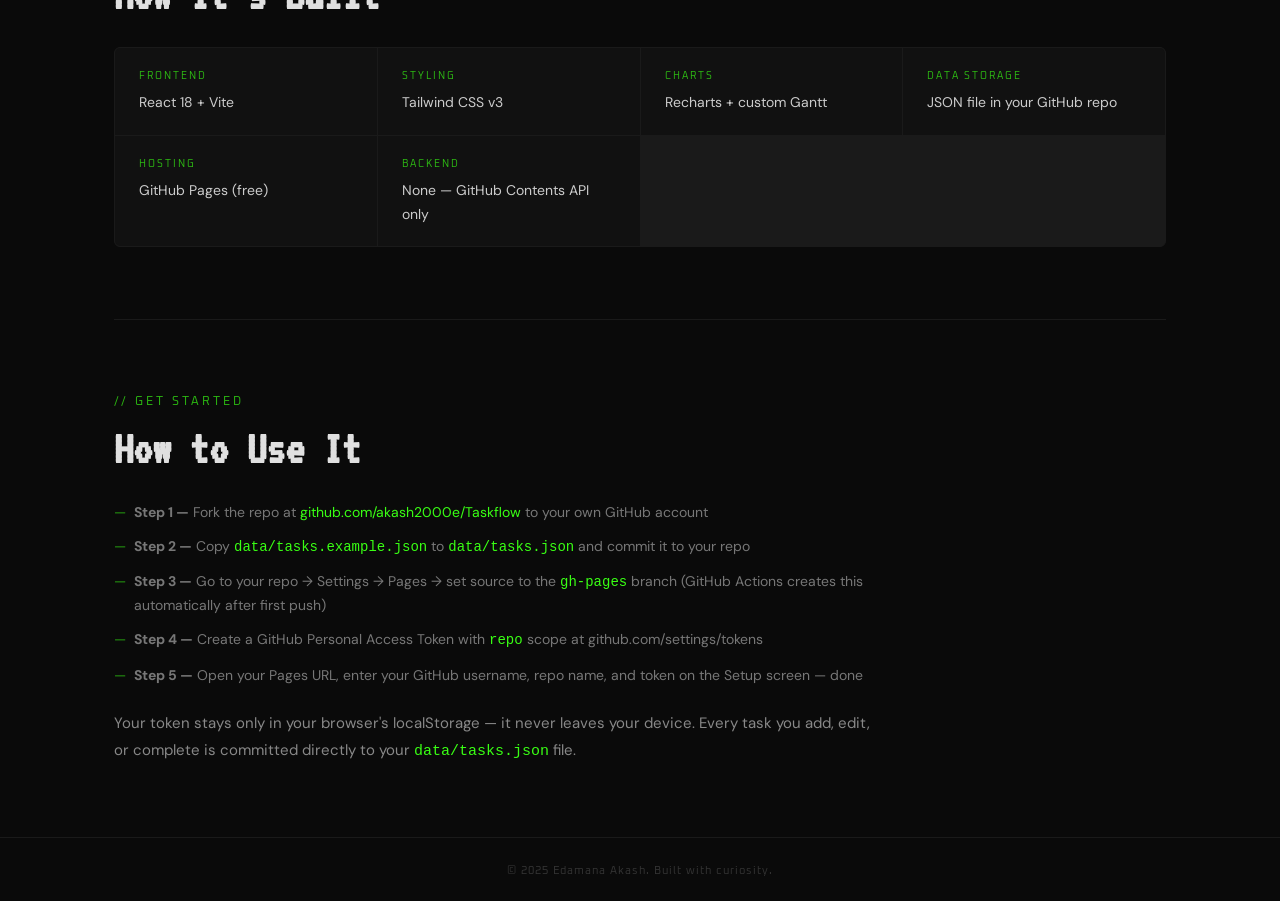
<file: Project Documentation/taskflow.html>
<!DOCTYPE html>
<html lang="en">
<head>
  <meta charset="UTF-8">
  <meta name="viewport" content="width=device-width, initial-scale=1.0">
  <meta name="theme-color" content="#0a0a0a">
  <title>TaskFlow — E Akash</title>
  <link rel="icon" href="data:image/svg+xml,<svg xmlns='http://www.w3.org/2000/svg' viewBox='0 0 100 100'><circle cx='50' cy='50' r='50' fill='%2339ff14'/></svg>">
  <link rel="preconnect" href="https://fonts.googleapis.com">
  <link rel="preconnect" href="https://fonts.gstatic.com" crossorigin>
  <link href="https://fonts.googleapis.com/css2?family=VT323&family=Oxanium:wght@400;600&family=DM+Sans:wght@300;400;500&display=swap" rel="stylesheet">
  <link rel="stylesheet" href="https://cdnjs.cloudflare.com/ajax/libs/font-awesome/6.0.0/css/all.min.css">
  <link rel="stylesheet" href="../styles.css">
</head>
<body>

  <a href="../index.html#webtools" class="doc-back">
    <i class="fas fa-arrow-left"></i> Back
  </a>

  <div class="doc-hero" style="background: linear-gradient(135deg, #0d1117 0%, #1a2332 60%, #0a0a0a 100%);">
    <div class="doc-hero-overlay"></div>
    <div class="doc-hero-inner">
      <p class="section-label">// personal tool</p>
      <h1 class="doc-hero-title">TaskFlow</h1>
      <p class="doc-hero-sub">A personal task and project tracker built for myself — runs entirely on GitHub Pages with no backend, no database, no monthly cost.</p>
      <div class="doc-hero-tags">
        <span class="tag tag-green">Web App</span>
        <span class="tag tag-blue">React</span>
        <span class="tag tag-amber">Open Source</span>
      </div>
      <div style="margin-top: 24px;">
        <a href="https://github.com/akash2000e/Taskflow" target="_blank" rel="noopener" class="btn">View on GitHub →</a>
      </div>
    </div>
  </div>

  <div class="doc-body">
    <div class="doc-container">

      <section class="doc-section">
        <p class="section-label">// why it exists</p>
        <h2 class="doc-heading">Why I Built It</h2>
        <p class="doc-text">I needed a task tracker I actually owned. Every tool I tried was either too complex, required an account, cost money after the free tier, or stored my data on someone else's server. I wanted something simple — just tasks, projects, and deadlines — that I could open in a browser without logging in, that never loses my data, and that I can fork and change whenever I want.</p>
        <p class="doc-text" style="margin-top:16px">The solution: store everything as a single JSON file inside a GitHub repository. The app reads and writes that file directly via the GitHub API. No server, no database, no subscriptions. Everything lives in your own repo, under your own account, forever.</p>
      </section>

      <section class="doc-section">
        <p class="section-label">// what it does</p>
        <h2 class="doc-heading">What It Does</h2>
        <div class="doc-two-col">
          <div>
            <p class="section-label">// core</p>
            <ul class="doc-list">
              <li>Track tasks under named projects, or as standalone general tasks</li>
              <li>Set deadlines or leave tasks open-ended — both are tracked differently</li>
              <li>Priority levels: urgent, normal, someday — automatically ranked</li>
              <li>Dashboard shows what needs attention today, overdue items, and hours queued</li>
              <li>Pin any task to today's strip so it stays visible</li>
            </ul>
          </div>
          <div>
            <p class="section-label">// extras</p>
            <ul class="doc-list">
              <li>7-day schedule chart and 14-day Gantt chart built into the dashboard</li>
              <li>Streak tracker — counts consecutive days with at least one completed task</li>
              <li>Focus timer — click a project to start timing it, auto-pauses on inactivity</li>
              <li>Suggested tasks surface what you should work on next, with a reason</li>
              <li>All data committed to your GitHub repo on every save</li>
            </ul>
          </div>
        </div>
      </section>

      <section class="doc-section">
        <p class="section-label">// tech stack</p>
        <h2 class="doc-heading">How It's Built</h2>
        <div class="doc-spec-grid">
          <div class="doc-spec-item">
            <span class="doc-spec-key">Frontend</span>
            <span class="doc-spec-val">React 18 + Vite</span>
          </div>
          <div class="doc-spec-item">
            <span class="doc-spec-key">Styling</span>
            <span class="doc-spec-val">Tailwind CSS v3</span>
          </div>
          <div class="doc-spec-item">
            <span class="doc-spec-key">Charts</span>
            <span class="doc-spec-val">Recharts + custom Gantt</span>
          </div>
          <div class="doc-spec-item">
            <span class="doc-spec-key">Data storage</span>
            <span class="doc-spec-val">JSON file in your GitHub repo</span>
          </div>
          <div class="doc-spec-item">
            <span class="doc-spec-key">Hosting</span>
            <span class="doc-spec-val">GitHub Pages (free)</span>
          </div>
          <div class="doc-spec-item">
            <span class="doc-spec-key">Backend</span>
            <span class="doc-spec-val">None — GitHub Contents API only</span>
          </div>
        </div>
      </section>

      <section class="doc-section">
        <p class="section-label">// get started</p>
        <h2 class="doc-heading">How to Use It</h2>
        <ul class="doc-list">
          <li><strong>Step 1 —</strong> Fork the repo at <a href="https://github.com/akash2000e/Taskflow" target="_blank" rel="noopener" style="color:#39ff14;">github.com/akash2000e/Taskflow</a> to your own GitHub account</li>
          <li><strong>Step 2 —</strong> Copy <code style="color:#39ff14; font-family:monospace;">data/tasks.example.json</code> to <code style="color:#39ff14; font-family:monospace;">data/tasks.json</code> and commit it to your repo</li>
          <li><strong>Step 3 —</strong> Go to your repo → Settings → Pages → set source to the <code style="color:#39ff14; font-family:monospace;">gh-pages</code> branch (GitHub Actions creates this automatically after first push)</li>
          <li><strong>Step 4 —</strong> Create a GitHub Personal Access Token with <code style="color:#39ff14; font-family:monospace;">repo</code> scope at github.com/settings/tokens</li>
          <li><strong>Step 5 —</strong> Open your Pages URL, enter your GitHub username, repo name, and token on the Setup screen — done</li>
        </ul>
        <p class="doc-text" style="margin-top: 24px;">Your token stays only in your browser's localStorage — it never leaves your device. Every task you add, edit, or complete is committed directly to your <code style="color:#39ff14; font-family:monospace;">data/tasks.json</code> file.</p>
      </section>

    </div>
  </div>

  <footer>
    <p>© 2025 Edamana Akash. Built with curiosity.</p>
  </footer>

</body>
</html>
</file>
<file: styles.css>
/* =============================================
   RESET & BASE
   ============================================= */
*, *::before, *::after {
  box-sizing: border-box;
  margin: 0;
  padding: 0;
}

html {
  scroll-behavior: smooth;
}

body {
  background-color: #0a0a0a;
  color: #e0e0e0;
  font-family: 'DM Sans', sans-serif;
  font-size: 16px;
  line-height: 1.7;
  -webkit-font-smoothing: antialiased;
}

a {
  color: inherit;
  text-decoration: none;
}

ul {
  list-style: none;
}

img {
  display: block;
  max-width: 100%;
}

/* =============================================
   TYPOGRAPHY UTILITIES
   ============================================= */
.section-label {
  font-family: 'Oxanium', sans-serif;
  font-size: 12px;
  color: #39ff14;
  letter-spacing: 3px;
  text-transform: uppercase;
  opacity: 0.7;
  margin-bottom: 12px;
}

.section-heading {
  font-family: 'VT323', monospace;
  font-size: 62px;
  color: #e0e0e0;
  line-height: 1;
  margin-bottom: 48px;
}

/* =============================================
   LAYOUT
   ============================================= */
.container {
  max-width: 1100px;
  margin: 0 auto;
  padding: 0 24px;
}

section {
  padding: 100px 0;
}

/* Section backgrounds are set explicitly per-section */

/* =============================================
   FADE-IN (Intersection Observer)
   ============================================= */
.fade-in {
  opacity: 0;
  transform: translateY(20px);
  transition: opacity 0.5s ease, transform 0.5s ease;
}

.fade-in.visible {
  opacity: 1;
  transform: translateY(0);
}

/* =============================================
   BUTTON
   ============================================= */
.btn {
  display: inline-block;
  font-family: 'Oxanium', sans-serif;
  font-size: 12px;
  font-weight: 600;
  background: transparent;
  border: 1px solid #39ff14;
  color: #39ff14;
  padding: 10px 24px;
  letter-spacing: 3px;
  text-transform: uppercase;
  cursor: pointer;
  transition: background 0.2s ease, color 0.2s ease, transform 0.15s ease, box-shadow 0.2s ease;
}

.btn:hover {
  background: #39ff14;
  color: #0a0a0a;
}

.btn-ghost {
  border-color: #333;
  color: #666;
}

.btn-ghost:hover {
  background: #333;
  color: #e0e0e0;
}

.hero-actions {
  display: flex;
  gap: 12px;
  flex-wrap: wrap;
}

/* =============================================
   FLOATING BOTTOM NAV
   ============================================= */
.bottom-nav {
  position: fixed;
  bottom: 24px;
  left: 50%;
  transform: translateX(-50%);
  z-index: 1000;
  background: rgba(10, 10, 10, 0.88);
  border: 1px solid #222;
  border-radius: 50px;
  backdrop-filter: blur(14px);
  -webkit-backdrop-filter: blur(14px);
  box-shadow: 0 4px 32px rgba(0, 0, 0, 0.5);
}

.nav-links {
  display: flex;
  align-items: center;
  gap: 0;
  height: 48px;
  padding: 0 8px;
}

.nav-links a {
  font-family: 'Oxanium', sans-serif;
  font-size: 11px;
  text-transform: uppercase;
  letter-spacing: 2px;
  color: #777;
  padding: 8px 18px;
  border-radius: 50px;
  transition: color 0.2s ease, background 0.2s ease;
  white-space: nowrap;
}

.nav-links a:hover,
.nav-links a.active {
  color: #39ff14;
  background: rgba(57, 255, 20, 0.08);
}

/* =============================================
   HERO SECTION
   ============================================= */
#hero {
  min-height: 100vh;
  display: flex;
  align-items: center;
  justify-content: center;
  background-color: #0a0a0a;
}

.hero-inner {
  max-width: 1100px;
  width: 100%;
  padding: 0 24px;
  display: flex;
  align-items: center;
  gap: 80px;
}

.hero-content {
  flex: 1;
  text-align: left;
}

.hero-photo {
  flex-shrink: 0;
  width: 460px;
  position: relative;
}

.hero-photo img {
  width: 100%;
  aspect-ratio: 3/4;
  object-fit: cover;
  border: none;
  border-radius: 0;
  display: block;
  -webkit-mask-image:
    linear-gradient(to bottom, transparent 0%, black 18%, black 82%, transparent 100%),
    linear-gradient(to right, transparent 0%, black 18%, black 82%, transparent 100%);
  -webkit-mask-composite: destination-in;
  mask-image:
    linear-gradient(to bottom, transparent 0%, black 18%, black 82%, transparent 100%),
    linear-gradient(to right, transparent 0%, black 18%, black 82%, transparent 100%);
  mask-composite: intersect;
}

/* Name hover expand */
.hero-name {
  font-family: 'VT323', monospace;
  font-size: 96px;
  color: #39ff14;
  line-height: 1;
  margin-bottom: 16px;
  cursor: default;
  letter-spacing: 2px;
  white-space: nowrap;
}

.name-first,
.name-last {
  display: inline-block;
}

.name-expand {
  display: inline-block;
  overflow: hidden;
  max-width: 0;
  opacity: 0;
  vertical-align: bottom;
  white-space: nowrap;
  transition: opacity 0.12s ease;
}

/* Block cursor that appears while name is typing */
.name-type-cursor {
  display: inline-block;
  width: 3px;
  height: 0.75em;
  background: #39ff14;
  margin-left: 3px;
  vertical-align: middle;
  animation: blink 0.85s step-end infinite;
}

/* Glow when full name is revealed */
.hero-name.name-full {
  text-shadow: 0 0 40px rgba(57, 255, 20, 0.25);
  transition: text-shadow 0.3s ease;
}

.hero-title {
  font-family: 'VT323', monospace;
  font-size: 44px;
  color: #e0e0e0;
  margin-bottom: 12px;
}

.hero-tagline {
  font-family: 'DM Sans', sans-serif;
  font-size: 18px;
  color: #777;
  margin-bottom: 40px;
}

/* =============================================
   ABOUT SECTION
   ============================================= */
#about {
  background-color: #111111;
}

.about-text p {
  font-size: 15px;
  color: #aaa;
  line-height: 1.8;
  margin-bottom: 32px;
}

.about-edu {
  border-top: 1px solid #1e1e1e;
  padding-top: 24px;
}

.edu-label {
  font-family: 'Oxanium', sans-serif;
  font-size: 11px;
  color: #39ff14;
  letter-spacing: 3px;
  text-transform: uppercase;
  opacity: 0.7;
  margin-bottom: 16px;
}

.about-edu ul {
  display: flex;
  flex-direction: column;
  gap: 12px;
}

.about-edu li {
  font-family: 'DM Sans', sans-serif;
  font-size: 13px;
  color: #777;
  display: flex;
  align-items: baseline;
  gap: 10px;
}

.edu-year {
  font-family: 'Oxanium', sans-serif;
  font-size: 11px;
  color: #39ff14;
  opacity: 0.7;
  flex-shrink: 0;
}

.edu-cgpa {
  font-family: 'Oxanium', sans-serif;
  font-size: 10px;
  color: #444;
  margin-left: 4px;
}

/* =============================================
   FAB ACADEMY SECTION
   ============================================= */
#fabacademy {
  background-color: #0a0a0a;
}

.fab-banner {
  display: flex;
  align-items: center;
  justify-content: space-between;
  gap: 48px;
  border: 1px solid #1e1e1e;
  border-radius: 6px;
  padding: 56px 64px;
  background: #111;
  position: relative;
  overflow: hidden;
}

.fab-banner-text {
  flex: 1;
}

.fab-title {
  font-family: 'VT323', monospace;
  font-size: 72px;
  color: #39ff14;
  line-height: 1;
  margin-bottom: 16px;
}

.fab-desc {
  font-family: 'DM Sans', sans-serif;
  font-size: 15px;
  color: #888;
  line-height: 1.8;
  max-width: 560px;
  margin-bottom: 32px;
}

.fab-stats {
  display: flex;
  gap: 40px;
  margin-bottom: 36px;
}

.fab-stat {
  display: flex;
  flex-direction: column;
  gap: 4px;
}

.fab-stat-num {
  font-family: 'VT323', monospace;
  font-size: 40px;
  color: #e0e0e0;
  line-height: 1;
}

.fab-stat-label {
  font-family: 'Oxanium', sans-serif;
  font-size: 10px;
  color: #555;
  text-transform: uppercase;
  letter-spacing: 2px;
}

.fab-banner-tag {
  font-family: 'VT323', monospace;
  font-size: 180px;
  color: #39ff14;
  opacity: 0.04;
  line-height: 1;
  flex-shrink: 0;
  user-select: none;
  pointer-events: none;
}

/* =============================================
   SKILLS SECTION
   ============================================= */
#skills {
  background-color: #0a0a0a;
}

.skills-grid {
  display: grid;
  grid-template-columns: repeat(2, 1fr);
  gap: 16px;
}

.skill-card {
  background: #161616;
  border: 1px solid #1e1e1e;
  border-radius: 6px;
  padding: 24px;
  transition: border-color 0.2s ease;
}

.skill-card:hover {
  border-color: #222222;
}

.skill-category {
  font-family: 'VT323', monospace;
  font-size: 28px;
  color: #e0e0e0;
  margin-bottom: 16px;
}

.skill-pills {
  display: flex;
  flex-wrap: wrap;
  gap: 8px;
}

.pill {
  font-family: 'Oxanium', sans-serif;
  font-size: 11px;
  font-weight: 500;
  padding: 5px 12px;
  border: 1px solid #222;
  border-radius: 2px;
  color: #888;
  background: #111;
  letter-spacing: 0.5px;
}

/* =============================================
   EXPERIENCE / TIMELINE
   ============================================= */
#experience {
  background-color: #111111;
}

.timeline {
  position: relative;
  padding-left: 32px;
}

.timeline::before {
  content: '';
  position: absolute;
  left: 4px;
  top: 8px;
  bottom: 8px;
  width: 1px;
  background: #1e1e1e;
  transform-origin: top center;
  transform: scaleY(0);
  transition: transform 1s cubic-bezier(0.4, 0, 0.2, 1);
}

.timeline.draw-line::before {
  transform: scaleY(1);
}

.timeline-item {
  position: relative;
  margin-bottom: 48px;
}

.timeline-item:last-child {
  margin-bottom: 0;
}

.timeline-dot {
  position: absolute;
  left: -32px;
  top: 6px;
  width: 10px;
  height: 10px;
  border-radius: 50%;
}

.timeline-dot.green { background: #39ff14; }
.timeline-dot.amber { background: #ffaa00; }

.timeline-content {
  display: flex;
  flex-direction: column;
  gap: 4px;
}

.timeline-date {
  font-family: 'Oxanium', sans-serif;
  font-size: 11px;
  text-transform: uppercase;
  letter-spacing: 1px;
}

.timeline-date.green { color: #39ff14; }
.timeline-date.amber { color: #ffaa00; }

.timeline-role {
  font-family: 'VT323', monospace;
  font-size: 24px;
  color: #e0e0e0;
  line-height: 1.1;
}

.timeline-company {
  font-family: 'Oxanium', sans-serif;
  font-size: 11px;
  color: #555;
  letter-spacing: 0.5px;
}

.timeline-desc {
  font-family: 'DM Sans', sans-serif;
  font-size: 13px;
  color: #666;
  margin-top: 6px;
  line-height: 1.6;
}

/* =============================================
   PROJECTS SECTION
   ============================================= */
#projects {
  background-color: #0a0a0a;
}

.projects-grid {
  display: grid;
  grid-template-columns: repeat(3, 1fr);
  gap: 16px;
}

.project-card {
  background: #161616;
  border: 1px solid #1e1e1e;
  border-radius: 6px;
  overflow: hidden;
  transition: border-color 0.2s ease, transform 0.2s ease;
  cursor: pointer;
  display: flex;
  flex-direction: column;
}

a.project-card:hover {
  border-color: #39ff14;
  transform: translateY(-4px);
}

.project-card.coming-soon {
  opacity: 0.5;
  cursor: default;
  pointer-events: none;
}

/* Card image */
.card-img {
  height: 160px;
  background-color: #111;
  background-size: cover;
  background-position: center;
  background-repeat: no-repeat;
  display: flex;
  align-items: center;
  justify-content: center;
  position: relative;
  filter: grayscale(100%) brightness(0.55) contrast(1.1);
  transition: filter 0.3s ease;
}

.card-img::after {
  content: '';
  position: absolute;
  inset: 0;
  background: rgba(57, 255, 20, 0.07);
  pointer-events: none;
  z-index: 1;
}

a.project-card:hover .card-img {
  filter: grayscale(0%) brightness(0.85) contrast(1.05);
}

.card-img-fallback {
  font-family: 'VT323', monospace;
  font-size: 36px;
  color: #39ff14;
  opacity: 0.2;
  position: absolute;
}

/* Hide fallback text if image loads */
.card-img[style*="url("] .card-img-fallback {
  /* JS handles this */
}

.card-body {
  padding: 16px;
  display: flex;
  flex-direction: column;
  gap: 8px;
  flex: 1;
}

.card-tags {
  display: flex;
  flex-wrap: wrap;
  gap: 6px;
  align-items: center;
}

.card-title {
  font-family: 'VT323', monospace;
  font-size: 22px;
  color: #e0e0e0;
  line-height: 1.1;
}

.card-desc {
  font-family: 'DM Sans', sans-serif;
  font-size: 12px;
  color: #666;
  line-height: 1.6;
}

/* Tags */
.tag {
  font-family: 'Oxanium', sans-serif;
  font-size: 10px;
  font-weight: 600;
  padding: 4px 10px;
  border-radius: 2px;
  letter-spacing: 1px;
  text-transform: uppercase;
}

.tag-green {
  background: rgba(57, 255, 20, 0.1);
  color: #39ff14;
  border: 1px solid rgba(57, 255, 20, 0.25);
}

.tag-amber {
  background: rgba(255, 170, 0, 0.1);
  color: #ffaa00;
  border: 1px solid rgba(255, 170, 0, 0.25);
}

.tag-blue {
  background: rgba(56, 132, 255, 0.1);
  color: #3884ff;
  border: 1px solid rgba(56, 132, 255, 0.25);
}

.tag-red {
  background: rgba(255, 75, 75, 0.1);
  color: #ff4b4b;
  border: 1px solid rgba(255, 75, 75, 0.25);
}

.tag-group {
  background: rgba(119, 119, 119, 0.1);
  color: #777;
  border: 1px solid rgba(119, 119, 119, 0.25);
}

.badge-coming-soon {
  font-family: 'Oxanium', sans-serif;
  font-size: 9px;
  font-weight: 600;
  padding: 3px 8px;
  border-radius: 2px;
  letter-spacing: 1px;
  text-transform: uppercase;
  background: rgba(255, 75, 75, 0.1);
  color: #ff4b4b;
  border: 1px solid rgba(255, 75, 75, 0.25);
}

/* =============================================
   WEBSITES & TOOLS SECTION
   ============================================= */
#webtools {
  background-color: #111111;
}

.webtool-card {
  transition: border-color 0.2s ease, transform 0.2s ease;
  cursor: default;
}

.webtool-card:hover {
  border-color: #39ff14;
  transform: translateY(-4px);
}

.webtool-card:hover .card-img {
  filter: grayscale(0%) brightness(0.85) contrast(1.05);
}

.card-actions {
  display: flex;
  gap: 8px;
  flex-wrap: wrap;
  margin-top: auto;
  padding-top: 4px;
}

.btn-sm {
  font-size: 10px;
  padding: 6px 14px;
  letter-spacing: 2px;
}

/* =============================================
   CONTACT SECTION
   ============================================= */
#contact {
  background-color: #111111;
}

.contact-grid {
  display: grid;
  grid-template-columns: 1fr 1fr;
  gap: 64px;
  align-items: start;
}

/* Form */
.contact-form {
  display: flex;
  flex-direction: column;
  gap: 20px;
}

.form-group {
  display: flex;
  flex-direction: column;
  gap: 6px;
}

.form-group label {
  font-family: 'Oxanium', sans-serif;
  font-size: 11px;
  color: #555;
  text-transform: uppercase;
  letter-spacing: 1px;
}

.form-group input,
.form-group textarea {
  background: #161616;
  border: 1px solid #1e1e1e;
  border-radius: 4px;
  color: #e0e0e0;
  font-family: 'DM Sans', sans-serif;
  font-size: 14px;
  padding: 10px 14px;
  outline: none;
  transition: border-color 0.2s ease;
  resize: vertical;
}

.form-group input::placeholder,
.form-group textarea::placeholder {
  color: #444;
}

.form-group input:focus,
.form-group textarea:focus {
  border-color: #39ff14;
}

.form-status {
  font-family: 'Oxanium', sans-serif;
  font-size: 12px;
  letter-spacing: 1px;
  min-height: 20px;
}

.form-status.success { color: #39ff14; }
.form-status.error   { color: #ff4b4b; }

/* Contact links */
.contact-intro {
  font-family: 'DM Sans', sans-serif;
  font-size: 14px;
  color: #777;
  margin-bottom: 28px;
  line-height: 1.7;
}

.social-list {
  display: flex;
  flex-direction: column;
  gap: 16px;
}

.social-list a {
  display: flex;
  align-items: center;
  gap: 14px;
  color: #666;
  font-family: 'DM Sans', sans-serif;
  font-size: 13px;
  transition: color 0.2s ease;
}

.social-list a:hover {
  color: #39ff14;
}

.social-list i {
  width: 16px;
  text-align: center;
  font-size: 14px;
  color: #444;
  flex-shrink: 0;
  transition: color 0.2s ease;
}

.social-list a:hover i {
  color: #39ff14;
}

/* =============================================
   DOC PAGE (Project Documentation)
   ============================================= */
.doc-back {
  position: fixed;
  top: 24px;
  left: 24px;
  z-index: 100;
  font-family: 'Oxanium', sans-serif;
  font-size: 11px;
  letter-spacing: 2px;
  text-transform: uppercase;
  color: #666;
  display: flex;
  align-items: center;
  gap: 8px;
  padding: 10px 18px;
  border: 1px solid #1e1e1e;
  border-radius: 50px;
  background: rgba(10, 10, 10, 0.88);
  backdrop-filter: blur(12px);
  -webkit-backdrop-filter: blur(12px);
  transition: color 0.2s, border-color 0.2s;
}
.doc-back:hover { color: #39ff14; border-color: #39ff14; }

.doc-hero {
  height: 60vh;
  min-height: 380px;
  background-size: cover;
  background-position: center;
  background-color: #111;
  position: relative;
  display: flex;
  align-items: flex-end;
}

.doc-hero-overlay {
  position: absolute;
  inset: 0;
  background: linear-gradient(to top, #0a0a0a 0%, rgba(10,10,10,0.55) 50%, rgba(10,10,10,0.2) 100%);
}

.doc-hero-inner {
  position: relative;
  z-index: 1;
  max-width: 1100px;
  width: 100%;
  margin: 0 auto;
  padding: 0 24px 56px;
}

.doc-hero-title {
  font-family: 'VT323', monospace;
  font-size: 80px;
  color: #e0e0e0;
  line-height: 1;
  margin-bottom: 8px;
}

.doc-hero-sub {
  font-family: 'DM Sans', sans-serif;
  font-size: 15px;
  color: #888;
  margin-bottom: 20px;
  max-width: 600px;
}

.doc-hero-tags {
  display: flex;
  gap: 8px;
  flex-wrap: wrap;
}

.doc-body { background: #0a0a0a; }

.doc-container {
  max-width: 1100px;
  margin: 0 auto;
  padding: 0 24px;
}

.doc-section {
  padding: 72px 0;
  border-bottom: 1px solid #1a1a1a;
}
.doc-section:last-child { border-bottom: none; }

.doc-heading {
  font-family: 'VT323', monospace;
  font-size: 48px;
  color: #e0e0e0;
  line-height: 1;
  margin-bottom: 28px;
}

.doc-text {
  font-family: 'DM Sans', sans-serif;
  font-size: 15px;
  color: #888;
  line-height: 1.8;
  max-width: 760px;
}

.doc-text + .doc-text { margin-top: 16px; }

.doc-list {
  list-style: none;
  display: flex;
  flex-direction: column;
  gap: 12px;
  max-width: 760px;
}
.doc-list li {
  font-family: 'DM Sans', sans-serif;
  font-size: 14px;
  color: #777;
  padding-left: 20px;
  position: relative;
  line-height: 1.6;
}
.doc-list li::before {
  content: '—';
  position: absolute;
  left: 0;
  color: #39ff14;
  opacity: 0.6;
}

.doc-two-col {
  display: grid;
  grid-template-columns: 1fr 1fr;
  gap: 48px;
  align-items: start;
}

.doc-spec-grid {
  display: grid;
  grid-template-columns: repeat(auto-fill, minmax(240px, 1fr));
  gap: 1px;
  background: #1a1a1a;
  border: 1px solid #1a1a1a;
  border-radius: 6px;
  overflow: hidden;
}
.doc-spec-item {
  background: #111;
  padding: 20px 24px;
  display: flex;
  flex-direction: column;
  gap: 6px;
}
.doc-spec-key {
  font-family: 'Oxanium', sans-serif;
  font-size: 10px;
  color: #39ff14;
  opacity: 0.7;
  text-transform: uppercase;
  letter-spacing: 2px;
}
.doc-spec-val {
  font-family: 'DM Sans', sans-serif;
  font-size: 14px;
  color: #ccc;
}

.doc-gallery {
  display: grid;
  grid-template-columns: repeat(auto-fill, minmax(280px, 1fr));
  gap: 12px;
}
.doc-gallery-img {
  width: 100%;
  aspect-ratio: 4/3;
  object-fit: cover;
  border-radius: 4px;
  filter: grayscale(20%) brightness(0.8);
  transition: filter 0.3s ease, transform 0.3s ease;
  cursor: pointer;
  border: 1px solid #1a1a1a;
}
.doc-gallery-img:hover {
  filter: grayscale(0%) brightness(1);
  transform: scale(1.02);
}

.doc-video {
  width: 100%;
  max-width: 820px;
  border-radius: 6px;
  margin-top: 24px;
  border: 1px solid #1e1e1e;
  display: block;
}

.doc-subheading {
  font-family: 'Oxanium', sans-serif;
  font-size: 16px;
  color: #ccc;
  margin: 32px 0 12px;
  letter-spacing: 0.5px;
}

.doc-caption {
  font-family: 'DM Sans', sans-serif;
  font-size: 12px;
  color: #555;
  font-style: italic;
  margin-top: 8px;
}

.doc-img-full {
  width: 100%;
  aspect-ratio: 16/9;
  object-fit: contain;
  background: #111;
  border-radius: 4px;
  border: 1px solid #1a1a1a;
  margin-top: 20px;
  display: block;
}

.doc-video-block {
  margin-top: 28px;
}
.doc-video-block video {
  width: 100%;
  aspect-ratio: 16/9;
  object-fit: cover;
  border-radius: 6px;
  border: 1px solid #1e1e1e;
  display: block;
}

.doc-lightbox {
  position: fixed;
  inset: 0;
  background: rgba(0, 0, 0, 0.94);
  z-index: 9999;
  display: flex;
  align-items: center;
  justify-content: center;
  cursor: zoom-out;
}
.doc-lightbox img {
  max-width: 90vw;
  max-height: 90vh;
  object-fit: contain;
  border-radius: 4px;
}

@media (max-width: 768px) {
  .doc-hero { height: 50vh; min-height: 300px; }
  .doc-hero-title { font-size: 48px; }
  .doc-back { top: 16px; left: 16px; font-size: 10px; padding: 8px 14px; }
  .doc-gallery { grid-template-columns: 1fr 1fr; }
  .doc-two-col { grid-template-columns: 1fr; gap: 0; }
}

/* =============================================
   FOOTER
   ============================================= */
footer {
  background: #0a0a0a;
  border-top: 1px solid #1a1a1a;
  padding: 24px;
  text-align: center;
}

footer p {
  font-family: 'Oxanium', sans-serif;
  font-size: 11px;
  color: #333;
  letter-spacing: 1px;
}

/* =============================================
   RESPONSIVE — TABLET (768px – 1024px)
   ============================================= */
@media (max-width: 1024px) {
  .projects-grid {
    grid-template-columns: repeat(2, 1fr);
  }

  .fab-banner {
    padding: 40px 40px;
  }
}

/* =============================================
   RESPONSIVE — MOBILE (< 768px)
   ============================================= */
@media (max-width: 768px) {
  section {
    padding: 72px 0;
  }

  .section-heading {
    font-size: 40px;
    margin-bottom: 32px;
  }

  /* Bottom nav — shrink on mobile */
  .bottom-nav {
    bottom: 16px;
  }

  .bottom-nav {
    max-width: calc(100vw - 32px);
    overflow-x: auto;
    scrollbar-width: none;
  }

  .bottom-nav::-webkit-scrollbar { display: none; }

  .nav-links {
    height: 44px;
    padding: 0 4px;
  }

  .nav-links a {
    font-size: 9px;
    padding: 6px 10px;
    letter-spacing: 1px;
  }

  /* Hero */
  .hero-inner {
    flex-direction: column-reverse;
    gap: 40px;
    padding-top: 60px;
  }

  .hero-content {
    text-align: center;
  }

  .hero-actions {
    justify-content: center;
  }

  .hero-photo {
    width: 280px;
  }

  .hero-name {
    font-size: 64px;
  }

  .hero-title {
    font-size: 28px;
  }

  /* Fab Academy */
  .fab-banner {
    flex-direction: column;
    padding: 32px 24px;
    gap: 0;
  }

  .fab-banner-tag {
    display: none;
  }

  .fab-stats {
    gap: 24px;
  }

  /* Skills */
  .skills-grid {
    grid-template-columns: 1fr;
  }

  /* Projects */
  .projects-grid {
    grid-template-columns: 1fr;
  }

  /* Contact */
  .contact-grid {
    grid-template-columns: 1fr;
    gap: 40px;
  }
}

/* =============================================
   SCROLL PROGRESS BAR
   ============================================= */
#scroll-progress {
  position: fixed;
  top: 0;
  left: 0;
  height: 2px;
  width: 0%;
  background: #39ff14;
  z-index: 2000;
  box-shadow: 0 0 10px rgba(57, 255, 20, 0.6), 0 0 2px rgba(57, 255, 20, 0.8);
  pointer-events: none;
  transition: width 0.08s linear;
}

/* =============================================
   TYPEWRITER CURSOR
   ============================================= */
.type-cursor {
  display: inline-block;
  width: 3px;
  height: 0.8em;
  background: #e0e0e0;
  margin-left: 6px;
  vertical-align: middle;
  border-radius: 1px;
  animation: blink 0.85s step-end infinite;
}

@keyframes blink {
  0%, 100% { opacity: 1; }
  50%       { opacity: 0; }
}

/* =============================================
   SECTION BACKGROUND NUMBERS
   ============================================= */
.section-heading {
  position: relative;
  overflow: visible;
}

.section-heading[data-num]::before {
  content: attr(data-num);
  position: absolute;
  font-family: 'VT323', monospace;
  font-size: 220px;
  color: #39ff14;
  opacity: 0.04;
  line-height: 1;
  right: -8px;
  top: -70px;
  pointer-events: none;
  user-select: none;
}

/* =============================================
   STAGGERED CHILDREN
   ============================================= */
[data-stagger] > * {
  opacity: 0;
  transform: translateY(20px);
  transition: opacity 0.45s ease, transform 0.45s ease;
}

[data-stagger] > *.stagger-visible {
  opacity: 1;
  transform: translateY(0);
}

/* =============================================
   SKILL PILL — hover glow
   ============================================= */
.pill {
  transition: border-color 0.2s ease, color 0.2s ease, background 0.2s ease;
}

.pill:hover {
  border-color: rgba(57, 255, 20, 0.4);
  color: #c0e8a0;
  background: rgba(57, 255, 20, 0.06);
}

/* =============================================
   BTN — magnetic hover glow
   ============================================= */
.btn:hover {
  box-shadow: 0 8px 28px rgba(57, 255, 20, 0.18);
}

.btn-ghost:hover {
  box-shadow: 0 8px 28px rgba(120, 120, 120, 0.1);
}

/* =============================================
   CUSTOM CURSOR — crosshair + pixel trail
   ============================================= */
@media (pointer: fine) {
  * { cursor: none !important; }

  #cursor {
    position: fixed;
    width: 20px;
    height: 20px;
    pointer-events: none;
    z-index: 99999;
    transform: translate(-50%, -50%);
    transition: opacity 0.2s ease;
  }

  /* Centre pixel — no border-radius, CRT feel */
  .c-dot {
    position: absolute;
    width: 3px;
    height: 3px;
    background: #39ff14;
    top: 50%;
    left: 50%;
    transform: translate(-50%, -50%);
    box-shadow: 0 0 6px rgba(57, 255, 20, 0.9);
    transition: box-shadow 0.15s ease;
  }

  /* Arms */
  .c-arm {
    position: absolute;
    background: #39ff14;
    transition: transform 0.15s ease;
  }

  .c-top, .c-bottom { width: 1px; height: 6px; left: 50%; transform: translateX(-50%); }
  .c-left, .c-right { height: 1px; width: 6px; top: 50%;  transform: translateY(-50%); }

  .c-top    { bottom: calc(50% + 3px); }
  .c-bottom { top:    calc(50% + 3px); }
  .c-left   { right:  calc(50% + 3px); }
  .c-right  { left:   calc(50% + 3px); }

  /* Hover — arms open outward */
  body.cursor-hover .c-top    { transform: translateX(-50%) translateY(-5px); }
  body.cursor-hover .c-bottom { transform: translateX(-50%) translateY(5px);  }
  body.cursor-hover .c-left   { transform: translateY(-50%) translateX(-5px); }
  body.cursor-hover .c-right  { transform: translateY(-50%) translateX(5px);  }

  body.cursor-hover .c-dot {
    box-shadow: 0 0 10px rgba(57, 255, 20, 1), 0 0 22px rgba(57, 255, 20, 0.45);
  }

  /* Pixel trail & click burst squares */
  .c-pixel {
    position: fixed;
    pointer-events: none;
    z-index: 99998;
    background: #39ff14;
    transform: translate(-50%, -50%);
    transition: opacity 0.55s ease, transform 0.55s ease;
  }
}
</file>
